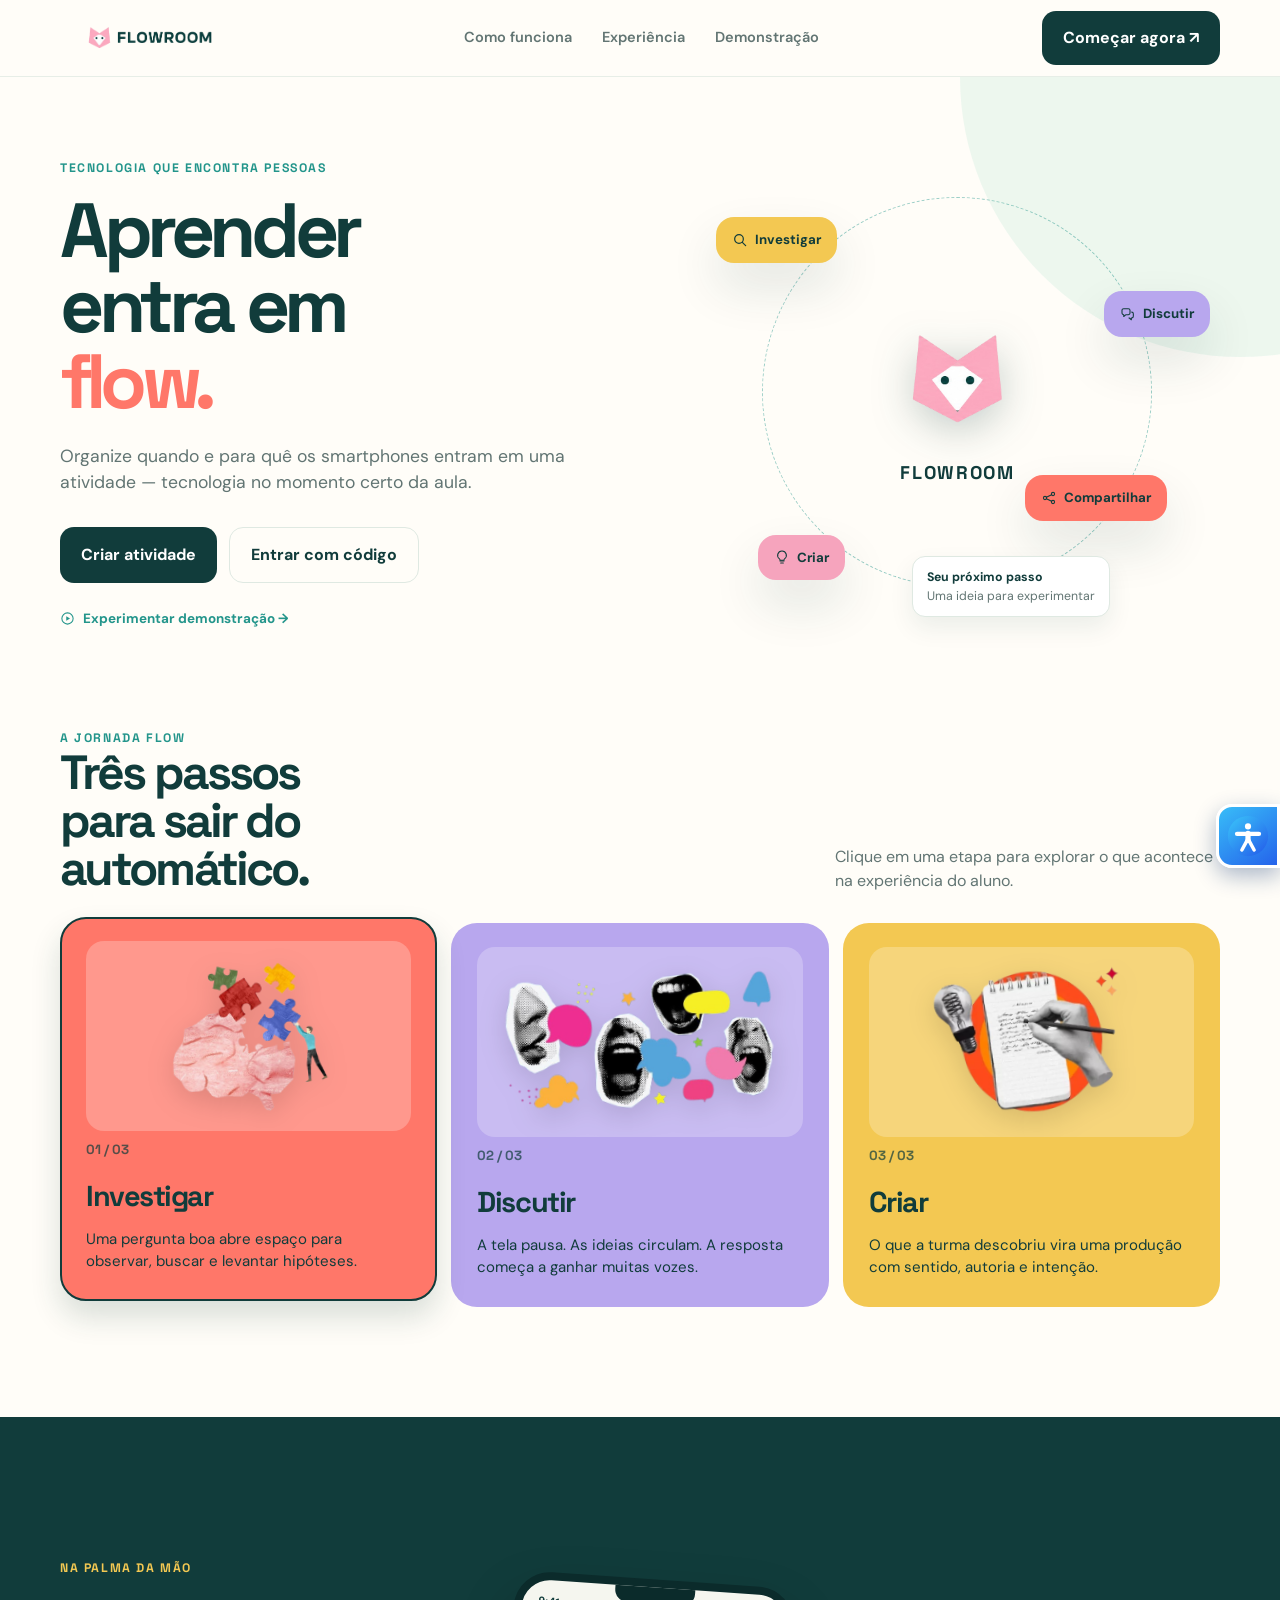
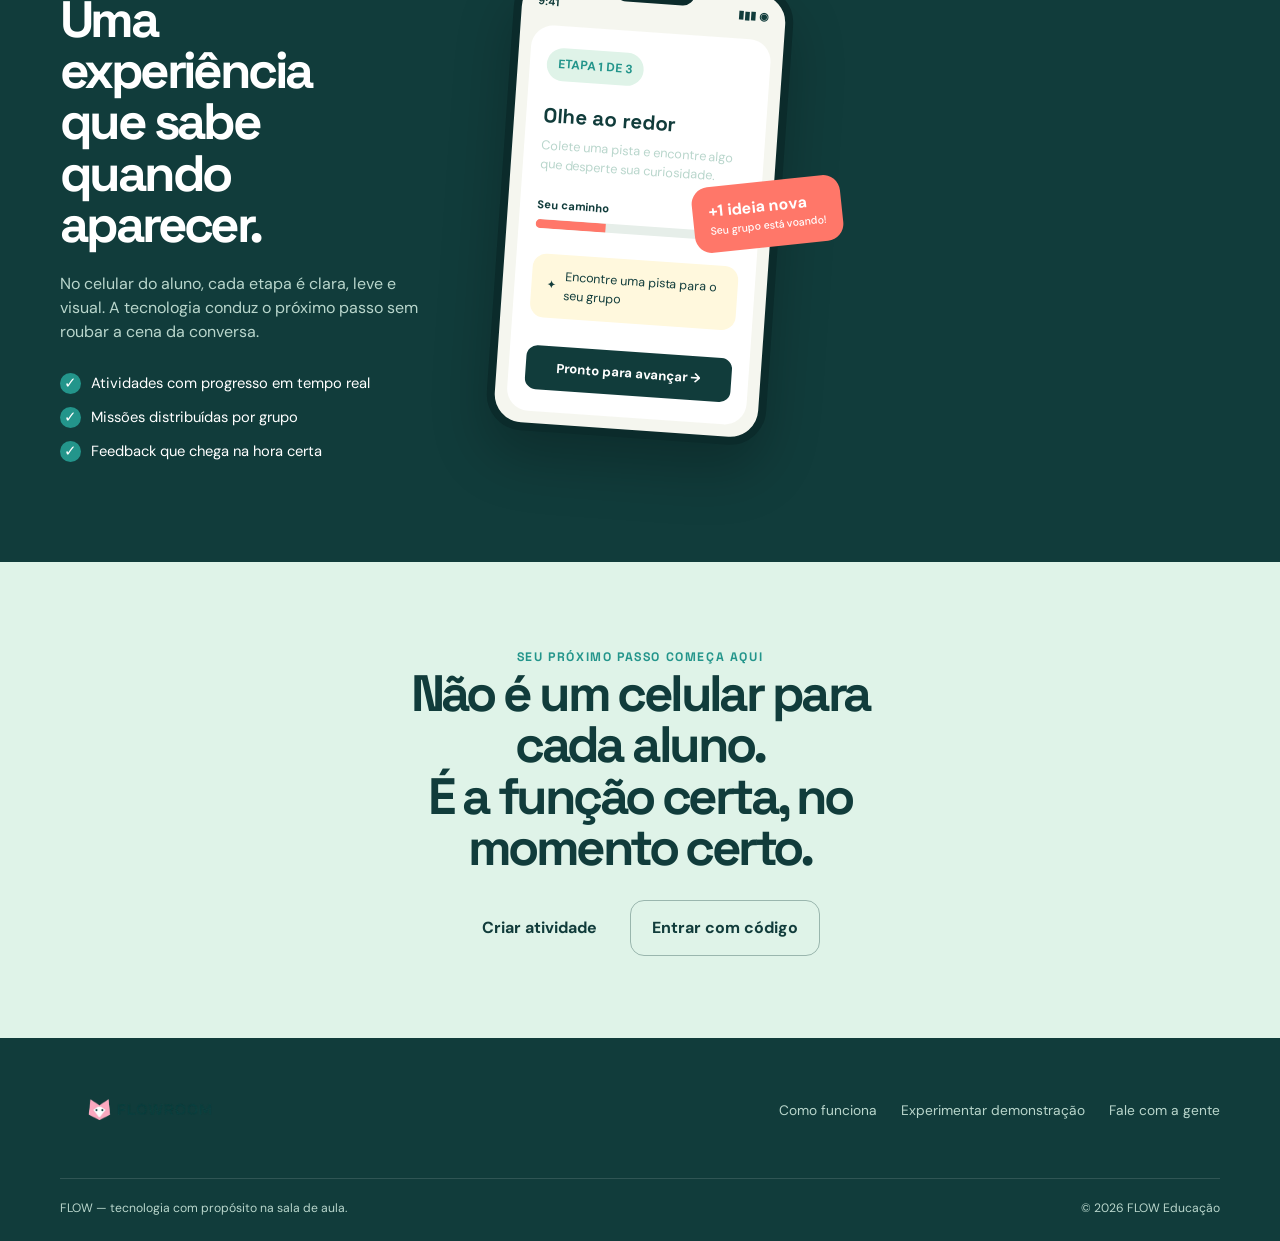
<file: frontend/index.html>
<!doctype html>
<html lang="pt-BR">
  <head>
    <meta charset="utf-8" />
    <meta name="viewport" content="width=device-width,initial-scale=1" />
    <title>FLOW — Aprender no ritmo certo</title>
    <link rel="preconnect" href="https://fonts.googleapis.com" />
    <link rel="preconnect" href="https://fonts.gstatic.com" crossorigin />
    <link
      href="https://fonts.googleapis.com/css2?family=DM+Sans:wght@400;500;600;700&family=Space+Grotesk:wght@500;600;700&display=swap"
      rel="stylesheet"
    />
    <style>
      :root {
        --deep: #113c3b;
        --teal: #23958b;
        --mint: #dff3e8;
        --paper: #fffdf8;
        --muted: #627573;
        --coral: #ff7769;
        --yellow: #f3c852;
        --lilac: #b8a7ee;
        --pink: #f6a4bd;
        --line: #dfe9e2;
        --shadow: 0 24px 50px #113c3b1f;
      }
      * {
        box-sizing: border-box;
        margin: 0;
        padding: 0;
      }
      [hidden] {
        display: none !important;
      }
      html {
        scroll-behavior: smooth;
      }
      body {
        background: var(--paper);
        color: var(--deep);
        font-family: "DM Sans", sans-serif;
        line-height: 1.5;
        overflow-x: hidden;
      }
      h1,
      h2,
      h3,
      .brand,
      .eyebrow {
        font-family: "Space Grotesk", sans-serif;
      }
      a {
        color: inherit;
        text-decoration: none;
      }
      button {
        font: inherit;
      }
      .wrap {
        margin: auto;
        width: min(1160px, calc(100% - 48px));
      }
      .eyebrow {
        color: var(--teal);
        font-size: 0.77rem;
        font-weight: 700;
        letter-spacing: 0.13em;
        text-transform: uppercase;
      }
      .btn {
        align-items: center;
        border: 0;
        border-radius: 14px;
        cursor: pointer;
        display: inline-flex;
        font-weight: 700;
        gap: 10px;
        justify-content: center;
        padding: 15px 21px;
        transition: 0.2s;
      }
      .btn:hover {
        box-shadow: 0 10px 22px #113c3b29;
        transform: translateY(-3px);
      }
      .primary {
        background: var(--deep);
        color: #fff;
      }
      .quiet {
        background: transparent;
        border: 1px solid var(--line);
      }
      :focus-visible {
        outline: 3px solid var(--yellow);
        outline-offset: 3px;
      }
      header {
        background: #fffdf8e8;
        border-bottom: 1px solid #dfe9e2bf;
        backdrop-filter: blur(14px);
        position: sticky;
        top: 0;
        z-index: 10;
      }
      nav {
        align-items: center;
        display: flex;
        justify-content: space-between;
        min-height: 76px;
      }
      .brand {
        align-items: center;
        display: flex;
        font-size: 1.25rem;
        font-weight: 700;
        gap: 9px;
        letter-spacing: 0.08em;
      }
      .navlinks {
        display: flex;
        font-size: 0.91rem;
        font-weight: 600;
        gap: 30px;
      }
      .navlinks a {
        color: var(--muted);
      }
      .navlinks a:hover {
        color: var(--teal);
      }
      .menu {
        background: none;
        border: 0;
        cursor: pointer;
        display: none;
      }
      .menu span {
        background: var(--deep);
        display: block;
        height: 2px;
        margin: 5px;
        width: 23px;
      }
      .hero {
        overflow: hidden;
        padding: 78px 0 40px;
        position: relative;
      }
      .hero:before {
        background: var(--mint);
        border-radius: 50%;
        content: "";
        height: 560px;
        opacity: 0.55;
        position: absolute;
        right: -240px;
        top: -280px;
        width: 560px;
      }
      .hero-grid {
        align-items: center;
        display: grid;
        gap: 64px;
        grid-template-columns: 1fr 0.92fr;
        position: relative;
      }
      .hero h1 {
        font-size: clamp(3rem, 6vw, 5.65rem);
        letter-spacing: -0.07em;
        line-height: 0.98;
        margin: 14px 0 24px;
        max-width: 8ch;
      }
      .hero h1 em {
        color: var(--coral);
        font-style: normal;
      }
      .lead {
        color: var(--muted);
        font-size: 1.1rem;
        max-width: 48ch;
      }
      .actions {
        display: flex;
        flex-wrap: wrap;
        gap: 12px;
        margin-top: 31px;
      }
      .hero-note {
        align-items: center;
        color: var(--teal);
        cursor: pointer;
        display: flex;
        font-size: 0.84rem;
        font-weight: 700;
        gap: 8px;
        margin-top: 26px;
      }
      .hero-note:hover {
        color: var(--deep);
      }
      .flow {
        min-height: 460px;
        position: relative;
      }
      .orbit {
        animation: spin 24s linear infinite;
        border: 1.5px dashed #23958b73;
        border-radius: 50%;
        height: 390px;
        left: 50%;
        position: absolute;
        top: 50%;
        transform: translate(-50%, -50%);
        width: 390px;
      }
      .orbit:after {
        background: var(--coral);
        border: 6px solid var(--paper);
        border-radius: 50%;
        content: "";
        height: 15px;
        left: 41px;
        position: absolute;
        top: 40px;
        width: 15px;
      }
      @keyframes spin {
        to {
          transform: translate(-50%, -50%) rotate(360deg);
        }
      }
      .core {
        align-items: center;
        display: flex;
        flex-direction: column;
        gap: 3px;
        justify-content: center;
        left: 50%;
        position: absolute;
        top: 50%;
        transform: translate(-50%, -50%);
        z-index: 2;
      }
      .core-logo {
        filter: drop-shadow(0 10px 20px #113c3b40);
        height: 158px;
        width: auto;
      }
      .core-name {
        color: var(--deep);
        font-family: "Space Grotesk";
        font-size: 1.15rem;
        font-weight: 700;
        letter-spacing: 0.09em;
      }
      .chip {
        align-items: center;
        animation: float 4.5s ease-in-out infinite;
        border-radius: 18px;
        box-shadow: var(--shadow);
        display: flex;
        font-size: 0.83rem;
        font-weight: 700;
        gap: 7px;
        padding: 13px 16px;
        position: absolute;
        z-index: 3;
      }
      .chip svg {
        flex: none;
        height: 16px;
        width: 16px;
      }
      .one {
        background: var(--yellow);
        left: 4%;
        top: 12%;
      }
      .two {
        animation-delay: -1.6s;
        background: var(--lilac);
        right: 2%;
        top: 28%;
      }
      .three {
        animation-delay: -2.4s;
        background: var(--pink);
        bottom: 9%;
        left: 12%;
      }
      .four {
        animation-delay: -3.2s;
        background: var(--coral);
        bottom: 22%;
        right: 10%;
      }
      @keyframes float {
        50% {
          transform: translateY(-9px) rotate(2deg);
        }
      }
      .caption {
        background: #fff;
        border: 1px solid var(--line);
        border-radius: 13px;
        bottom: 1%;
        box-shadow: 0 11px 25px #113c3b14;
        color: var(--muted);
        font-size: 0.77rem;
        padding: 11px 14px;
        position: absolute;
        right: 21%;
        z-index: 4;
      }
      .caption strong {
        color: var(--deep);
        display: block;
      }
      .intro {
        align-items: end;
        display: flex;
        justify-content: space-between;
        margin-bottom: 30px;
      }
      .intro h2 {
        font-size: clamp(2rem, 4vw, 3rem);
        letter-spacing: -0.06em;
        line-height: 1;
        max-width: 11ch;
      }
      .intro p {
        color: var(--muted);
        max-width: 35ch;
      }
      .step-grid {
        display: grid;
        gap: 14px;
      }
      .step:hover {
        box-shadow: 0 16px 30px #113c3b24;
        transform: translateY(-6px);
      }
      @keyframes iconWiggle {
        0%,
        100% {
          transform: rotate(0);
        }
        30% {
          transform: rotate(-8deg) scale(1.06);
        }
        70% {
          transform: rotate(8deg) scale(1.06);
        }
      }
      .steps {
        padding: 56px 0 110px;
      }
      .step-grid {
        grid-template-columns: repeat(3, 1fr);
      }
      .step {
        border: 2px solid transparent;
        border-radius: 26px;
        cursor: pointer;
        overflow: hidden;
        padding: 22px 24px 26px;
        transition: 0.2s;
      }
      .step.active {
        border-color: var(--deep);
        box-shadow: 0 16px 30px #113c3b29;
        transform: translateY(-6px);
      }
      .step:nth-child(1) {
        background: var(--coral);
      }
      .step:nth-child(2) {
        background: var(--lilac);
      }
      .step:nth-child(3) {
        background: var(--yellow);
      }
      .step small {
        font-family: "Space Grotesk";
        font-weight: 700;
        opacity: 0.7;
      }
      .step h3 {
        font-size: 1.8rem;
        letter-spacing: -0.05em;
        margin-top: 14px;
      }
      .step p {
        font-size: 0.94rem;
        margin-top: 10px;
      }
      .step-art-frame {
        align-items: center;
        background: #ffffff3d;
        border-radius: 18px;
        display: flex;
        height: 190px;
        justify-content: center;
        margin-bottom: 6px;
        overflow: hidden;
      }
      .step-art {
        cursor: pointer;
        filter: drop-shadow(0 8px 14px #00000022);
        max-height: 88%;
        max-width: 88%;
        object-fit: contain;
        transform: rotate(-3deg);
        transition: transform 0.35s cubic-bezier(0.34, 1.56, 0.64, 1);
      }
      .step:hover .step-art {
        transform: rotate(2deg) scale(1.08);
      }
      .app {
        background: var(--deep);
        color: #fff;
        overflow: hidden;
        padding: 100px 0;
      }
      .app-grid {
        align-items: center;
        display: grid;
        gap: 90px;
        grid-template-columns: 0.9fr 1.1fr;
      }
      .app h2 {
        font-size: clamp(2.2rem, 4vw, 3.6rem);
        letter-spacing: -0.07em;
        line-height: 1;
        margin: 15px 0 22px;
        max-width: 9ch;
      }
      .app p {
        color: #b9d6cc;
        max-width: 38ch;
      }
      .app .eyebrow {
        color: var(--yellow);
      }
      .checks {
        display: grid;
        gap: 12px;
        list-style: none;
        margin-top: 28px;
      }
      .checks li {
        align-items: center;
        display: flex;
        font-size: 0.92rem;
        gap: 10px;
      }
      .checks li:before {
        align-items: center;
        background: var(--teal);
        border-radius: 50%;
        content: "✓";
        display: flex;
        height: 21px;
        justify-content: center;
        width: 21px;
      }
      .phone-wrap {
        display: flex;
        justify-content: center;
        position: relative;
      }
      .phone {
        background: #f5f6ef;
        border: 8px solid #0b2b2b;
        border-radius: 36px;
        box-shadow: 0 27px 55px #0000003b;
        color: var(--deep);
        max-width: 280px;
        padding: 12px;
        transform: rotate(4deg);
        width: 100%;
      }
      .phone-top {
        display: flex;
        font-size: 0.68rem;
        font-weight: 700;
        justify-content: space-between;
        padding: 1px 4px 16px;
      }
      .notch {
        background: #0b2b2b;
        border-radius: 0 0 12px 12px;
        height: 16px;
        left: 50%;
        position: absolute;
        top: 0;
        transform: translateX(-50%);
        width: 80px;
      }
      .phone-body {
        background: #fff;
        border-radius: 22px;
        min-height: 370px;
        padding: 22px 17px;
      }
      .pill {
        background: var(--mint);
        border-radius: 100px;
        color: var(--teal);
        display: inline-flex;
        font-size: 0.76rem;
        font-weight: 700;
        padding: 7px 11px;
      }
      .phone h3 {
        font-size: 1.28rem;
        margin: 20px 0 5px;
      }
      .phone-body p {
        font-size: 0.8rem;
      }
      .bar-label {
        display: flex;
        font-size: 0.7rem;
        font-weight: 700;
        justify-content: space-between;
        margin-top: 22px;
      }
      .bar {
        background: #e6eee9;
        border-radius: 10px;
        height: 9px;
        margin-top: 7px;
        overflow: hidden;
      }
      .bar i {
        animation: grow 1.5s ease-out both;
        background: var(--coral);
        display: block;
        height: 100%;
        width: 72%;
      }
      @keyframes grow {
        from {
          width: 0;
        }
      }
      .task {
        align-items: center;
        background: #fff8dd;
        border-radius: 14px;
        display: flex;
        font-size: 0.78rem;
        gap: 6px;
        margin-top: 25px;
        padding: 13px;
      }
      .task svg {
        flex: none;
        height: 14px;
        width: 14px;
      }
      .phone-btn {
        background: var(--deep);
        border: 0;
        border-radius: 11px;
        color: #fff;
        cursor: pointer;
        font-size: 0.82rem;
        font-weight: 700;
        margin-top: 28px;
        padding: 12px;
        width: 100%;
      }
      .phone-btn.done {
        background: var(--teal);
      }
      .badge {
        background: var(--coral);
        border-radius: 17px;
        font-weight: 700;
        padding: 13px 16px;
        position: absolute;
        right: -4%;
        top: 44%;
        transform: rotate(-6deg);
      }
      .badge small {
        display: block;
        font-size: 0.66rem;
        font-weight: 500;
      }
      .final {
        background: var(--mint);
        padding: 82px 0;
        text-align: center;
      }
      .final h2 {
        font-size: clamp(2.2rem, 4vw, 3.7rem);
        letter-spacing: -0.07em;
        line-height: 1;
        margin: auto;
        max-width: 14ch;
      }
      .final p {
        color: #5c3f3e;
        margin: 18px auto 27px;
      }
      .final .btn.primary {
        background: var(--deep);
        color: #fff;
      }
      .final .btn.quiet {
        background: transparent;
        border: 1.5px solid #113c3b55;
        color: var(--deep);
      }
      .final .btn.quiet:hover {
        background: #113c3b14;
      }
      footer {
        background: var(--deep);
        color: #b9d6cc;
        padding: 42px 0 24px;
      }
      .foot-top,
      .foot-bottom {
        align-items: center;
        display: flex;
        justify-content: space-between;
      }
      .foot-links {
        display: flex;
        font-size: 0.86rem;
        gap: 24px;
      }
      .foot-bottom {
        border-top: 1px solid #ffffff21;
        font-size: 0.76rem;
        margin-top: 38px;
        padding-top: 20px;
      }
      @media (max-width: 860px) {
        .hero-grid,
        .app-grid {
          grid-template-columns: 1fr;
          gap: 35px;
        }
        .hero-copy {
          text-align: center;
        }
        .hero-copy h1,
        .hero-copy .lead {
          margin-left: auto;
          margin-right: auto;
        }
        .actions,
        .hero-note {
          justify-content: center;
        }
        .app {
          text-align: center;
        }
        .app h2,
        .app p {
          margin-left: auto;
          margin-right: auto;
        }
        .checks {
          justify-content: center;
        }
        .phone-wrap {
          margin-top: 12px;
        }
        .intro {
          align-items: start;
          flex-direction: column;
          gap: 16px;
        }
      }
      @media (max-width: 600px) {
        .wrap {
          width: min(100% - 36px, 520px);
        }
        .navlinks {
          background: var(--paper);
          border-bottom: 1px solid var(--line);
          display: none;
          flex-direction: column;
          gap: 18px;
          left: 0;
          padding: 22px;
          position: absolute;
          right: 0;
          top: 76px;
        }
        .navlinks.open {
          display: flex;
        }
        .menu {
          display: block;
        }
        .nav-cta {
          display: none;
        }
        .hero {
          padding: 56px 0;
        }
        .hero h1 {
          font-size: clamp(2.9rem, 14vw, 4.3rem);
        }
        .flow {
          min-height: 355px;
        }
        .orbit {
          height: 275px;
          width: 275px;
        }
        .core-logo {
          height: 122px;
        }
        .core-name {
          font-size: 1rem;
        }
        .chip {
          font-size: 0.72rem;
          padding: 10px 11px;
        }
        .caption {
          bottom: 0;
          right: 9%;
        }
        .step-grid {
          display: flex;
          overflow-x: auto;
          scroll-snap-type: x mandatory;
          scrollbar-width: none;
        }
        .step-grid::-webkit-scrollbar {
          display: none;
        }
        .step {
          flex: 0 0 82%;
          scroll-snap-align: start;
        }
        .steps {
          padding: 78px 0;
        }
        .step-art-frame {
          height: 150px;
        }
        .app {
          padding: 73px 0;
        }
        .phone {
          transform: rotate(2deg);
        }
        .badge {
          right: 2%;
        }
        .foot-top,
        .foot-bottom {
          align-items: flex-start;
          flex-direction: column;
          gap: 20px;
        }
        .foot-links {
          flex-wrap: wrap;
          gap: 14px 20px;
        }
      }
      html[data-theme="dark"] {
        background: #0f1513;
        filter: invert(1) hue-rotate(180deg);
      }
      html[data-theme="dark"] img,
      html[data-theme="dark"] video {
        filter: invert(1) hue-rotate(180deg);
      }
      html[data-theme="dark"] .access-launcher {
        filter: invert(1) hue-rotate(180deg);
      }
      html[data-theme="dark"] .ambient-orb,
      html[data-theme="dark"] .ambient-glass,
      html[data-theme="dark"] .ambient-ring,
      html[data-theme="dark"] .ambient-sparkle,
      html[data-theme="dark"] .ambient-ribbon,
      html[data-theme="dark"] .ambient-grid,
      html[data-theme="dark"] .ambient-dust i {
        filter: invert(1) hue-rotate(180deg) brightness(1.5) saturate(1.35);
      }
      @media (prefers-reduced-motion: reduce) {
        *,
        *:before,
        *:after {
          animation-duration: 0.01ms !important;
          scroll-behavior: auto !important;
          transition-duration: 0.01ms !important;
        }
      }
    </style>
    <style>
      .app-layer {
        background: #f4f7f2;
        display: none;
        inset: 0;
        min-height: 100vh;
        overflow: auto;
        position: fixed;
        z-index: 30;
      }
      .app-layer.open {
        display: block;
      }
      .app-bar {
        align-items: center;
        background: #fffdf8;
        border-bottom: 1px solid var(--line);
        display: flex;
        justify-content: space-between;
        padding: 18px max(22px, calc((100% - 1120px) / 2));
        position: sticky;
        top: 0;
        z-index: 2;
      }
      .app-brand {
        align-items: center;
        display: flex;
        font-family: "Space Grotesk";
        font-size: 1.1rem;
        font-weight: 700;
        gap: 8px;
        letter-spacing: 0.06em;
      }
      .app-close {
        background: transparent;
        border: 1px solid var(--line);
        border-radius: 10px;
        color: var(--deep);
        cursor: pointer;
        font-weight: 700;
        padding: 9px 13px;
      }
      .app-wrap {
        margin: auto;
        max-width: 1060px;
        padding: 52px 24px 80px;
      }
      .app-page {
        display: none;
        animation: pageIn 0.35s ease both;
      }
      .app-page.active {
        display: block;
      }
      @keyframes pageIn {
        from {
          opacity: 0;
        }
        to {
          opacity: 1;
        }
      }
      .app-kicker-one{
            margin: 10px 0 14px;

      }
      .app-kicker {
        color: var(--teal);
        font-family: "Space Grotesk";
        font-size: 0.75rem;
        font-weight: 700;
        letter-spacing: 0.14em;
        text-transform: uppercase;
      }
      .app-heading {
        font-family: "Space Grotesk";
        font-size: clamp(2.3rem, 5vw, 4.7rem);
        letter-spacing: -0.07em;
        line-height: 0.98;
        margin: 13px 0 18px;
        max-width: 11ch;
      }
      .app-copy {
        color: var(--muted);
        font-size: 1rem;
        max-width: 48ch;
      }
      .app-grid {
        display: grid;
        gap: 20px;
        grid-template-columns: repeat(3, 1fr);
        margin-top: 38px;
      }
      .app-grid.cols-4 {
        grid-template-columns: repeat(4, 1fr);
      }
      @media (max-width: 860px) {
        .app-grid.cols-4 {
          grid-template-columns: repeat(2, 1fr);
        }
      }
      @media (max-width: 560px) {
        .app-grid.cols-4 {
          grid-template-columns: 1fr;
        }
      }
      .role-tag.presencial {
        background: var(--teal);
        color: #fff;
      }
      .app-choice,
      .app-card {
        background: #fff;
        border: 1px solid var(--line);
        border-radius: 20px;
        padding: 24px;
        text-align: left;
      }
      .app-choice {
        border: 2px solid transparent;
        cursor: pointer;
        min-height: 190px;
        transition: transform 0.35s cubic-bezier(0.25, 1, 0.5, 1), box-shadow 0.35s cubic-bezier(0.25, 1, 0.5, 1),
          border-color 0.35s cubic-bezier(0.25, 1, 0.5, 1);
      }
      .app-choice:hover {
        border-color: var(--teal);
        box-shadow: var(--shadow);
        transform: translateY(-4px) scale(1.02);
      }
      .app-choice:active {
        transform: translateY(-1px) scale(0.97);
      }
      .app-choice.is-picked {
        border-color: var(--ink);
        transform: scale(1.04);
      }
      .app-choice:nth-child(1) {
        background: var(--mint);
      }
      .app-choice:nth-child(2) {
        background: #fff1dc;
      }
      .app-choice:nth-child(3) {
        background: #f5efff;
      }
      .app-choice strong {
        display: block;
        font-family: "Space Grotesk";
        font-size: 1.35rem;
        margin: 40px 0 6px;
      }
      .app-choice p,
      .app-card p {
        color: var(--muted);
        font-size: 0.88rem;
      }
      .app-icon {
        display: inline-flex;
      }
      .app-icon svg {
        height: 30px;
        width: 30px;
      }
      .app-choice:hover .app-icon svg {
        animation: iconWiggle 0.6s ease;
      }
      .app-form {
        background: #fff;
        border: 1px solid var(--line);
        border-radius: 24px;
        margin-top: 30px;
        max-width: 510px;
        padding: 28px;
      }
      .field {
        display: grid;
        gap: 7px;
        margin-bottom: 17px;
      }
      .field label {
        font-size: 0.8rem;
        font-weight: 700;
      }
      .field input,
      .field textarea,
      .select-like {
        background: #fbfcf8;
        border: 1px solid #cfded4;
        border-radius: 11px;
        color: var(--deep);
        font: inherit;
        padding: 13px 14px;
        width: 100%;
      }
      .field textarea {
        min-height: 130px;
        resize: vertical;
      }
      .form-actions {
        display: flex;
        flex-wrap: wrap;
        gap: 10px;
        margin-top: 25px;
      }
      .app-btn {
        background: var(--deep);
        border: 0;
        border-radius: 11px;
        color: #fff;
        cursor: pointer;
        font-weight: 700;
        padding: 13px 18px;
      }
      .app-btn.alt {
        background: transparent;
        border: 1px solid var(--line);
        color: var(--deep);
      }
      .flow-status {
        align-items: center;
        background: var(--mint);
        border-radius: 14px;
        color: var(--teal);
        display: inline-flex;
        font-size: 0.78rem;
        font-weight: 700;
        gap: 8px;
        padding: 9px 12px;
      }
      .flow-status:before {
        background: var(--teal);
        border-radius: 50%;
        content: "";
        height: 8px;
        width: 8px;
      }
      .step-strip {
        display: flex;
        gap: 8px;
        margin: 30px 0;
      }
      .step-dot {
        background: #dce8df;
        border-radius: 50px;
        color: var(--muted);
        font-size: 0.75rem;
        font-weight: 700;
        padding: 8px 12px;
      }
      .step-dot.current {
        background: var(--deep);
        color: #fff;
      }
      .room-code {
        background: var(--deep);
        border-radius: 26px;
        color: #fff;
        display: inline-block;
        font-family: "Space Grotesk";
        font-size: clamp(3rem, 9vw, 6.5rem);
        letter-spacing: 0.14em;
        line-height: 1;
        padding: 28px 34px;
      }
      .room-layout {
        align-items: start;
        display: grid;
        gap: 20px;
        grid-template-columns: 1.15fr 0.85fr;
        margin-top: 35px;
      }
      .member-list {
        display: grid;
        gap: 9px;
        margin-top: 18px;
      }
      .member {
        align-items: center;
        background: #f7faf5;
        border: 1px solid var(--line);
        border-radius: 11px;
        display: flex;
        justify-content: space-between;
        padding: 12px 14px;
      }
      .member b {
        font-size: 0.9rem;
      }
      .member small {
        color: var(--muted);
      }
      .progress-track {
        background: #e5eee6;
        border-radius: 20px;
        height: 12px;
        margin: 15px 0 25px;
        overflow: hidden;
      }
      .progress-track i {
        background: var(--teal);
        border-radius: 20px;
        display: block;
        height: 100%;
        width: 75%;
      }
      .group-grid {
        display: grid;
        gap: 10px;
        grid-template-columns: repeat(2, 1fr);
        margin-top: 18px;
      }
      .group-box {
        background: #f8faf7;
        border: 1px solid var(--line);
        border-radius: 12px;
        padding: 14px;
      }
      .group-box-heading {
        align-items: center;
        display: flex;
        flex-wrap: wrap;
        gap: 6px 12px;
        justify-content: space-between;
      }
      .group-box strong {
        white-space: nowrap;
      }
      .group-count {
        color: var(--muted);
        font-size: 0.82rem;
        font-weight: 700;
        white-space: nowrap;
      }
      .group-box small {
        color: var(--muted);
        display: block;
        margin-top: 5px;
      }
      .mode-card {
        border-radius: 26px;
        margin-top: 32px;
        padding: 42px 34px;
      }
      .mode-card.digital {
        background: var(--mint);
      }
      .mode-card.presential {
        background: var(--deep);
        color: #fff;
        max-width: 700px;
      }
      .mode-card.presential .app-copy {
        color: #b9d6cc;
      }
      .mode-card h2 {
        font-family: "Space Grotesk";
        font-size: clamp(2.2rem, 5vw, 4.8rem);
        letter-spacing: -0.07em;
        line-height: 0.96;
        margin: 18px 0;
        max-width: 10ch;
      }
      .mode-card.presential h2 {
        max-width: 11ch;
      }
      .role-tag {
        background: var(--yellow);
        border-radius: 100px;
        display: inline-block;
        font-size: 0.74rem;
        font-weight: 700;
        padding: 7px 11px;
      }
      .quote-mark {
        color: var(--coral);
        font-size: 4rem;
        line-height: 0.7;
      }
      .result-stat {
        display: grid;
        gap: 12px;
        grid-template-columns: repeat(3, 1fr);
        margin: 30px 0;
      }
      .result-stat div {
        background: #fff;
        border: 1px solid var(--line);
        border-radius: 16px;
        padding: 18px;
      }
      .result-stat b {
        display: block;
        font-family: "Space Grotesk";
        font-size: 2rem;
      }
      .result-stat span {
        color: var(--muted);
        font-size: 0.78rem;
      }
      .demo-progress {
        align-items: center;
        display: flex;
        gap: 10px;
        margin: 25px 0;
      }
      .demo-progress i {
        background: var(--teal);
        border-radius: 10px;
        display: block;
        height: 6px;
        width: 24%;
      }
      .demo-progress i:nth-child(2) {
        background: #c9d9ce;
        width: 24%;
      }
      .demo-progress i:nth-child(3) {
        background: #c9d9ce;
        width: 24%;
      }
      .demo-progress i:nth-child(4) {
        background: #c9d9ce;
        width: 24%;
      }
      .app-note {
        color: var(--muted);
        font-size: 0.82rem;
        margin-top: 15px;
      }
      .app-back {
        background: none;
        border: 0;
        color: var(--teal);
        cursor: pointer;
        display: block;
        font-size: 0.85rem;
        font-weight: 700;
        margin-bottom: 22px;
        padding: 0;
      }
      .screen-actions {
        align-items: center;
        display: flex;
        flex-wrap: wrap;
        gap: 10px 18px;
        margin-top: 28px;
      }
      .screen-actions .app-back {
        margin-bottom: 0;
      }
      @keyframes cardIn {
        from {
          opacity: 0;
          transform: translateY(10px);
        }
        to {
          opacity: 1;
          transform: none;
        }
      }
      .app-card,
      .member,
      .group-box,
      .result-stat > div,
      .app-choice,
      .step-dot {
        animation: cardIn 0.45s ease both;
      }
      .member:nth-child(2),
      .group-box:nth-child(2),
      .result-stat > div:nth-child(2),
      .app-choice:nth-child(2),
      .step-dot:nth-child(2) {
        animation-delay: 0.07s;
      }
      .member:nth-child(3),
      .group-box:nth-child(3),
      .result-stat > div:nth-child(3),
      .app-choice:nth-child(3),
      .step-dot:nth-child(3) {
        animation-delay: 0.14s;
      }
      .member:nth-child(4),
      .group-box:nth-child(4) {
        animation-delay: 0.21s;
      }
      .progress-track i,
      .demo-progress i {
        animation: grow 1.1s ease-out both;
      }
      .flow-status:before {
        animation: statusDotPulse 1.8s ease-in-out infinite;
      }
      @keyframes statusDotPulse {
        50% {
          box-shadow: 0 0 0 5px #23958b22;
        }
      }
      .mode-card.presential {
        animation: presentialBreathe 5s ease-in-out infinite;
        box-shadow: 0 20px 45px #0000001c;
      }
      @keyframes presentialBreathe {
        50% {
          box-shadow: 0 30px 60px #00000030;
        }
      }
      .step-dot.current {
        animation:
          cardIn 0.45s ease both,
          currentStepPulse 2.2s ease-in-out 0.45s infinite;
      }
      @keyframes currentStepPulse {
        50% {
          box-shadow: 0 0 0 6px #113c3b1c;
        }
      }
      .role-tag {
        animation: tagPop 0.4s cubic-bezier(0.34, 1.56, 0.64, 1) both;
      }
      @keyframes tagPop {
        from {
          opacity: 0;
          transform: scale(0.6);
        }
        to {
          opacity: 1;
          transform: scale(1);
        }
      }
      @keyframes checkPop {
        0% {
          transform: scale(0);
        }
        70% {
          transform: scale(1.2);
        }
        100% {
          transform: scale(1);
        }
      }
      .member span,
      .group-box strong span {
        display: inline-block;
        animation: checkPop 0.35s ease both;
      }
      .pending {
        animation: pendingBlink 1.6s ease-in-out infinite;
      }
      @keyframes pendingBlink {
        50% {
          opacity: 0.4;
        }
      }
      .room-code {
        animation: cardIn 0.5s ease both;
      }
      .deco-sparkle {
        animation: sparkleTwinkle 2.6s ease-in-out infinite;
        color: var(--coral);
        cursor: default;
        display: block;
        height: 26px;
        width: 26px;
      }
      @keyframes sparkleTwinkle {
        0%,
        100% {
          transform: scale(0.82) rotate(0);
          opacity: 0.65;
        }
        50% {
          transform: scale(1.15) rotate(18deg);
          opacity: 1;
        }
      }
      .deco-squiggle {
        color: var(--lilac);
        display: block;
        height: 20px;
        width: 70px;
      }
      .deco-squiggle path {
        animation: squiggleDraw 3s ease-in-out infinite;
      }
      @keyframes squiggleDraw {
        0%,
        100% {
          stroke-dashoffset: 0;
        }
        50% {
          stroke-dashoffset: 14;
        }
      }
      .deco-panel {
        align-items: center;
        display: flex;
        flex-direction: column;
        gap: 10px;
        justify-content: center;
        margin-top: 22px;
        padding: 14px 0;
      }
      .deco-dust {
        height: 0;
        overflow: visible;
        position: relative;
        width: 0;
      }
      .deco-dust i {
        animation: dustFloat 5s ease-in-out infinite;
        background: #fff;
        border-radius: 50%;
        opacity: 0.55;
        position: absolute;
      }
      @keyframes dustFloat {
        0%,
        100% {
          transform: translateY(0);
          opacity: 0.3;
        }
        50% {
          transform: translateY(-14px);
          opacity: 0.8;
        }
      }
      .demo-head {
        align-items: center;
        display: flex;
        gap: 24px;
        justify-content: space-between;
      }
      .demo-art {
        cursor: pointer;
        filter: drop-shadow(0 16px 26px #00000022);
        flex: none;
        transform: rotate(-6deg);
        transition: transform 0.35s cubic-bezier(0.34, 1.56, 0.64, 1);
        width: 170px;
      }
      .demo-art:hover {
        transform: rotate(2deg) scale(1.06);
      }
      .app-card.has-art {
        overflow: hidden;
        padding-right: 100px;
        position: relative;
      }
      .card-art {
        bottom: -8px;
        cursor: pointer;
        filter: drop-shadow(0 10px 16px #00000030);
        position: absolute;
        right: -10px;
        transform: rotate(6deg);
        transition: transform 0.3s cubic-bezier(0.34, 1.56, 0.64, 1);
        width: 112px;
        z-index: 2;
      }
      .app-choice:hover .card-art,
      .app-card:hover .card-art {
        transform: rotate(-2deg) scale(1.08);
      }
      @media (max-width: 700px) {
        .demo-head {
          flex-direction: column;
        }
        .app-card.has-art {
          padding-right: 24px;
        }
        .card-art {
          position: static;
          transform: none;
          margin-top: 17px;
          width: 140px;
        }
      }
      .mode-card.digital h2 {
        animation: roleReveal 0.5s ease 0.15s both;
      }
      @keyframes roleReveal {
        from {
          opacity: 0;
          transform: translateX(-14px);
        }
        to {
          opacity: 1;
          transform: none;
        }
      }
      .result-stat b {
        animation: statPop 0.5s cubic-bezier(0.34, 1.56, 0.64, 1) 0.2s both;
      }
      @keyframes statPop {
        from {
          opacity: 0;
          transform: scale(0.5);
        }
        to {
          opacity: 1;
          transform: scale(1);
        }
      }
      @media (max-width: 700px) {
        .app-wrap {
          padding: 38px 18px 60px;
        }
        .app-grid,
        .room-layout {
          grid-template-columns: 1fr;
        }
        .result-stat {
          grid-template-columns: 1fr 1fr;
        }
        .result-stat div:last-child {
          grid-column: span 2;
        }
        .room-code {
          font-size: 3.2rem;
          padding: 22px 20px;
        }
        .mode-card {
          padding: 30px 24px;
        }
        .app-bar {
          padding-left: 18px;
          padding-right: 18px;
        }
      }
      @media (max-width: 420px) {
        .wrap {
          width: calc(100% - 28px);
        }
        .hero {
          padding-top: 42px;
        }
        .hero h1 {
          font-size: clamp(2.65rem, 14vw, 3.6rem);
        }
        .hero-note {
          align-items: flex-start;
          font-size: 0.76rem;
          text-align: left;
        }
        .actions .btn {
          flex: 1 1 100%;
          width: 100%;
        }
        .flow {
          min-height: 320px;
        }
        .orbit {
          height: 245px;
          width: 245px;
        }
        .core-logo {
          height: 98px;
        }
        .core-name {
          font-size: 0.85rem;
        }
        .chip {
          font-size: 0.65rem;
          padding: 8px 9px;
        }
        .one {
          left: 0;
        }
        .two {
          right: 0;
          top: 22%;
        }
        .three {
          left: 3%;
        }
        .four {
          bottom: 26%;
          right: 4%;
        }
        .caption {
          font-size: 0.67rem;
          right: 0;
        }
        .app-bar {
          min-height: 64px;
        }
        .app-brand {
          font-size: 0.95rem;
        }
        .app-close {
          font-size: 0.72rem;
          padding: 8px 9px;
        }
        .app-wrap {
          padding: 30px 14px 48px;
        }
        .app-heading {
          font-size: clamp(2.15rem, 12vw, 3.25rem);
          max-width: 100%;
        }
        .app-copy {
          font-size: 0.92rem;
        }
        .app-grid {
          margin-top: 25px;
        }
        .app-choice,
        .app-card {
          border-radius: 16px;
          padding: 18px;
        }
        .app-choice {
          min-height: 150px;
        }
        .app-choice strong {
          font-size: 1.15rem;
          margin-top: 24px;
        }
        .app-form {
          border-radius: 17px;
          padding: 19px;
        }
        .step-strip {
          margin: 22px 0;
          max-width: 100%;
          overflow-x: auto;
          padding-bottom: 5px;
          scrollbar-width: none;
        }
        .step-strip::-webkit-scrollbar {
          display: none;
        }
        .step-dot {
          flex: 0 0 auto;
          font-size: 0.68rem;
          padding: 7px 9px;
        }
        .room-code {
          font-size: 2.65rem;
          letter-spacing: 0.1em;
          max-width: 100%;
          padding: 20px 14px;
        }
        .room-layout {
          margin-top: 25px;
        }
        .mode-card {
          border-radius: 20px;
          padding: 25px 18px;
        }
        .mode-card h2 {
          font-size: clamp(2.1rem, 12vw, 3.2rem);
          max-width: 100%;
        }
        .result-stat {
          gap: 8px;
          grid-template-columns: 1fr 1fr;
        }
        .result-stat div {
          padding: 13px;
        }
        .result-stat b {
          font-size: 1.55rem;
        }
        .result-stat div:last-child {
          grid-column: span 2;
        }
        .screen-actions .app-btn {
          width: 100%;
        }
        .app-btn {
          max-width: 100%;
          white-space: normal;
          width: 100%;
        }
        .field input,
        .field textarea,
        .select-like {
          font-size: 16px;
        }
        .form-actions {
          flex-direction: column;
        }
        .app-heading {
          font-size: clamp(1.85rem, 9vw, 2.6rem);
          margin: 10px 0 14px;
        }
        .group-grid {
          grid-template-columns: 1fr;
        }
        .flow {
          align-items: center;
          display: flex;
          flex-direction: column;
          gap: 12px;
          min-height: auto;
          padding: 8px 0 4px;
        }
        .orbit {
          display: none;
        }
        .core {
          position: static;
          transform: none;
        }
        .chip {
          animation: none;
          justify-content: center;
          position: static;
          width: 100%;
        }
        .caption {
          margin-top: 4px;
          position: static;
          width: 100%;
        }
        .app-wrap {
          padding-bottom: 28px;
        }
        .screen-actions,
        .form-actions {
          background: linear-gradient(to top, var(--paper) 62%, #fffdf800);
          bottom: 0;
          margin: 18px -14px -30px;
          padding: 16px 14px calc(env(safe-area-inset-bottom, 0px) + 22px);
          position: sticky;
          z-index: 4;
        }
        .app-btn {
          transition: transform 0.15s ease, box-shadow 0.15s ease;
        }
        .app-btn:active {
          box-shadow: none;
          transform: scale(0.96);
        }
        .app-card:active {
          transform: scale(0.99);
        }
        .member,
        .group-box {
          transition: transform 0.15s ease;
        }
        .member:active,
        .group-box:active {
          transform: scale(0.98);
        }
      }
      .app-tabs {
        display: flex;
        gap: 5px;
        margin: 0 auto;
        overflow-x: auto;
        padding: 3px;
        scrollbar-width: none;
      }
      .app-tabs::-webkit-scrollbar {
        display: none;
      }
      .app-tab {
        background: transparent;
        border: 0;
        border-radius: 9px;
        color: var(--muted);
        cursor: pointer;
        font-size: 0.78rem;
        font-weight: 700;
        padding: 9px 12px;
        white-space: nowrap;
      }
      .app-tab:hover,
      .app-tab:focus-visible {
        background: var(--mint);
        color: var(--deep);
      }
      @media (max-width: 700px) {
        .app-bar {
          gap: 10px;
        }
        .app-tabs {
          order: 3;
          width: 100%;
        }
        .app-bar {
          flex-wrap: wrap;
        }
        .app-bar .app-brand {
          margin-right: auto;
        }
        .app-close {
          order: 2;
        }
        .app-tabs {
          order: 3;
        }
        .app-tabs .app-tab {
          font-size: 0.72rem;
          padding: 8px 10px;
        }
      }
      .ambient-bg {
        inset: 0;
        overflow: hidden;
        pointer-events: none;
        position: fixed;
        z-index: -1;
      }
      .ambient-orb {
        animation: ambientFloat 9s ease-in-out infinite, ambientHue 12s ease-in-out infinite;
        border-radius: 50%;
        cursor: pointer;
        pointer-events: auto;
        position: absolute;
        transition: scale 0.35s cubic-bezier(0.25, 1, 0.5, 1), box-shadow 0.35s cubic-bezier(0.25, 1, 0.5, 1);
      }
      .ambient-orb:hover {
        scale: 1.1;
      }
      .ambient-orb.pink {
        animation: ambientPinkEnter 0.9s ease-out both, ambientFloat 9s ease-in-out 0.9s infinite,
          ambientHue 12s ease-in-out 0.9s infinite;
        background: radial-gradient(circle at 32% 26%, #fff, var(--pink) 45%, #e37fa0 100%);
        box-shadow: 0 0 60px #f5a6be66;
        height: 110px;
        left: -8%;
        top: -10%;
        width: 110px;
      }
      @keyframes ambientPinkEnter {
        from {
          opacity: 0;
          transform: translate(-26px, -20px);
        }
        to {
          opacity: 1;
          transform: translate(0, 0);
        }
      }
      .ambient-orb.yellow {
        animation-delay: -3s, -4s;
        background: radial-gradient(circle at 32% 26%, #fff, var(--yellow) 45%, #d9a92e 100%);
        box-shadow: 0 0 70px #f3c85266;
        height: 190px;
        right: 8%;
        top: 20%;
        width: 190px;
      }
      .ambient-orb.yellow:hover {
        box-shadow: 0 0 100px #f3c852cc;
      }
      .ambient-orb.teal {
        animation-delay: -6s, -8s;
        background: radial-gradient(circle at 32% 26%, #fff, var(--teal) 45%, #166a63 100%);
        box-shadow: 0 0 50px #23958b55;
        bottom: -6%;
        height: 120px;
        left: -5%;
        width: 120px;
      }
      .ambient-orb.coral {
        animation-delay: -2s, -6s;
        background: radial-gradient(circle at 32% 26%, #fff, var(--coral) 45%, #d95a4d 100%);
        box-shadow: 0 0 55px #ff776955;
        bottom: -8%;
        height: 100px;
        right: -6%;
        width: 100px;
      }
      @keyframes ambientFloat {
        50% {
          transform: translateY(-22px) translateX(10px);
        }
      }
      @keyframes ambientHue {
        50% {
          filter: hue-rotate(20deg);
        }
      }
      .ambient-glass {
        animation: ambientDrift 13s ease-in-out infinite;
        backdrop-filter: blur(8px);
        background: linear-gradient(135deg, #ffffff66, #ffffff14);
        border: 1px solid #ffffff77;
        border-radius: 32px;
        position: absolute;
      }
      .ambient-glass.one {
        height: 110px;
        right: 16%;
        top: 6%;
        transform: rotate(18deg);
        width: 170px;
      }
      .ambient-glass.two {
        animation-delay: -5s;
        bottom: 8%;
        height: 90px;
        right: 12%;
        transform: rotate(-14deg);
        width: 140px;
      }
      @keyframes ambientDrift {
        50% {
          transform: translateY(16px) rotate(6deg);
        }
      }
      .ambient-sparkle {
        animation: sparkleTwinkleAmb 2.4s ease-in-out infinite;
        cursor: pointer;
        filter: drop-shadow(0 0 6px currentColor);
        height: 22px;
        pointer-events: auto;
        position: absolute;
        transition: transform 0.25s ease;
        width: 22px;
      }
      .ambient-sparkle:hover {
        transform: scale(1.35) rotate(10deg);
      }
      .ambient-sparkle.a {
        color: var(--coral);
        left: 22%;
        top: 32%;
      }
      .ambient-sparkle.b {
        animation-delay: -1s;
        color: var(--lilac);
        right: 24%;
        top: 62%;
      }
      .ambient-sparkle.c {
        animation-delay: -1.8s;
        color: var(--teal);
        left: 42%;
        top: 8%;
      }
      @keyframes sparkleTwinkleAmb {
        0%,
        100% {
          opacity: 0.6;
          transform: scale(0.8) rotate(0);
        }
        50% {
          opacity: 1;
          transform: scale(1.15) rotate(18deg);
        }
      }
      .ambient-ring {
        animation: ambientSpin 34s linear infinite;
        border: 1.5px dashed #23958b73;
        border-radius: 50%;
        cursor: pointer;
        pointer-events: auto;
        position: absolute;
        transition: transform 0.3s ease;
      }
      .ambient-ring:hover {
        transform: scale(1.08);
      }
      @keyframes ambientSpin {
        to {
          transform: rotate(360deg);
        }
      }
      .ambient-dust {
        inset: 0;
        position: absolute;
      }
      .ambient-dust i {
        animation: ambientDust 6s ease-in-out infinite;
        background: #fff;
        border-radius: 50%;
        box-shadow: 0 0 6px #fff;
        opacity: 0.7;
        position: absolute;
      }
      @keyframes ambientDust {
        50% {
          opacity: 0.15;
          transform: translateY(-16px);
        }
      }
      .ambient-grid {
        animation: ambientGridIn 1.5s ease both;
        background-image: linear-gradient(#12151022 1px, transparent 1px),
          linear-gradient(90deg, #12151022 1px, transparent 1px);
        background-size: 34px 34px;
        inset: 0;
        mask-image: radial-gradient(ellipse 65% 55% at 68% 30%, #000 35%, transparent 78%);
        -webkit-mask-image: radial-gradient(ellipse 65% 55% at 68% 30%, #000 35%, transparent 78%);
        position: absolute;
        width: 100%;
        height: 100%;
      }
      @keyframes ambientGridIn {
        from {
          opacity: 0;
        }
        to {
          opacity: 1;
        }
      }
      .ambient-ribbon {
        animation: ambientRibbon 10s ease-in-out infinite;
        opacity: 0.55;
        position: absolute;
      }
      @keyframes ambientRibbon {
        50% {
          transform: translateY(10px) rotate(4deg);
        }
      }
      @media (max-width: 700px) {
        .ambient-glass,
        .ambient-ring,
        .ambient-grid,
        .ambient-ribbon {
          display: none;
        }
        .ambient-orb {
          filter: blur(1px);
          opacity: 0.5;
        }
        .ambient-orb.pink {
          height: 90px;
          left: -12%;
          top: -6%;
          width: 90px;
        }
        .ambient-orb.yellow {
          height: 110px;
          right: -14%;
          top: 4%;
          width: 110px;
        }
        .ambient-orb.teal {
          bottom: 2%;
          height: 90px;
          left: -14%;
          width: 90px;
        }
        .ambient-sparkle.c {
          display: none;
        }
      }
      @media (prefers-reduced-motion: reduce) {
        .ambient-orb,
        .ambient-glass,
        .ambient-sparkle,
        .ambient-ring,
        .ambient-dust i,
        .ambient-ribbon {
          animation: none !important;
        }
      }
    </style>
  </head>
  <body>
    <header>
      <nav class="wrap">
        <a class="brand" href="#top"></a>
        <div class="navlinks" id="navlinks">
          <a href="#como">Como funciona</a><a href="#experiencia">Experiência</a
          ><a href="#" data-open-app="demo-intro">Demonstração</a>
        </div>
        <a class="btn primary nav-cta" href="#comece">Começar agora ↗</a
        ><button class="menu" aria-label="Abrir menu" aria-expanded="false">
          <span></span><span></span><span></span>
        </button>
      </nav>
    </header>
    <main id="top">
      <section class="hero">
        <div class="wrap hero-grid">
          <div class="hero-copy">
            <span class="eyebrow">Tecnologia que encontra pessoas</span>
            <h1>Aprender entra em <em>flow.</em></h1>
            <p class="lead">
              Organize quando e para quê os smartphones entram em uma atividade — tecnologia no momento certo da aula.
            </p>
            <div class="actions">
              <a class="btn primary" href="#" data-open-app="teacher-login">Criar atividade</a
              ><a class="btn quiet" href="#" data-open-app="student-login">Entrar com código</a>
            </div>
            <a class="hero-note" href="#" data-open-app="demo-intro"
              ><svg viewBox="0 0 24 24" fill="none" aria-hidden="true" width="15" height="15">
                <circle cx="12" cy="12" r="9" stroke="currentColor" stroke-width="1.7" />
                <path d="M10 8.5v7l6-3.5-6-3.5Z" fill="currentColor" /></svg
              ><span>Experimentar demonstração →</span></a
            >
          </div>
          <div class="flow" aria-label="Diagrama animado do fluxo de aprendizagem">
            <div class="orbit"></div>
            <div class="core">
              <img class="core-logo" src="img/raposa.png" alt="" /><span class="core-name">FLOWROOM</span>
            </div>
            <div class="chip one">
              <svg viewBox="0 0 24 24" fill="none" aria-hidden="true">
                <circle cx="10.5" cy="10.5" r="6.5" stroke="currentColor" stroke-width="1.8" />
                <line
                  x1="15.5"
                  y1="15.5"
                  x2="20.5"
                  y2="20.5"
                  stroke="currentColor"
                  stroke-width="1.8"
                  stroke-linecap="round"
                /></svg
              >Investigar
            </div>
            <div class="chip two">
              <svg viewBox="0 0 24 24" fill="none" aria-hidden="true">
                <path
                  d="M3 6.5A2.5 2.5 0 0 1 5.5 4h7A2.5 2.5 0 0 1 15 6.5v4A2.5 2.5 0 0 1 12.5 13H9l-3.4 2.8V13H5.5A2.5 2.5 0 0 1 3 10.5v-4Z"
                  stroke="currentColor"
                  stroke-width="1.6"
                  stroke-linejoin="round"
                />
                <path
                  d="M17 9.2h.5A2.5 2.5 0 0 1 20 11.7v3.8A2.5 2.5 0 0 1 17.5 18H17l.02 2.6L14 18h-1.2"
                  stroke="currentColor"
                  stroke-width="1.6"
                  stroke-linejoin="round"
                /></svg
              >Discutir
            </div>
            <div class="chip three">
              <svg viewBox="0 0 24 24" fill="none" aria-hidden="true">
                <path d="M9 18h6M10 21h4" stroke="currentColor" stroke-width="1.6" stroke-linecap="round" />
                <path
                  d="M12 3a6.5 6.5 0 0 0-3.8 11.8c.6.44.8 1 .8 1.7v.5h6v-.5c0-.7.2-1.26.8-1.7A6.5 6.5 0 0 0 12 3Z"
                  stroke="currentColor"
                  stroke-width="1.6"
                  stroke-linejoin="round"
                /></svg
              >Criar
            </div>
            <div class="chip four">
              <svg viewBox="0 0 24 24" fill="none" aria-hidden="true">
                <circle cx="6" cy="12" r="2.4" stroke="currentColor" stroke-width="1.6" />
                <circle cx="18" cy="6" r="2.4" stroke="currentColor" stroke-width="1.6" />
                <circle cx="18" cy="18" r="2.4" stroke="currentColor" stroke-width="1.6" />
                <path
                  d="M8.1 10.8 15.9 7.2M8.1 13.2l7.8 3.6"
                  stroke="currentColor"
                  stroke-width="1.6"
                  stroke-linecap="round"
                /></svg
              >Compartilhar
            </div>
            <div class="caption"><strong>Seu próximo passo</strong>Uma ideia para experimentar</div>
          </div>
        </div>
      </section>
      <section class="steps" id="como">
        <div class="wrap">
          <div class="intro">
            <div>
              <span class="eyebrow">A jornada FLOW</span>
              <h2>Três passos para sair do automático.</h2>
            </div>
            <p>Clique em uma etapa para explorar o que acontece na experiência do aluno.</p>
          </div>
          <div class="step-grid">
            <article class="step active" tabindex="0" role="button" aria-label="Ver Investigar">
              <div class="step-art-frame">
                <img
                  class="step-art"
                  src="img/mao-quebra-cabeca.png"
                  alt="Pessoa encaixando peças de quebra-cabeça em um cérebro"
                />
              </div>
              <small>01 / 03</small>
              <h3>Investigar</h3>
              <p>Uma pergunta boa abre espaço para observar, buscar e levantar hipóteses.</p>
            </article>
            <article class="step" tabindex="0" role="button" aria-label="Ver Discutir">
              <div class="step-art-frame">
                <img
                  class="step-art"
                  src="img/911838255814570866-removebg-preview.png"
                  alt="Bocas falando com balões de fala coloridos"
                />
              </div>
              <small>02 / 03</small>
              <h3>Discutir</h3>
              <p>A tela pausa. As ideias circulam. A resposta começa a ganhar muitas vozes.</p>
            </article>
            <article class="step" tabindex="0" role="button" aria-label="Ver Criar">
              <div class="step-art-frame">
                <img
                  class="step-art"
                  src="img/24_Digital_Marketing_Tips_That_HubSpot_Swears_By__Research_-removebg-preview.png"
                  alt="Caderno com anotações, lápis e uma lâmpada acesa"
                />
              </div>
              <small>03 / 03</small>
              <h3>Criar</h3>
              <p>O que a turma descobriu vira uma produção com sentido, autoria e intenção.</p>
            </article>
          </div>
        </div>
      </section>
      <section class="app" id="experiencia">
        <div class="wrap app-grid">
          <div>
            <span class="eyebrow">Na palma da mão</span>
            <h2>Uma experiência que sabe quando aparecer.</h2>
            <p>
              No celular do aluno, cada etapa é clara, leve e visual. A tecnologia conduz o próximo passo sem roubar a
              cena da conversa.
            </p>
            <ul class="checks">
              <li>Atividades com progresso em tempo real</li>
              <li>Missões distribuídas por grupo</li>
              <li>Feedback que chega na hora certa</li>
            </ul>
          </div>
          <div class="phone-wrap">
            <div class="phone">
              <div class="notch"></div>
              <div class="phone-top"><span>9:41</span><span>▮▮▮ ◉</span></div>
              <div class="phone-body">
                <span class="pill">ETAPA 1 DE 3</span>
                <h3>Olhe ao redor</h3>
                <p>Colete uma pista e encontre algo que desperte sua curiosidade.</p>
                <div class="bar-label"><span>Seu caminho</span><span class="percent">34%</span></div>
                <div class="bar"><i style="width: 34%"></i></div>
                <div class="task">
                  <svg viewBox="0 0 24 24" fill="none" aria-hidden="true">
                    <path
                      d="M12 2c.6 4.2 2.8 6.4 7 7-4.2.6-6.4 2.8-7 7-.6-4.2-2.8-6.4-7-7 4.2-.6 6.4-2.8 7-7Z"
                      fill="currentColor"
                    /></svg
                  >Encontre uma pista para o seu grupo
                </div>
                <button class="phone-btn">Pronto para avançar →</button>
              </div>
            </div>
            <div class="badge">+1 ideia nova<small>Seu grupo está voando!</small></div>
          </div>
        </div>
      </section>
      <section class="final" id="comece">
        <div class="wrap">
          <span class="eyebrow">Seu próximo passo começa aqui</span>
          <h2>Não é um celular para cada aluno.<br />É a função certa, no momento certo.</h2>
          <div class="actions" style="justify-content: center; margin-top: 27px">
            <a class="btn" href="#" data-open-app="teacher-login">Criar atividade</a
            ><a class="btn quiet" href="#" data-open-app="student-login">Entrar com código</a>
          </div>
        </div>
      </section>
    </main>
    <footer>
      <div class="wrap">
        <div class="foot-top">
          <a class="brand" href="#top"><span>FLOW</span></a>
          <div class="foot-links">
            <a href="#como">Como funciona</a><a href="#" data-open-app="demo-intro">Experimentar demonstração</a
            ><a href="mailto:oi@flow.education">Fale com a gente</a>
          </div>
        </div>
        <div class="foot-bottom">
          <span>FLOW — tecnologia com propósito na sala de aula.</span><span>© 2026 FLOW Educação</span>
        </div>
      </div>
    </footer>
    <script>
      const menu = document.querySelector(".menu"),
        nav = document.querySelector(".navlinks");
      menu.addEventListener("click", () => {
        const open = nav.classList.toggle("open");
        menu.setAttribute("aria-expanded", open);
      });
      nav.querySelectorAll("a").forEach((a) =>
        a.addEventListener("click", () => {
          nav.classList.remove("open");
          menu.setAttribute("aria-expanded", "false");
        }),
      );
      const data = [
        [
          "ETAPA 1 DE 3",
          "Olhe ao redor",
          "Colete uma pista e encontre algo que desperte sua curiosidade.",
          "34%",
          "Encontre uma pista para o seu grupo",
          "var(--coral)",
        ],
        [
          "ETAPA 2 DE 3",
          "Hora de conectar",
          "Compare suas descobertas com o grupo e encontre um padrão.",
          "72%",
          "Compartilhe uma ideia com seu grupo",
          "var(--lilac)",
        ],
        [
          "ETAPA 3 DE 3",
          "Mostre sua ideia",
          "Transforme o que vocês descobriram em algo que todos possam ver.",
          "100%",
          "Registre a criação do seu grupo",
          "var(--yellow)",
        ],
      ];
      const steps = document.querySelectorAll(".step"),
        pill = document.querySelector(".pill"),
        title = document.querySelector(".phone h3"),
        desc = document.querySelector(".phone-body p"),
        bar = document.querySelector(".bar i"),
        percent = document.querySelector(".percent"),
        task = document.querySelector(".task"),
        badge = document.querySelector(".badge"),
        phoneBtn = document.querySelector(".phone-btn");
      const sparkIcon =
        '<svg viewBox="0 0 24 24" fill="none" aria-hidden="true"><path d="M12 2c.6 4.2 2.8 6.4 7 7-4.2.6-6.4 2.8-7 7-.6-4.2-2.8-6.4-7-7 4.2-.6 6.4-2.8 7-7Z" fill="currentColor"/></svg>';
      function choose(i) {
        const d = data[i];
        steps.forEach((s, n) => s.classList.toggle("active", n === i));
        pill.textContent = d[0];
        title.textContent = d[1];
        desc.textContent = d[2];
        bar.style.width = d[3];
        percent.textContent = d[3];
        task.innerHTML = sparkIcon + d[4];
        badge.style.background = d[5];
        phoneBtn.classList.remove("done");
        phoneBtn.innerHTML = "Pronto para avançar →";
        document.querySelector("#experiencia").scrollIntoView({ behavior: "smooth", block: "center" });
      }
      steps.forEach((s, i) => {
        s.addEventListener("click", () => choose(i));
        s.addEventListener("keydown", (e) => {
          if (e.key === "Enter" || e.key === " ") {
            e.preventDefault();
            choose(i);
          }
        });
      });
      phoneBtn.addEventListener("click", () => {
        phoneBtn.classList.add("done");
        phoneBtn.innerHTML = "Etapa concluída ✓";
        badge.innerHTML = "+1 conquista<small>Continue nesse ritmo!</small>";
      });
    </script>
    <section class="app-layer" id="flowApp" aria-label="Aplicação FlowRoom">
      <div class="app-bar">
        <a class="app-brand brand" href="#top" data-exit-app></a>
        <div class="app-tabs" role="tablist" aria-label="Áreas do FlowRoom">
          <button class="app-tab" data-go="choose" role="tab">Visão geral</button
          ><button class="app-tab" data-go="student-login" role="tab">Aluno</button
          ><button class="app-tab" data-go="teacher-login" role="tab">Professor</button
          ><button class="app-tab" data-go="demo-intro" role="tab">Demonstração</button>
        </div>
        <button class="app-close" data-exit-app>Voltar para home</button>
      </div>
      <div class="app-wrap">
        <section class="app-page active" data-page="choose">
          <span class="app-kicker">Uma aula com intenção</span>
          <h1 class="app-heading">A tecnologia entra quando tem algo a fazer.</h1>
          <p class="app-copy">Escolha uma experiência para explorar o FlowRoom como aluno, professor ou banca.</p>
          <div class="app-grid">
            <button class="app-choice" data-go="student-login">
              <span class="app-icon"
                ><svg viewBox="0 0 24 24" fill="none" aria-hidden="true">
                  <circle cx="12" cy="7.5" r="3.6" stroke="currentColor" stroke-width="1.7" />
                  <path
                    d="M4.5 20c0-4.1 3.4-7 7.5-7s7.5 2.9 7.5 7"
                    stroke="currentColor"
                    stroke-width="1.7"
                    stroke-linecap="round"
                  /></svg></span
              ><strong>Entrar como aluno</strong>
              <p>Use o código da sala e descubra a função que só você recebeu.</p></button
            ><button class="app-choice" data-go="teacher-login">
              <span class="app-icon"
                ><svg viewBox="0 0 24 24" fill="none" aria-hidden="true">
                  <rect x="7" y="3" width="10" height="13" rx="1.6" stroke="currentColor" stroke-width="1.6" />
                  <path
                    d="M9.5 7.5h5M9.5 10.5h5M9.5 13.5h3"
                    stroke="currentColor"
                    stroke-width="1.4"
                    stroke-linecap="round"
                  />
                  <path
                    d="M5 21c.3-2.6 2.2-4.4 4.8-4.7"
                    stroke="currentColor"
                    stroke-width="1.5"
                    stroke-linecap="round"
                  /></svg></span
              ><strong>Área do professor</strong>
              <p>Entre, crie uma atividade, abra uma sala e conduza sua turma.</p></button
            ><button class="app-choice" data-go="demo-intro">
              <span class="app-icon"
                ><svg viewBox="0 0 24 24" fill="none" aria-hidden="true">
                  <circle cx="12" cy="12" r="9" stroke="currentColor" stroke-width="1.7" />
                  <path d="M10 8.5v7l6-3.5-6-3.5Z" fill="currentColor" /></svg></span
              ><strong>Experimentar demo</strong>
              <p>Conheça o fluxo completo em uma simulação interativa de 90 segundos.</p>
            </button>
          </div>
        </section>
        <section class="app-page" data-page="student-login">
          <button class="app-back" data-go="choose">← Escolher outra experiência</button
          ><span class="app-kicker">Entrada do aluno</span>
          <h1 class="app-heading">Entre na atividade.</h1>
          <p class="app-copy">Sem cadastro, senha ou perfil. Só o código que o professor compartilhou.</p>
          <form class="app-form" data-form="student">
            <div class="field">
              <label for="roomInput">Código da sala</label><input id="roomInput" value="K7P2X" maxlength="5" required />
            </div>
            <div class="field">
              <label for="nameInput">Seu nome</label
              ><input id="nameInput" placeholder="Como podemos chamar você?" required />
            </div>
            <div class="form-actions"><button class="app-btn">Entrar na sala →</button></div>
            <p class="app-note">Ao entrar, você recebe uma função. A resposta completa nasce do grupo.</p>
          </form>
        </section>
        <section class="app-page" data-page="student-wait">
          <span class="flow-status">Você entrou</span>
          <h1 class="app-heading">Aguardando o professor iniciar a atividade...</h1>
          <p class="app-copy">O código e o nome bastaram — o grupo e a função já foram atribuídos a você.</p>
          <div class="room-layout">
            <div class="app-card">
              <span class="app-kicker">Seu grupo</span>
              <h2 id="studentGroupHeading" style="font-family: &quot;Space Grotesk&quot;; font-size: 3rem; margin-top: 12px">
                Grupo 2
              </h2>
              <p class="app-note" id="studentGroupCode" hidden>Código do grupo: <strong></strong></p>
              <p class="app-note" style="font-size: 1rem; color: var(--deep); font-weight: 700; margin-top: 4px">
                Sua função: Pesquisador
              </p>
              <div class="member-list">
                <div class="member"><b>Você</b><small>conectado</small></div>
                <div class="member"><b>Ana</b><small>conectada</small></div>
                <div class="member"><b>Bia</b><small>conectada</small></div>
                <div class="member"><b>João</b><small class="pending">conectando...</small></div>
              </div>
            </div>
            <div class="app-card" style="text-align: center">
              <span class="app-kicker">Enquanto isso</span>
              <p
                style="font-size: 1.35rem; color: var(--deep); font-family: &quot;Space Grotesk&quot;; margin-top: 16px"
              >
                Deixe a curiosidade encontrar você.
              </p>
              <p class="app-note">A próxima tela aparece assim que a atividade começar.</p>
              <div class="deco-panel">
                <svg class="deco-sparkle" viewBox="0 0 24 24" fill="none" aria-hidden="true">
                  <path
                    d="M12 2c.7 4.6 3 6.9 7.6 7.6-4.6.7-6.9 3-7.6 7.6-.7-4.6-3-6.9-7.6-7.6C9 8.9 11.3 6.6 12 2Z"
                    fill="currentColor"
                  />
                </svg>
                <svg class="deco-squiggle" viewBox="0 0 70 20" fill="none" aria-hidden="true">
                  <path
                    d="M2 10c5-8 9 8 14 0s9-8 14 0 9 8 14 0 9-8 14 0"
                    stroke="currentColor"
                    stroke-width="2.6"
                    stroke-linecap="round"
                    stroke-dasharray="2 8"
                  />
                </svg>
              </div>
            </div>
          </div>
          <div class="screen-actions">
            <button class="app-btn" data-go="student-role">Simular início da atividade →</button>
          </div>
        </section>
        <section class="app-page" data-page="student-role">
          <div class="step-strip">
            <span class="step-dot current">01 Investigar</span><span class="step-dot">02 Confrontar</span
            ><span class="step-dot">03 Concluir</span>
          </div>
          <span class="role-tag">DIGITAL</span>
          <div class="mode-card digital">
            <span class="app-kicker">Sua função</span>
            <h2>Perspectiva soviética</h2>
            <p class="app-copy">
              Analise o trecho e identifique qual preocupação da União Soviética aparece neste documento.
            </p>
            <div class="app-card" style="margin-top: 26px">
              <span class="app-kicker">Documento</span>
              <p
                style="font-family: &quot;Space Grotesk&quot;; font-size: 1.1rem; color: var(--deep); margin-top: 12px"
              >
                “A presença de mísseis tão próximos representa uma ameaça direta à nossa segurança.”
              </p>
            </div>
            <div class="screen-actions">
              <button class="app-btn" data-go="student-done">Concluir minha parte ✓</button>
            </div>
          </div>
        </section>
        <section class="app-page" data-page="student-done">
          <span class="flow-status">Parte concluída</span>
          <h1 class="app-heading">Tudo certo. Sua pista está com o grupo.</h1>
          <p class="app-copy">Você investigou uma perspectiva diferente. Agora aguarde as outras peças se juntarem.</p>
          <div class="app-card" style="margin-top: 30px; max-width: 540px">
            <span class="app-kicker">Progresso do grupo</span>
            <div class="progress-track"><i style="width: 75%"></i></div>
            <strong>3 de 4 concluíram</strong>
            <div class="member-list">
              <div class="member"><b>Ana</b><span>✓</span></div>
              <div class="member"><b>Você</b><span>✓</span></div>
              <div class="member"><b>Bia</b><span>✓</span></div>
              <div class="member"><b>João</b><small class="pending">aguardando</small></div>
            </div>
          </div>
          <div class="screen-actions">
            <button class="app-btn" data-go="student-presential">Avançar para o momento presencial →</button>
          </div>
        </section>
        <section class="app-page" data-page="student-presential">
          <div class="mode-card presential">
            <span class="app-kicker" style="color: var(--yellow)">Etapa 2 de 3 · Presencial</span>
            <h2>Agora, a resposta não está na tela.</h2>
            <p class="app-copy">
              Reúna-se com seu grupo. Cada pessoa recebeu uma perspectiva diferente. Compartilhem o que descobriram e
              construam uma explicação juntos.
            </p>
            <p style="color: #b9d6cc; font-family: &quot;Space Grotesk&quot;; font-size: 1.3rem; margin-top: 30px">
              05:00
            </p>
            <button class="app-back" data-go="student-conclusion" style="color: #b9d6cc; margin-top: 34px">
              Simular: o professor avançou a turma →
            </button>
          </div>
        </section>
        <section class="app-page" data-page="student-conclusion">
          <div class="step-strip">
            <span class="step-dot">01 Investigar</span><span class="step-dot">02 Confrontar</span
            ><span class="step-dot current">03 Concluir</span>
          </div>
          <span class="role-tag">DIGITAL</span>
          <div class="mode-card digital">
            <span class="app-kicker">Registro do grupo</span>
            <h2>O que vocês construíram?</h2>
            <p class="app-copy">Um integrante por grupo envia a conclusão.</p>
            <div class="field" style="margin-top: 25px">
              <label for="answerInput">Qual foi a conclusão do grupo?</label
              ><textarea id="answerInput" placeholder="Escreva a explicação que nasceu da conversa..."></textarea>
            </div>
            <button class="app-btn" data-go="student-final">Enviar conclusão →</button>
          </div>
        </section>
        <section class="app-page" data-page="student-final">
          <span class="flow-status">Conclusão enviada</span>
          <h1 class="app-heading">A atividade encontrou seu ritmo.</h1>
          <p class="app-copy">
            Você usou a tecnologia quando ela tinha uma função e deixou a tela de lado quando a conversa era mais
            importante.
          </p>
          <div class="quote-mark">“</div>
          <p style="font-family: &quot;Space Grotesk&quot;; font-size: 1.35rem; max-width: 520px">
            Não é um celular para cada aluno. É a função certa, para a pessoa certa, no momento certo.
          </p>
          <div class="screen-actions"><button class="app-btn" data-go="choose">Explorar outro fluxo</button></div>
        </section>
        <section class="app-page" data-page="teacher-login">
          <button class="app-back" data-go="choose">← Escolher outra experiência</button
          ><span class="app-kicker">Entrada do professor</span>
          <h1 class="app-heading">Organize a próxima conversa.</h1>
          <p class="app-copy">Entre para criar atividades, abrir salas e acompanhar o ritmo da turma.</p>
          <form class="app-form" data-form="teacher-login">
            <div class="field">
              <label for="teacherEmail">E-mail</label
              ><input id="teacherEmail" type="email" placeholder="professor@escola.com" required />
            </div>
            <div class="field">
              <label for="teacherPassword">Senha</label
              ><input id="teacherPassword" type="password" placeholder="Sua senha" required />
            </div>
            <div class="form-actions">
              <button class="app-btn">Entrar →</button
              ><button class="app-btn alt" type="button" data-go="teacher-register">Criar cadastro</button>
            </div>
            <p class="app-note">
              Nesta versão visual, o acesso é simulado. A autenticação real será conectada ao backend.
            </p>
          </form>
        </section>
        <section class="app-page" data-page="teacher-register">
          <button class="app-back" data-go="teacher-login">← Já tenho cadastro</button
          ><span class="app-kicker">Cadastro do professor</span>
          <h1 class="app-heading">Crie seu espaço de aula.</h1>
          <form class="app-form" data-form="teacher-register">
            <div class="field">
              <label for="teacherName">Seu nome</label
              ><input id="teacherName" placeholder="Como a turma chama você?" required />
            </div>
            <div class="field">
              <label for="registerEmail">E-mail</label
              ><input id="registerEmail" type="email" placeholder="professor@escola.com" required />
            </div>
            <div class="field">
              <label for="registerPassword">Crie uma senha</label
              ><input
                id="registerPassword"
                type="password"
                placeholder="Mínimo de 6 caracteres"
                minlength="6"
                required
              />
            </div>
            <div class="form-actions"><button class="app-btn">Criar cadastro e continuar →</button></div>
          </form>
        </section>
        <section class="app-page" data-page="teacher-create">
          <button class="app-back" data-go="teacher-login">← Voltar</button
          ><span class="app-kicker">Nova atividade</span>
          <h1 class="app-heading">Dê uma intenção para a aula.</h1>
          <form class="app-form" data-form="activity">
            <div class="field">
              <label for="activityTitle">Título da atividade</label
              ><input id="activityTitle" placeholder="Ex.: Quem evitou o conflito?" required />
            </div>
            <div class="field">
              <label for="activitySubject">Área e turma</label
              ><input id="activitySubject" placeholder="Ex.: História · 9º ano" required />
            </div>
            <div class="field">
              <label for="activityStages">Quantidade de etapas</label
              ><select id="activityStages" class="select-like">
                <option>3 etapas</option>
                <option>2 etapas</option>
                <option>4 etapas</option>
              </select>
            </div>
            <p class="app-note">
              Depois você poderá definir o que é digital, presencial e qual função cada participante recebe.
            </p>
            <div class="form-actions"><button class="app-btn">Continuar configuração →</button></div>
          </form>
        </section>
        <section class="app-page" data-page="teacher-activity">
          <button class="app-back" data-go="choose">← Escolher outra experiência</button
          ><span class="app-kicker">Área do professor</span>
          <h1 class="app-heading">Escolha uma atividade para começar.</h1>
          <div class="app-card" style="margin-top: 30px; max-width: 700px">
            <span class="role-tag">HISTÓRIA · ENSINO MÉDIO</span>
            <h2 style="font-family: &quot;Space Grotesk&quot;; font-size: 2rem; margin: 20px 0 8px">
              Crise dos Mísseis de Cuba
            </h2>
            <p class="app-copy">
              Quem evitou o conflito? Investigue perspectivas diferentes, confronte evidências e construa uma
              interpretação conjunta.
            </p>
            <div class="step-strip">
              <span class="step-dot current">01 Digital · 8 min</span><span class="step-dot">02 Presencial · 5 min</span
              ><span class="step-dot">03 Digital · 7 min</span>
            </div>
            <button class="app-btn" data-go="teacher-config">Criar sessão →</button
            ><button class="app-btn alt" data-go="teacher-create" style="margin-left: 8px">Criar atividade</button>
          </div>
        </section>
        <section class="app-page" data-page="teacher-config">
          <div class="ambient-bg" aria-hidden="true">
            <div class="ambient-grid"></div>
            <span class="ambient-orb pink"></span>
            <span class="ambient-orb yellow"></span>
            <span class="ambient-orb teal"></span>
            <span class="ambient-orb coral"></span>
            <span class="ambient-glass one"></span>
            <span class="ambient-glass two"></span>
            <span class="ambient-ring" style="height: 220px; width: 220px; left: 38%; bottom: -60px"></span>
            <svg class="ambient-ribbon" viewBox="0 0 260 50" width="220" style="left: -30px; bottom: 16%" fill="none" aria-hidden="true">
              <path
                d="M0 30 Q50 0 100 22 T260 14"
                stroke="var(--lilac)"
                stroke-width="5"
                stroke-linecap="round"
                stroke-dasharray="3 10"
                opacity="0.8"
              />
            </svg>
            <svg class="ambient-sparkle a" viewBox="0 0 24 24" fill="none" aria-hidden="true">
              <path
                d="M12 2c.7 4.6 3 6.9 7.6 7.6-4.6.7-6.9 3-7.6 7.6-.7-4.6-3-6.9-7.6-7.6C9 8.9 11.3 6.6 12 2Z"
                fill="currentColor"
              />
            </svg>
            <svg class="ambient-sparkle b" viewBox="0 0 24 24" fill="none" aria-hidden="true">
              <path
                d="M12 2c.7 4.6 3 6.9 7.6 7.6-4.6.7-6.9 3-7.6 7.6-.7-4.6-3-6.9-7.6-7.6C9 8.9 11.3 6.6 12 2Z"
                fill="currentColor"
              />
            </svg>
            <svg class="ambient-sparkle c" viewBox="0 0 24 24" fill="none" aria-hidden="true">
              <path
                d="M12 2c.7 4.6 3 6.9 7.6 7.6-4.6.7-6.9 3-7.6 7.6-.7-4.6-3-6.9-7.6-7.6C9 8.9 11.3 6.6 12 2Z"
                fill="currentColor"
              />
            </svg>
            <div class="ambient-dust">
              <i style="left: 10%; top: 20%; width: 4px; height: 4px; animation-delay: -0.5s"></i>
              <i style="left: 30%; top: 70%; width: 3px; height: 3px; animation-delay: -1.5s"></i>
              <i style="left: 60%; top: 15%; width: 5px; height: 5px; animation-delay: -2.5s"></i>
              <i style="left: 80%; top: 55%; width: 3px; height: 3px; animation-delay: -3.5s"></i>
              <i style="left: 45%; top: 85%; width: 4px; height: 4px; animation-delay: -4s"></i>
              <i style="left: 20%; top: 45%; width: 3px; height: 3px; animation-delay: -1s"></i>
            </div>
          </div>
          <button class="app-back" data-go="teacher-activity">← Voltar</button
          ><span class="app-kicker">Configuração rápida</span>
          <h1 class="app-heading">Prepare o ritmo da sala.</h1>
          <form class="app-form" data-form="teacher">
            <div class="field">
              <label for="maxStudents">Máximo de alunos na sala</label
              ><input id="maxStudents" type="number" min="4" max="45" value="36" />
            </div>
            <div class="field">
              <label for="maxDevices">Dispositivos disponíveis na sala</label
              ><input id="maxDevices" type="number" min="0" max="50" value="20" />
            </div>
            <p class="app-note" style="margin-top: -8px; margin-bottom: 17px">
              Limite da plataforma: até 45 alunos e 50 dispositivos por sala.
            </p>
            <div data-mode="group">
              <div class="field">
                <label for="groupSize">Tamanho dos grupos</label
                ><select class="select-like" id="groupSize">
                  <option>4 alunos</option>
                  <option>3 alunos</option>
                  <option>5 alunos</option>
                </select>
              </div>
              <div class="field">
                <label for="deviceCount">Dispositivos por grupo</label
                ><select class="select-like" id="deviceCount">
                  <option>2 dispositivos</option>
                  <option>1 dispositivo</option>
                  <option>3 dispositivos</option>
                </select>
              </div>
            </div>
            <p class="app-note" data-mode="individual" hidden>
              Cada aluno recebe sua própria função — sem divisão em grupos.
            </p>
            <p class="app-note">
              O FlowRoom distribui funções entre os alunos e usa os smartphones apenas onde eles são necessários.
            </p>
            <div class="form-actions"><button class="app-btn">Criar sala →</button></div>
          </form>
        </section>
        <section class="app-page" data-page="teacher-lobby">
          <div class="ambient-bg" aria-hidden="true">
            <div class="ambient-grid"></div>
            <span class="ambient-orb pink"></span>
            <span class="ambient-orb yellow"></span>
            <span class="ambient-orb teal"></span>
            <span class="ambient-orb coral"></span>
            <span class="ambient-glass one"></span>
            <span class="ambient-glass two"></span>
            <span class="ambient-ring" style="height: 220px; width: 220px; left: 38%; bottom: -60px"></span>
            <svg class="ambient-ribbon" viewBox="0 0 260 50" width="220" style="left: -30px; bottom: 16%" fill="none" aria-hidden="true">
              <path
                d="M0 30 Q50 0 100 22 T260 14"
                stroke="var(--lilac)"
                stroke-width="5"
                stroke-linecap="round"
                stroke-dasharray="3 10"
                opacity="0.8"
              />
            </svg>
            <svg class="ambient-sparkle a" viewBox="0 0 24 24" fill="none" aria-hidden="true">
              <path
                d="M12 2c.7 4.6 3 6.9 7.6 7.6-4.6.7-6.9 3-7.6 7.6-.7-4.6-3-6.9-7.6-7.6C9 8.9 11.3 6.6 12 2Z"
                fill="currentColor"
              />
            </svg>
            <svg class="ambient-sparkle b" viewBox="0 0 24 24" fill="none" aria-hidden="true">
              <path
                d="M12 2c.7 4.6 3 6.9 7.6 7.6-4.6.7-6.9 3-7.6 7.6-.7-4.6-3-6.9-7.6-7.6C9 8.9 11.3 6.6 12 2Z"
                fill="currentColor"
              />
            </svg>
            <svg class="ambient-sparkle c" viewBox="0 0 24 24" fill="none" aria-hidden="true">
              <path
                d="M12 2c.7 4.6 3 6.9 7.6 7.6-4.6.7-6.9 3-7.6 7.6-.7-4.6-3-6.9-7.6-7.6C9 8.9 11.3 6.6 12 2Z"
                fill="currentColor"
              />
            </svg>
            <div class="ambient-dust">
              <i style="left: 10%; top: 20%; width: 4px; height: 4px; animation-delay: -0.5s"></i>
              <i style="left: 30%; top: 70%; width: 3px; height: 3px; animation-delay: -1.5s"></i>
              <i style="left: 60%; top: 15%; width: 5px; height: 5px; animation-delay: -2.5s"></i>
              <i style="left: 80%; top: 55%; width: 3px; height: 3px; animation-delay: -3.5s"></i>
              <i style="left: 45%; top: 85%; width: 4px; height: 4px; animation-delay: -4s"></i>
              <i style="left: 20%; top: 45%; width: 3px; height: 3px; animation-delay: -1s"></i>
            </div>
          </div>
          <span class="app-kicker">Sala criada</span>
          <h1 class="app-heading">Convide a turma para entrar.</h1>
          <div class="room-code">K7P2X</div>
          <button type="button" class="app-back" data-copy-room-code style="margin: 12px 0 0">Copiar código da sala</button>
          <p class="app-note">Acesse flowroom.app e digite o código acima.</p>
          <div class="room-layout">
            <div class="app-card">
              <span class="flow-status">12 alunos conectados</span>
              <div class="group-grid" data-mode="group">
                <div class="group-box">
                  <strong>Grupo 1 <span>4/4</span></strong
                  ><small>Ana · João · Lucas · Bia</small>
                </div>
                <div class="group-box">
                  <strong>Grupo 2 <span>4/4</span></strong
                  ><small>Ravi · Lia · Caio · Nina</small>
                </div>
                <div class="group-box">
                  <strong>Grupo 3 <span>3/4</span></strong
                  ><small>Tom · Eva · Davi</small>
                </div>
                <div class="group-box">
                  <strong>Grupo 4 <span>1/4</span></strong
                  ><small class="pending">aguardando participantes</small>
                </div>
              </div>
              <div class="member-list" data-mode="individual" hidden>
                <div class="member"><b>Ana</b><small>Perspectiva EUA</small></div>
                <div class="member"><b>João</b><small>Linha do tempo</small></div>
                <div class="member"><b>Lucas</b><small>Documento diplomático</small></div>
                <div class="member"><b>Bia</b><small>Mapa estratégico</small></div>
                <div class="member"><b>Ravi</b><small>Perspectiva URSS</small></div>
                <div class="member"><b>Nina</b><small class="pending">conectando...</small></div>
              </div>
            </div>
            <div class="app-card">
              <span class="app-kicker">Próximo passo</span>
              <p
                style="color: var(--deep); font-family: &quot;Space Grotesk&quot;; font-size: 1.35rem; margin-top: 16px"
              >
                Quando todos estiverem prontos, inicie a investigação.
              </p>
            </div>
          </div>
          <button class="app-btn" data-go="teacher-dashboard" style="margin-top: 25px">Iniciar atividade →</button>
        </section>
        <section class="app-page" data-page="teacher-dashboard">
          <div class="ambient-bg" aria-hidden="true">
            <div class="ambient-grid"></div>
            <span class="ambient-orb pink"></span>
            <span class="ambient-orb yellow"></span>
            <span class="ambient-orb teal"></span>
            <span class="ambient-orb coral"></span>
            <span class="ambient-glass one"></span>
            <span class="ambient-glass two"></span>
            <span class="ambient-ring" style="height: 220px; width: 220px; left: 38%; bottom: -60px"></span>
            <svg class="ambient-ribbon" viewBox="0 0 260 50" width="220" style="left: -30px; bottom: 16%" fill="none" aria-hidden="true">
              <path
                d="M0 30 Q50 0 100 22 T260 14"
                stroke="var(--lilac)"
                stroke-width="5"
                stroke-linecap="round"
                stroke-dasharray="3 10"
                opacity="0.8"
              />
            </svg>
            <svg class="ambient-sparkle a" viewBox="0 0 24 24" fill="none" aria-hidden="true">
              <path
                d="M12 2c.7 4.6 3 6.9 7.6 7.6-4.6.7-6.9 3-7.6 7.6-.7-4.6-3-6.9-7.6-7.6C9 8.9 11.3 6.6 12 2Z"
                fill="currentColor"
              />
            </svg>
            <svg class="ambient-sparkle b" viewBox="0 0 24 24" fill="none" aria-hidden="true">
              <path
                d="M12 2c.7 4.6 3 6.9 7.6 7.6-4.6.7-6.9 3-7.6 7.6-.7-4.6-3-6.9-7.6-7.6C9 8.9 11.3 6.6 12 2Z"
                fill="currentColor"
              />
            </svg>
            <svg class="ambient-sparkle c" viewBox="0 0 24 24" fill="none" aria-hidden="true">
              <path
                d="M12 2c.7 4.6 3 6.9 7.6 7.6-4.6.7-6.9 3-7.6 7.6-.7-4.6-3-6.9-7.6-7.6C9 8.9 11.3 6.6 12 2Z"
                fill="currentColor"
              />
            </svg>
            <div class="ambient-dust">
              <i style="left: 10%; top: 20%; width: 4px; height: 4px; animation-delay: -0.5s"></i>
              <i style="left: 30%; top: 70%; width: 3px; height: 3px; animation-delay: -1.5s"></i>
              <i style="left: 60%; top: 15%; width: 5px; height: 5px; animation-delay: -2.5s"></i>
              <i style="left: 80%; top: 55%; width: 3px; height: 3px; animation-delay: -3.5s"></i>
              <i style="left: 45%; top: 85%; width: 4px; height: 4px; animation-delay: -4s"></i>
              <i style="left: 20%; top: 45%; width: 3px; height: 3px; animation-delay: -1s"></i>
            </div>
          </div>
          <span class="app-kicker">Crise dos Mísseis de Cuba · Sala K7P2X</span>
          <div class="step-strip">
            <span class="step-dot current">01 Investigação</span><span class="step-dot">02 Confronto</span
            ><span class="step-dot">03 Conclusão</span>
          </div>
          <div class="room-layout">
            <div class="app-card">
              <span class="role-tag">HISTÓRIA</span> <span class="role-tag" style="background: var(--lilac)">DIGITAL · 8 MIN</span>
              <h1 class="app-heading" style="font-size: clamp(2rem, 4vw, 3.8rem)">
                Cada participante, uma perspectiva.
              </h1>
              <p class="app-copy">
                Os grupos estão analisando documentos diferentes para construir uma resposta conjunta.
              </p>
              <div class="progress-track"><i></i></div>
              <strong data-mode="group">18 / 24 concluíram</strong>
              <strong data-mode="individual" hidden>18 de 24 alunos concluíram sua parte</strong>
            </div>
            <div class="app-card">
              <span class="app-kicker" data-mode="group">Grupos e funções</span>
              <span class="app-kicker" data-mode="individual" hidden>Progresso individual</span>
              <div class="group-grid" data-mode="group">
                <div class="group-box">
                  <strong>Grupo 1 <span>4/4 ✓</span></strong>
                  <small>Ana · João · Lucas · Bia</small>
                </div>
                <div class="group-box">
                  <strong>Grupo 2 <span>3/4</span></strong>
                  <small>Ravi · Lia · Caio · Nina</small>
                </div>
                <div class="group-box">
                  <strong>Grupo 3 <span>4/4 ✓</span></strong>
                  <small>Tom · Eva · Davi · Léo</small>
                </div>
                <div class="group-box">
                  <strong>Grupo 4 <span>2/4</span></strong>
                  <small>Duda · Rafa · Ian · Sofia</small>
                </div>
              </div>
              <div class="member-list" data-mode="individual" hidden>
                <div class="member"><b>Ana</b><span>Concluído ✓</span></div>
                <div class="member"><b>Ravi</b><span>Concluído ✓</span></div>
                <div class="member"><b>João</b><span>82% concluído</span></div>
                <div class="member"><b>Duda</b><span>55% concluído</span></div>
                <div class="member"><b>Nina</b><small class="pending">iniciando...</small></div>
              </div>
              <p class="flow-status" data-mode="group" style="margin-top: 16px">
                Destaque: Grupo 1 foi o primeiro a concluir todas as partes.
              </p>
              <p class="flow-status" data-mode="individual" style="margin-top: 16px" hidden>
                Destaque: Ana e Ravi já concluíram e podem ajudar os colegas.
              </p>
            </div>
          </div>
          <div class="screen-actions">
            <button class="app-btn" data-go="teacher-presential">Avançar para discussão →</button
            ><button class="app-btn alt">+2 min</button>
          </div>
        </section>
        <section class="app-page" data-page="teacher-presential">
          <span class="app-kicker">Etapa 2 de 3</span>
          <div class="mode-card presential">
            <span class="role-tag">PRESENCIAL · 5 MIN</span>
            <h2>Confronto de perspectivas.</h2>
            <p class="app-copy">
              Os grupos agora possuem informações complementares e devem construir uma interpretação conjunta.
            </p>
            <div class="step-strip">
              <span class="step-dot" style="background: #39736f; color: #fff">Digital · 8 min</span
              ><span class="step-dot" style="background: var(--yellow); color: var(--deep)">Presencial · 5 min</span
              ><span class="step-dot" style="background: #39736f; color: #fff">Digital · 7 min</span>
            </div>
          </div>
          <button class="app-btn" data-go="teacher-conclusion" style="margin-top: 25px">
            Avançar para conclusão →
          </button>
        </section>
        <section class="app-page" data-page="teacher-conclusion">
          <span class="app-kicker">Etapa 3 de 3</span>
          <h1 class="app-heading">Conclusão da turma.</h1>
          <div class="app-card" style="margin-top: 30px; max-width: 700px">
            <div class="member-list">
              <div class="member"><b>Grupo 1</b><span>Enviado ✓</span></div>
              <div class="member"><b>Grupo 2</b><span>Enviado ✓</span></div>
              <div class="member"><b>Grupo 3</b><small class="pending">Escrevendo...</small></div>
              <div class="member"><b>Grupo 4</b><span>Enviado ✓</span></div>
            </div>
            <button class="app-btn" data-go="teacher-results" style="margin-top: 25px">Ver resultados →</button>
          </div>
        </section>
        <section class="app-page" data-page="teacher-results">
          <span class="flow-status">Atividade concluída</span>
          <h1 class="app-heading">A conversa virou síntese.</h1>
          <div class="result-stat">
            <div><b>6</b><span>grupos</span></div>
            <div><b>24</b><span>participantes</span></div>
            <div><b>6</b><span>conclusões</span></div>
          </div>
          <div class="app-card" style="max-width: 700px">
            <span class="app-kicker">Grupo 1</span>
            <p style="color: var(--deep); font-family: &quot;Space Grotesk&quot;; font-size: 1.2rem; margin-top: 14px">
              “O principal fator que impediu o conflito foi a combinação entre pressão diplomática e reconhecimento do
              risco.”
            </p>
          </div>
          <div class="screen-actions"><button class="app-btn" data-go="choose">Voltar ao início</button></div>
        </section>
        <section class="app-page" data-page="demo-intro">
          <span class="app-kicker">Demonstração · 90 segundos</span>
          <h1 class="app-heading">Veja a tecnologia entrar e sair no momento certo.</h1>
          <p class="app-copy">
            Uma simulação curta do que acontece quando uma turma investiga, conversa e constrói uma resposta em
            conjunto.
          </p>
          <div class="demo-progress"><i></i><i></i><i></i><i></i></div>
          <button class="app-btn" data-go="demo-one">Começar demo →</button>
        </section>
        <section class="app-page" data-page="demo-one">
          <div class="demo-head">
            <div>
              <span class="app-kicker">Demo · 01</span>
              <h1 class="app-heading">Cada pessoa recebe uma função.</h1>
              <p class="app-copy">
                Quatro alunos, um grupo com dois celulares. A tecnologia vai só onde ela é necessária — o resto acontece
                sem tela.
              </p>
            </div>
            <img
              class="demo-art"
              src="img/mao-quebra-cabeca.png"
              alt="Quatro mãos encaixando juntas as peças de um quebra-cabeça"
            />
          </div>
          <div class="app-grid cols-4">
            <div class="app-card">
              <span class="role-tag">PERSPECTIVA EUA</span>
              <p style="margin-top: 15px">Analise a decisão diplomática.</p>
            </div>
            <div class="app-card">
              <span class="role-tag">PERSPECTIVA URSS</span>
              <p style="margin-top: 15px">Identifique a preocupação de segurança.</p>
            </div>
            <div class="app-card">
              <span class="role-tag presencial">SINTETIZADOR</span>
              <p style="margin-top: 15px">Reúna as pistas do grupo e prepare a explicação conjunta.</p>
            </div>
            <div class="app-card has-art">
              <span class="role-tag presencial">QUESTIONADOR</span>
              <p style="margin-top: 15px">Compare as evidências e procure contradições entre elas.</p>
              <img
                class="card-art"
                src="img/Can_you_recognise_these_famous_Nobel_Prize_winners__-_Delcampe_Blog-removebg-preview.png"
                alt="Pessoa com um ponto de interrogação amarelo no lugar da cabeça, segurando um bloco de anotações"
              />
            </div>
          </div>
          <div class="screen-actions">
            <button class="app-back" data-go="demo-intro">← Anterior</button
            ><button class="app-btn" data-go="demo-two">Próximo →</button>
          </div>
        </section>
        <section class="app-page" data-page="demo-two">
          <span class="app-kicker">Demo · 02</span>
          <div class="mode-card presential">
            <span class="app-kicker" style="color: var(--yellow)">Presencial</span>
            <h2>Agora, a resposta não está na tela.</h2>
            <p class="app-copy">O celular deixa de competir pela atenção. As perspectivas se encontram na conversa.</p>
          </div>
          <div class="screen-actions" style="margin-top: 25px">
            <button class="app-back" data-go="demo-one">← Anterior</button
            ><button class="app-btn" data-go="demo-three">Próximo →</button>
          </div>
        </section>
        <section class="app-page" data-page="demo-three">
          <span class="app-kicker">Demo · 03</span><span class="flow-status">Conclusão do grupo</span>
          <h1 class="app-heading">A tecnologia volta com uma função clara.</h1>
          <p class="app-copy">Um integrante registra a síntese que nasceu da colaboração.</p>
          <div class="app-card" style="margin-top: 30px; max-width: 600px">
            <p style="color: var(--deep); font-family: &quot;Space Grotesk&quot;; font-size: 1.25rem">
              “A crise foi evitada porque diferentes perspectivas foram consideradas antes da decisão.”
            </p>
          </div>
          <div class="screen-actions">
            <button class="app-back" data-go="demo-two">← Anterior</button
            ><button class="app-btn" data-go="choose">Recomeçar demo</button
            ><button class="app-btn alt" data-exit-app>Voltar para home</button>
          </div>
        </section>
      </div>
    </section>
    <script>
      const flowApp = document.querySelector("#flowApp");
      const appPages = document.querySelectorAll(".app-page");
      let flowroomMode = "group";
      const applyMode = () => {
        document
          .querySelectorAll("[data-mode]")
          .forEach((el) => (el.hidden = el.dataset.mode !== flowroomMode));
      };
      const showPage = (name) => {
        appPages.forEach((page) => page.classList.toggle("active", page.dataset.page === name));
        flowApp.scrollTop = 0;
        applyMode();
      };
      const openApp = (page = "choose") => {
        flowApp.classList.add("open");
        showPage(page);
        document.body.style.overflow = "hidden";
      };
      const closeApp = () => {
        flowApp.classList.remove("open");
        document.body.style.overflow = "";
        showPage("choose");
      };
      document
        .querySelectorAll("[data-go]")
        .forEach((button) => button.addEventListener("click", () => showPage(button.dataset.go)));
      document.querySelectorAll("[data-exit-app]").forEach((button) =>
        button.addEventListener("click", (event) => {
          event.preventDefault();
          closeApp();
        }),
      );
      document.querySelectorAll('a[href="#comece"]').forEach((link) =>
        link.addEventListener("click", (event) => {
          event.preventDefault();
          openApp("choose");
        }),
      );
      document.querySelectorAll("[data-open-app]").forEach((el) =>
        el.addEventListener("click", (event) => {
          event.preventDefault();
          openApp(el.dataset.openApp);
        }),
      );
      document.querySelectorAll("form[data-form]").forEach((form) =>
        form.addEventListener("submit", (event) => {
          event.preventDefault();
          const destinations = {
            student: "student-wait",
            "teacher-login": "teacher-activity",
            "teacher-register": "teacher-create",
            activity: "teacher-config",
            teacher: "teacher-lobby",
          };
          showPage(destinations[form.dataset.form] || "choose");
        }),
      );
    </script>
    <script src="assets/js/api.js"></script>
    <script src="assets/js/mvp.js"></script>
    <script src="assets/js/flowroom.js"></script>
  </body>
</html>
</file>
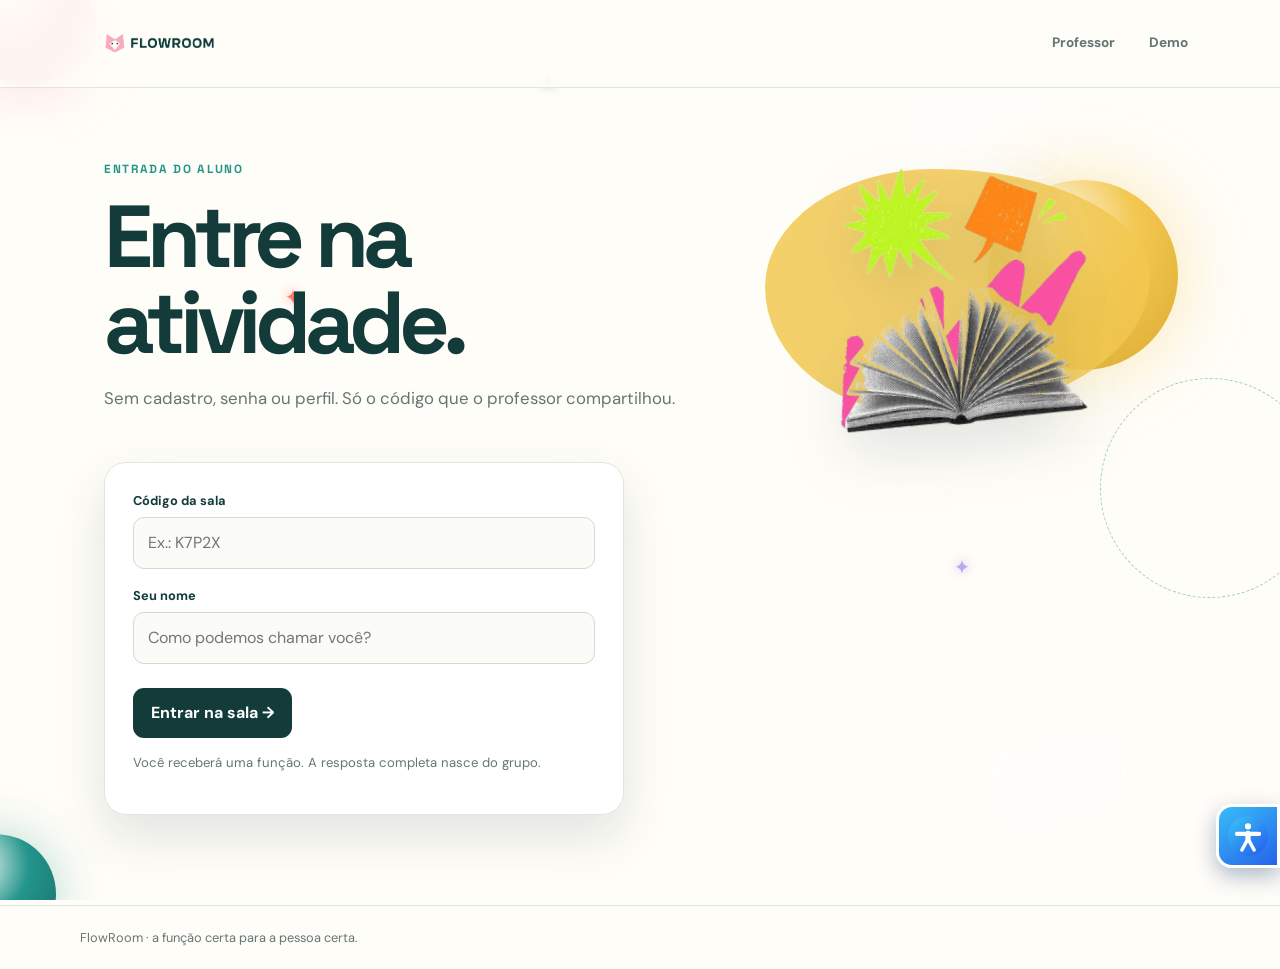
<file: frontend/pages/aluno.html>
<!doctype html>
<html lang="pt-BR">
  <head>
    <meta charset="utf-8" />
    <meta name="viewport" content="width=device-width,initial-scale=1" />
    <title>Entrar na sala | FlowRoom</title>
    <link rel="preconnect" href="https://fonts.googleapis.com" />
    <link rel="preconnect" href="https://fonts.gstatic.com" crossorigin />
    <link
      href="https://fonts.googleapis.com/css2?family=DM+Sans:wght@400;500;700&family=Space+Grotesk:wght@500;600;700&display=swap"
      rel="stylesheet"
    />
    <link rel="stylesheet" href="../assets/css/flowroom.css" />
  </head>
  <body>
    <div class="ambient-bg" aria-hidden="true">
      <span class="ambient-orb pink"></span>
      <span class="ambient-orb yellow"></span>
      <span class="ambient-orb teal"></span>
      <span class="ambient-glass one"></span>
      <span class="ambient-glass two"></span>
      <span class="ambient-ring" style="height: 220px; width: 220px; right: -40px; top: 42%"></span>
      <svg class="ambient-sparkle a" viewBox="0 0 24 24" fill="none">
        <path
          d="M12 2c.7 4.6 3 6.9 7.6 7.6-4.6.7-6.9 3-7.6 7.6-.7-4.6-3-6.9-7.6-7.6C9 8.9 11.3 6.6 12 2Z"
          fill="currentColor"
        />
      </svg>
      <svg class="ambient-sparkle b" viewBox="0 0 24 24" fill="none">
        <path
          d="M12 2c.7 4.6 3 6.9 7.6 7.6-4.6.7-6.9 3-7.6 7.6-.7-4.6-3-6.9-7.6-7.6C9 8.9 11.3 6.6 12 2Z"
          fill="currentColor"
        />
      </svg>
      <svg class="ambient-sparkle c" viewBox="0 0 24 24" fill="none">
        <path
          d="M12 2c.7 4.6 3 6.9 7.6 7.6-4.6.7-6.9 3-7.6 7.6-.7-4.6-3-6.9-7.6-7.6C9 8.9 11.3 6.6 12 2Z"
          fill="currentColor"
        />
      </svg>
      <div class="ambient-dust">
        <i style="left: 10%; top: 20%; width: 4px; height: 4px; animation-delay: -0.5s"></i>
        <i style="left: 30%; top: 70%; width: 3px; height: 3px; animation-delay: -1.5s"></i>
        <i style="left: 60%; top: 15%; width: 5px; height: 5px; animation-delay: -2.5s"></i>
        <i style="left: 80%; top: 55%; width: 3px; height: 3px; animation-delay: -3.5s"></i>
        <i style="left: 45%; top: 85%; width: 4px; height: 4px; animation-delay: -4s"></i>
        <i style="left: 20%; top: 45%; width: 3px; height: 3px; animation-delay: -1s"></i>
      </div>
    </div>
    <header class="site-header">
      <a class="brand" href="../index.html"></a>
      <nav class="top-links"><a href="login.html">Professor</a><a href="demo.html">Demo</a></nav>
    </header>
    <main class="page">
      <div class="hero-split">
        <section class="hero">
          <span class="eyebrow">Entrada do aluno</span>
          <h1>Entre na atividade.</h1>
          <p>Sem cadastro, senha ou perfil. Só o código que o professor compartilhou.</p>
        </section>
        <div class="hero-art" style="--blob: var(--yellow)">
          <img
            src="../img/DUB-DUB_ai_AI_Transcription-removebg-preview.png"
            alt="Livro aberto com balões de fala, representando a atividade que o aluno vai receber"
          />
        </div>
      </div>
      <form class="form-card" id="joinForm">
        <div class="field">
          <label for="code">Código da sala</label><input id="code" maxlength="5" placeholder="Ex.: K7P2X" required />
        </div>
        <div class="field">
          <label for="name">Seu nome</label><input id="name" placeholder="Como podemos chamar você?" required />
        </div>
        <p class="hint" id="joinError" role="alert" style="display: none; color: var(--coral); font-weight: 700"></p>
        <div class="actions"><button class="btn" id="joinButton">Entrar na sala →</button></div>
        <p class="hint">Você receberá uma função. A resposta completa nasce do grupo.</p>
      </form>
    </main>
    <footer class="footer">FlowRoom · a função certa para a pessoa certa.</footer>
    <script src="../assets/js/api.js"></script>
    <script src="../assets/js/flowroom.js"></script>
    <script>
      const joinForm = document.querySelector("#joinForm");
      const joinError = document.querySelector("#joinError");
      const joinButton = document.querySelector("#joinButton");

      joinForm.addEventListener("submit", async (event) => {
        event.preventDefault();
        joinError.style.display = "none";
        const code = document.querySelector("#code").value.trim().toUpperCase();
        const name = document.querySelector("#name").value.trim();
        if (!code || !name) return;

        joinButton.disabled = true;
        joinButton.textContent = "Entrando...";

        const result = await FlowAPI.joinSession(code, name);

        if (!result.ok) {
          joinError.textContent = FlowAPI.describeError(result);
          joinError.style.display = "block";
          joinButton.disabled = false;
          joinButton.textContent = "Entrar na sala →";
          return;
        }

        const { participant, participant_token } = result.data;
        FlowAPI.tokens.setParticipant(code, participant_token);
        sessionStorage.setItem("flowroom_active_participant_name", participant.name);
        window.location.href = "sala.html?code=" + code + "&role=student";
      });
    </script>
  </body>
</html>
</file>
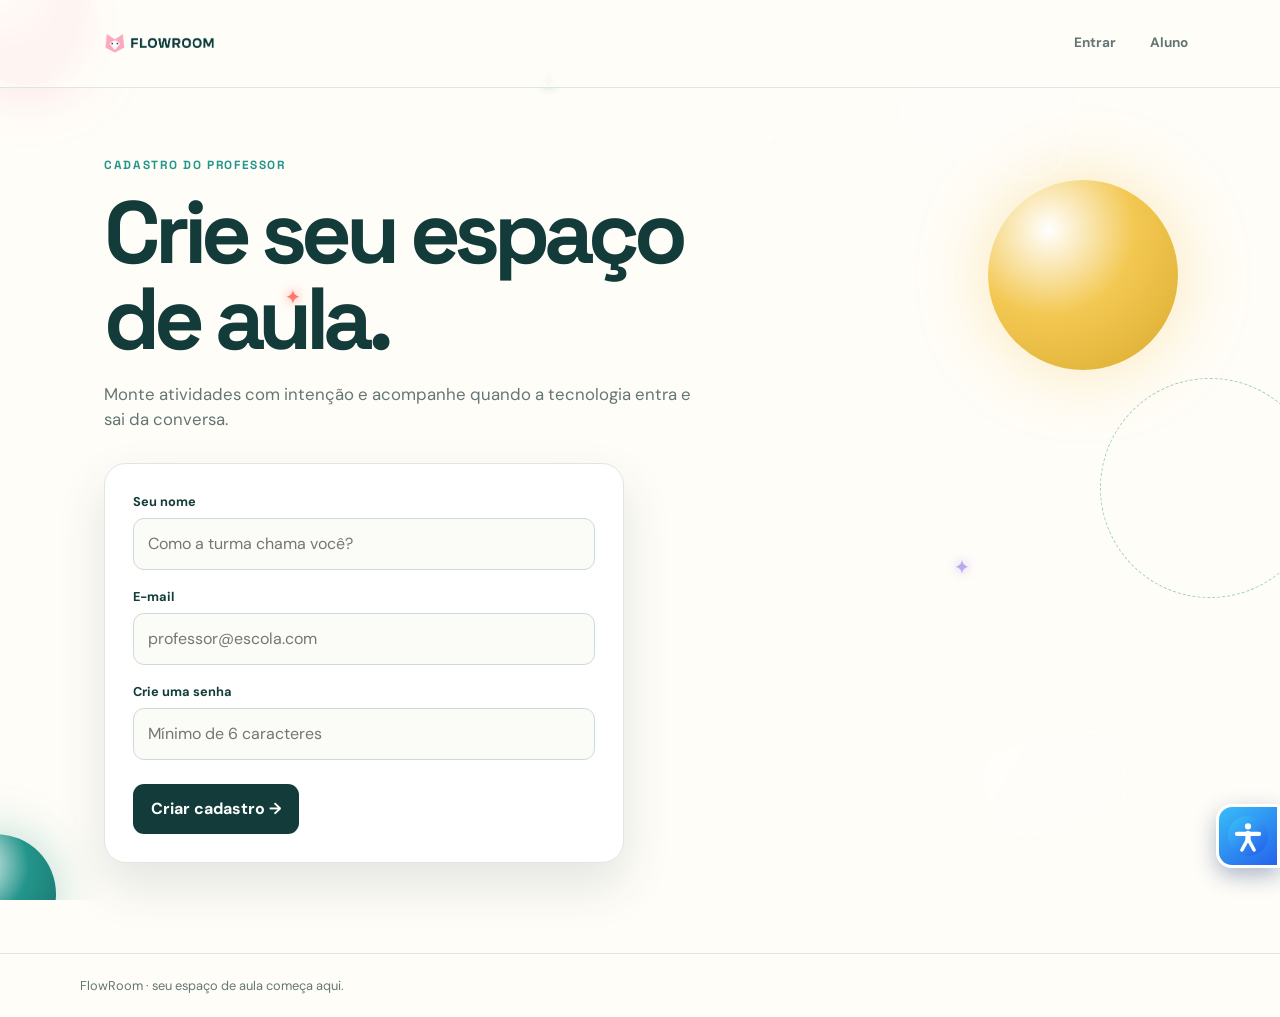
<file: frontend/pages/cadastro.html>
<!doctype html>
<html lang="pt-BR">
  <head>
    <meta charset="utf-8" />
    <meta name="viewport" content="width=device-width,initial-scale=1" />
    <title>Cadastro | FlowRoom</title>
    <link rel="preconnect" href="https://fonts.googleapis.com" />
    <link rel="preconnect" href="https://fonts.gstatic.com" crossorigin />
    <link
      href="https://fonts.googleapis.com/css2?family=DM+Sans:wght@400;500;700&family=Space+Grotesk:wght@500;600;700&display=swap"
      rel="stylesheet"
    />
    <link rel="stylesheet" href="../assets/css/flowroom.css" />
  </head>
  <body>
    <div class="ambient-bg" aria-hidden="true">
      <span class="ambient-orb pink"></span>
      <span class="ambient-orb yellow"></span>
      <span class="ambient-orb teal"></span>
      <span class="ambient-glass one"></span>
      <span class="ambient-glass two"></span>
      <span class="ambient-ring" style="height: 220px; width: 220px; right: -40px; top: 42%"></span>
      <svg class="ambient-sparkle a" viewBox="0 0 24 24" fill="none">
        <path
          d="M12 2c.7 4.6 3 6.9 7.6 7.6-4.6.7-6.9 3-7.6 7.6-.7-4.6-3-6.9-7.6-7.6C9 8.9 11.3 6.6 12 2Z"
          fill="currentColor"
        />
      </svg>
      <svg class="ambient-sparkle b" viewBox="0 0 24 24" fill="none">
        <path
          d="M12 2c.7 4.6 3 6.9 7.6 7.6-4.6.7-6.9 3-7.6 7.6-.7-4.6-3-6.9-7.6-7.6C9 8.9 11.3 6.6 12 2Z"
          fill="currentColor"
        />
      </svg>
      <svg class="ambient-sparkle c" viewBox="0 0 24 24" fill="none">
        <path
          d="M12 2c.7 4.6 3 6.9 7.6 7.6-4.6.7-6.9 3-7.6 7.6-.7-4.6-3-6.9-7.6-7.6C9 8.9 11.3 6.6 12 2Z"
          fill="currentColor"
        />
      </svg>
      <div class="ambient-dust">
        <i style="left: 10%; top: 20%; width: 4px; height: 4px; animation-delay: -0.5s"></i>
        <i style="left: 30%; top: 70%; width: 3px; height: 3px; animation-delay: -1.5s"></i>
        <i style="left: 60%; top: 15%; width: 5px; height: 5px; animation-delay: -2.5s"></i>
        <i style="left: 80%; top: 55%; width: 3px; height: 3px; animation-delay: -3.5s"></i>
        <i style="left: 45%; top: 85%; width: 4px; height: 4px; animation-delay: -4s"></i>
        <i style="left: 20%; top: 45%; width: 3px; height: 3px; animation-delay: -1s"></i>
      </div>
    </div>
    <header class="site-header">
      <a class="brand" href="../index.html"></a>
      <nav class="top-links"><a href="login.html">Entrar</a><a href="aluno.html">Aluno</a></nav>
    </header>
    <main class="page">
      <section class="hero">
        <span class="eyebrow">Cadastro do professor</span>
        <h1>Crie seu espaço de aula.</h1>
        <p>Monte atividades com intenção e acompanhe quando a tecnologia entra e sai da conversa.</p>
      </section>
      <form class="form-card" data-next="professor.html">
        <div class="field">
          <label for="name">Seu nome</label><input id="name" placeholder="Como a turma chama você?" required />
        </div>
        <div class="field">
          <label for="email">E-mail</label><input id="email" type="email" placeholder="professor@escola.com" required />
        </div>
        <div class="field">
          <label for="password">Crie uma senha</label
          ><input id="password" type="password" minlength="6" placeholder="Mínimo de 6 caracteres" required />
        </div>
        <div class="actions"><button class="btn">Criar cadastro →</button></div>
      </form>
    </main>
    <footer class="footer">FlowRoom · seu espaço de aula começa aqui.</footer>
    <script src="../assets/js/flowroom.js"></script>
  </body>
</html>
</file>
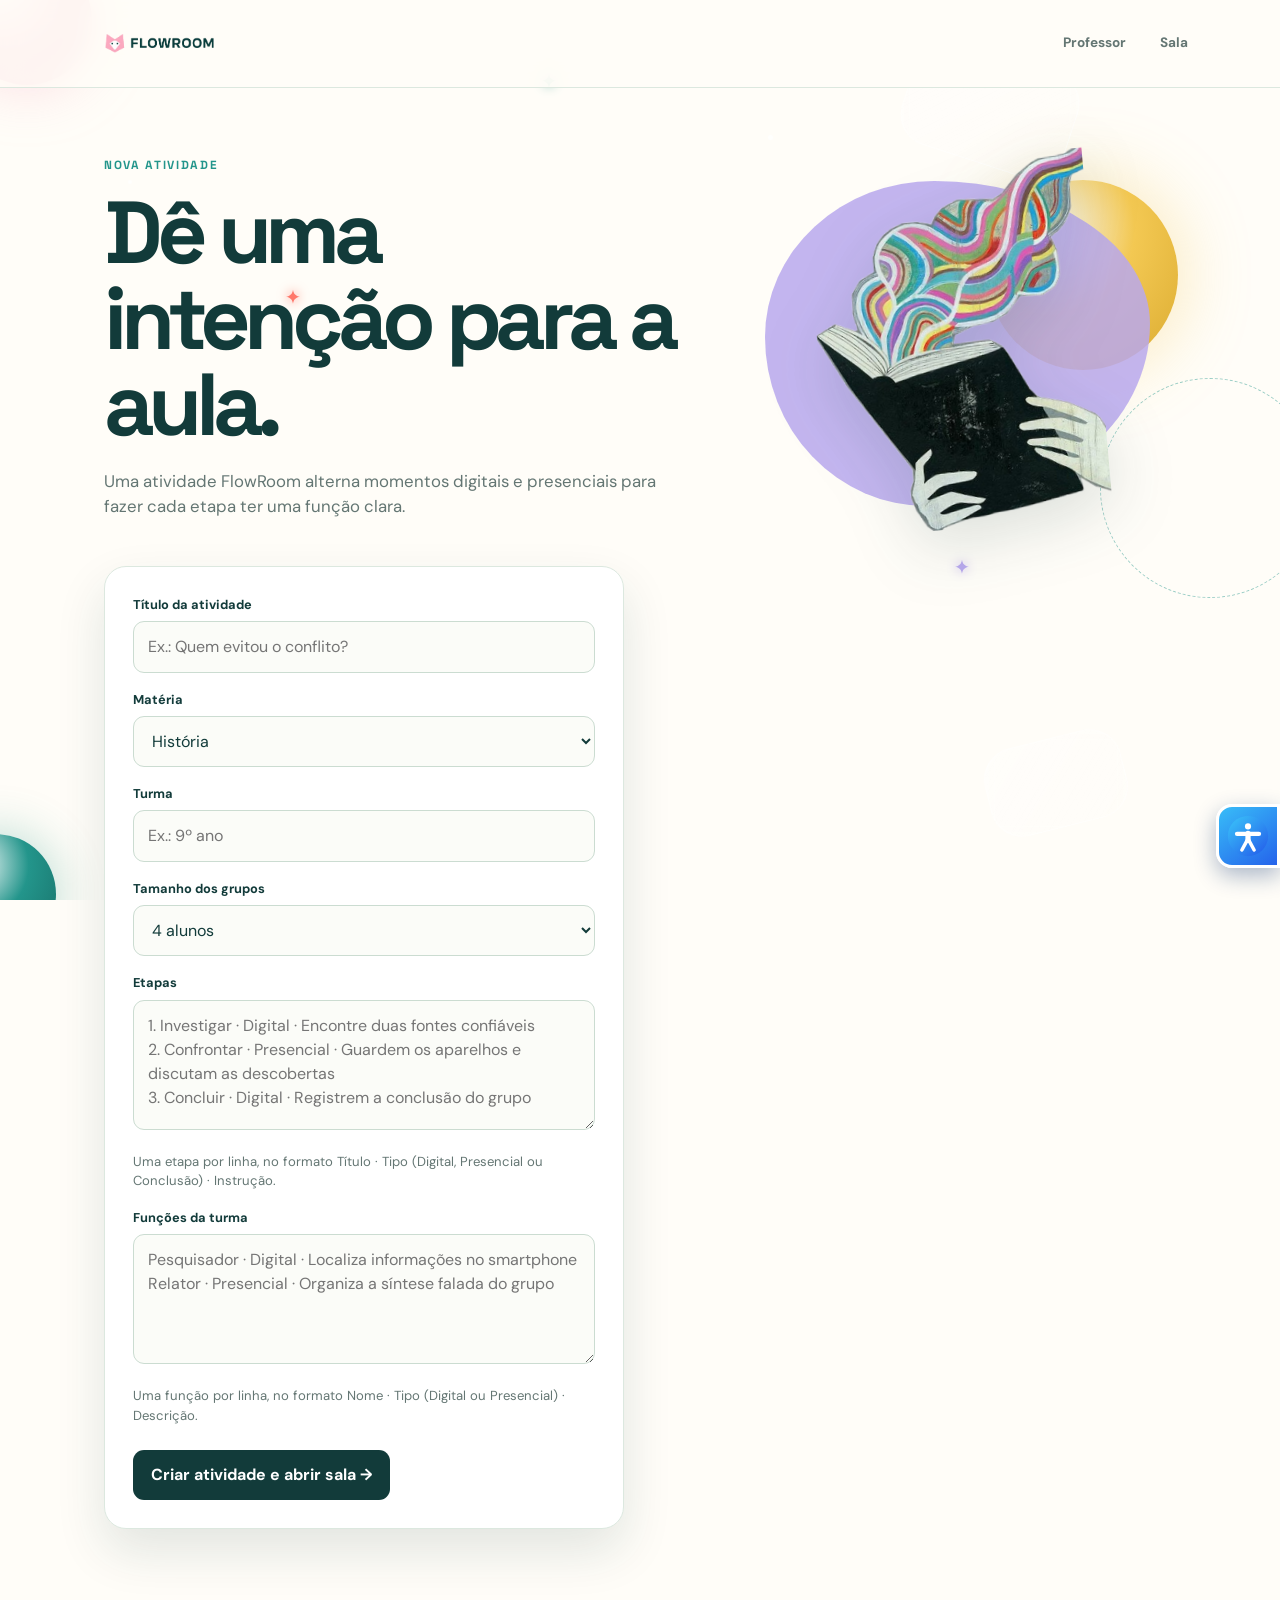
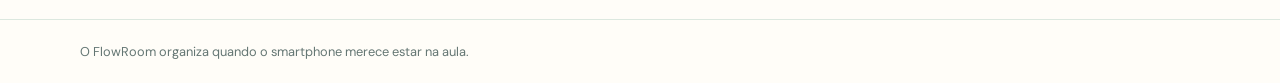
<file: frontend/pages/criar-atividade.html>
<!doctype html>
<html lang="pt-BR">
  <head>
    <meta charset="utf-8" />
    <meta name="viewport" content="width=device-width,initial-scale=1" />
    <title>Criar atividade | FlowRoom</title>
    <link rel="preconnect" href="https://fonts.googleapis.com" />
    <link rel="preconnect" href="https://fonts.gstatic.com" crossorigin />
    <link
      href="https://fonts.googleapis.com/css2?family=DM+Sans:wght@400;500;700&family=Space+Grotesk:wght@500;600;700&display=swap"
      rel="stylesheet"
    />
    <link rel="stylesheet" href="../assets/css/flowroom.css" />
    <style>
      .launch-overlay {
        align-items: center;
        background: linear-gradient(150deg, var(--stage-color, var(--yellow)), var(--ink));
        display: flex;
        flex-direction: column;
        gap: 8px;
        inset: 0;
        justify-content: center;
        opacity: 0;
        overflow: hidden;
        pointer-events: none;
        position: fixed;
        text-align: center;
        transition: opacity 0.35s ease;
        z-index: 30;
      }
      .launch-overlay.show {
        opacity: 1;
        pointer-events: auto;
      }
      .launch-icon {
        align-items: center;
        animation: launchBounce 1s ease-in-out infinite;
        background: #fff;
        border-radius: 50%;
        color: var(--ink);
        display: flex;
        font-family: "Space Grotesk";
        font-size: 2.6rem;
        font-weight: 700;
        height: 110px;
        justify-content: center;
        width: 110px;
      }
      @keyframes launchBounce {
        50% {
          transform: translateY(-16px) rotate(6deg);
        }
      }
      .launch-overlay h2 {
        color: #fff;
        font-size: clamp(1.6rem, 5vw, 2.6rem);
        letter-spacing: -0.05em;
        margin: 18px 0 4px;
      }
      .launch-overlay p {
        color: #fffdf8cc;
        margin: 0;
        max-width: 40ch;
      }
      .launch-confetti {
        height: 0;
        position: relative;
        width: 100%;
      }
      .launch-confetti i {
        animation: confettiRise 1.7s ease-out infinite;
        background: #fff;
        border-radius: 2px;
        bottom: -40px;
        height: 14px;
        position: absolute;
        width: 8px;
      }
      .launch-confetti i:nth-child(1) {
        background: var(--coral);
        left: 18%;
      }
      .launch-confetti i:nth-child(2) {
        animation-delay: 0.15s;
        background: var(--pink);
        left: 34%;
      }
      .launch-confetti i:nth-child(3) {
        animation-delay: 0.3s;
        background: var(--mint);
        left: 50%;
      }
      .launch-confetti i:nth-child(4) {
        animation-delay: 0.45s;
        background: var(--lilac);
        left: 66%;
      }
      .launch-confetti i:nth-child(5) {
        animation-delay: 0.6s;
        background: var(--yellow);
        left: 82%;
      }
      @keyframes confettiRise {
        0% {
          opacity: 0;
          transform: translateY(0) rotate(0);
        }
        30% {
          opacity: 1;
        }
        100% {
          opacity: 0;
          transform: translateY(-70vh) rotate(280deg);
        }
      }
      @media (prefers-reduced-motion: reduce) {
        .launch-icon,
        .launch-confetti i {
          animation: none;
        }
      }
    </style>
  </head>
  <body>
    <div class="ambient-bg" aria-hidden="true">
      <span class="ambient-orb pink"></span>
      <span class="ambient-orb yellow"></span>
      <span class="ambient-orb teal"></span>
      <span class="ambient-glass one"></span>
      <span class="ambient-glass two"></span>
      <span class="ambient-ring" style="height: 220px; width: 220px; right: -40px; top: 42%"></span>
      <svg class="ambient-sparkle a" viewBox="0 0 24 24" fill="none">
        <path
          d="M12 2c.7 4.6 3 6.9 7.6 7.6-4.6.7-6.9 3-7.6 7.6-.7-4.6-3-6.9-7.6-7.6C9 8.9 11.3 6.6 12 2Z"
          fill="currentColor"
        />
      </svg>
      <svg class="ambient-sparkle b" viewBox="0 0 24 24" fill="none">
        <path
          d="M12 2c.7 4.6 3 6.9 7.6 7.6-4.6.7-6.9 3-7.6 7.6-.7-4.6-3-6.9-7.6-7.6C9 8.9 11.3 6.6 12 2Z"
          fill="currentColor"
        />
      </svg>
      <svg class="ambient-sparkle c" viewBox="0 0 24 24" fill="none">
        <path
          d="M12 2c.7 4.6 3 6.9 7.6 7.6-4.6.7-6.9 3-7.6 7.6-.7-4.6-3-6.9-7.6-7.6C9 8.9 11.3 6.6 12 2Z"
          fill="currentColor"
        />
      </svg>
      <div class="ambient-dust">
        <i style="left: 10%; top: 20%; width: 4px; height: 4px; animation-delay: -0.5s"></i>
        <i style="left: 30%; top: 70%; width: 3px; height: 3px; animation-delay: -1.5s"></i>
        <i style="left: 60%; top: 15%; width: 5px; height: 5px; animation-delay: -2.5s"></i>
        <i style="left: 80%; top: 55%; width: 3px; height: 3px; animation-delay: -3.5s"></i>
        <i style="left: 45%; top: 85%; width: 4px; height: 4px; animation-delay: -4s"></i>
        <i style="left: 20%; top: 45%; width: 3px; height: 3px; animation-delay: -1s"></i>
      </div>
    </div>
    <header class="site-header">
      <a class="brand" href="../index.html"></a>
      <nav class="top-links"><a href="professor.html">Professor</a><a href="sala.html">Sala</a></nav>
    </header>
    <main class="page">
      <div class="hero-split">
        <section class="hero">
          <span class="eyebrow">Nova atividade</span>
          <h1>Dê uma intenção para a aula.</h1>
          <p>
            Uma atividade FlowRoom alterna momentos digitais e presenciais para fazer cada etapa ter uma função clara.
          </p>
        </section>
        <div class="hero-art" style="--blob: var(--lilac)">
          <img
            src="../img/1085297210208820912-removebg-preview.png"
            alt="Livro aberto de onde saem ondas coloridas, representando a criação de uma nova atividade"
          />
        </div>
      </div>
      <form class="form-card" id="activityForm">
        <div class="field">
          <label for="title">Título da atividade</label
          ><input id="title" placeholder="Ex.: Quem evitou o conflito?" required />
        </div>
        <div class="field">
          <label for="subjectKey">Matéria</label
          ><select id="subjectKey" required>
            <option value="history">História</option>
            <option value="science">Ciências</option>
            <option value="math">Matemática</option>
            <option value="language">Língua Portuguesa</option>
          </select>
        </div>
        <div class="field"><label for="turma">Turma</label><input id="turma" placeholder="Ex.: 9º ano" required /></div>
        <div class="field">
          <label for="groups">Tamanho dos grupos</label
          ><select id="groups">
            <option>4 alunos</option>
            <option>3 alunos</option>
            <option>5 alunos</option>
          </select>
        </div>
        <div class="field">
          <label for="stages">Etapas</label
          ><textarea
            id="stages"
            placeholder="1. Investigar · Digital · Encontre duas fontes confiáveis
2. Confrontar · Presencial · Guardem os aparelhos e discutam as descobertas
3. Concluir · Digital · Registrem a conclusão do grupo"
            required
          ></textarea>
          <span class="hint">Uma etapa por linha, no formato Título · Tipo (Digital, Presencial ou Conclusão) · Instrução.</span>
        </div>
        <div class="field">
          <label for="roles">Funções da turma</label
          ><textarea
            id="roles"
            placeholder="Pesquisador · Digital · Localiza informações no smartphone
Relator · Presencial · Organiza a síntese falada do grupo"
            required
          ></textarea>
          <span class="hint">Uma função por linha, no formato Nome · Tipo (Digital ou Presencial) · Descrição.</span>
        </div>
        <p class="hint" id="formError" role="alert" style="display: none; color: var(--coral); font-weight: 700"></p>
        <div class="actions"><button class="btn" id="submitActivity">Criar atividade e abrir sala →</button></div>
      </form>
    </main>
    <footer class="footer">O FlowRoom organiza quando o smartphone merece estar na aula.</footer>
    <div class="launch-overlay" id="launchOverlay" aria-hidden="true">
      <div class="launch-icon" id="launchIcon">✦</div>
      <h2 id="launchTitle">Preparando sua sala...</h2>
      <p id="launchSubtitle">Ligando a animação da matéria.</p>
      <div class="launch-confetti"><i></i><i></i><i></i><i></i><i></i></div>
    </div>
    <script src="../assets/js/api.js"></script>
    <script src="../assets/js/flowroom.js"></script>
    <script>
      function parseStages(text) {
        return text
          .split("\n")
          .map((line) => line.trim())
          .filter(Boolean)
          .map((line, index) => {
            const parts = line.split("·").map((part) => part.trim());
            const title = (parts[0] || "").replace(/^\d+\.\s*/, "");
            const typeRaw = (parts[1] || "digital").toLowerCase();
            const type = typeRaw.startsWith("presen")
              ? "presential"
              : typeRaw.startsWith("conclu")
                ? "conclusion"
                : "digital";
            return { position: index + 1, title, type, instructions: parts[2] || title };
          });
      }
      function parseRoles(text) {
        return text
          .split("\n")
          .map((line) => line.trim())
          .filter(Boolean)
          .map((line) => {
            const parts = line.split("·").map((part) => part.trim());
            const typeRaw = (parts[1] || "digital").toLowerCase();
            return {
              name: parts[0] || "",
              type: typeRaw.startsWith("presen") ? "presential" : "digital",
              description: parts[2] || "",
            };
          });
      }

      const form = document.querySelector("#activityForm");
      const errorBox = document.querySelector("#formError");
      const submitButton = document.querySelector("#submitActivity");

      form.addEventListener("submit", async (event) => {
        event.preventDefault();
        errorBox.style.display = "none";

        const subjectKey = document.querySelector("#subjectKey").value;
        const item = window.FLOWROOM_SUBJECTS[subjectKey];
        const title = document.querySelector("#title").value.trim();
        const turma = document.querySelector("#turma").value.trim();
        const groupSize = parseInt(document.querySelector("#groups").value, 10) || 4;
        const stages = parseStages(document.querySelector("#stages").value);
        const roles = parseRoles(document.querySelector("#roles").value);

        if (!stages.length || !roles.length) {
          errorBox.textContent = "Preencha ao menos uma etapa e uma função, uma por linha.";
          errorBox.style.display = "block";
          return;
        }

        submitButton.disabled = true;
        submitButton.textContent = "Criando sala...";

        const result = await FlowAPI.createSession({ activityTitle: title, groupSize, stages, roles });

        if (!result.ok) {
          errorBox.textContent = FlowAPI.describeError(result);
          errorBox.style.display = "block";
          submitButton.disabled = false;
          submitButton.textContent = "Criar atividade e abrir sala →";
          return;
        }

        const { session, teacher_token } = result.data;
        FlowAPI.tokens.setTeacher(session.code, teacher_token);
        sessionStorage.setItem("flowroom_last_teacher_code", session.code);
        sessionStorage.setItem(
          "flowroom_activity_" + session.code,
          JSON.stringify({ title: session.activity_title, subjectKey, turma, stages, groupSize, justCreated: true }),
        );

        const overlay = document.querySelector("#launchOverlay");
        overlay.style.setProperty("--stage-color", item.color);
        const launchIcon = document.querySelector("#launchIcon");
        launchIcon.innerHTML = item.icon;
        launchIcon.className = "launch-icon icon-anim-" + item.visual;
        document.querySelector("#launchSubtitle").textContent =
          "Ligando a animação de " + item.label.toLowerCase() + ".";
        overlay.classList.add("show");
        overlay.setAttribute("aria-hidden", "false");
        setTimeout(() => {
          window.location.href = "sala.html?code=" + session.code + "&role=teacher";
        }, 1600);
      });
    </script>
  </body>
</html>
</file>
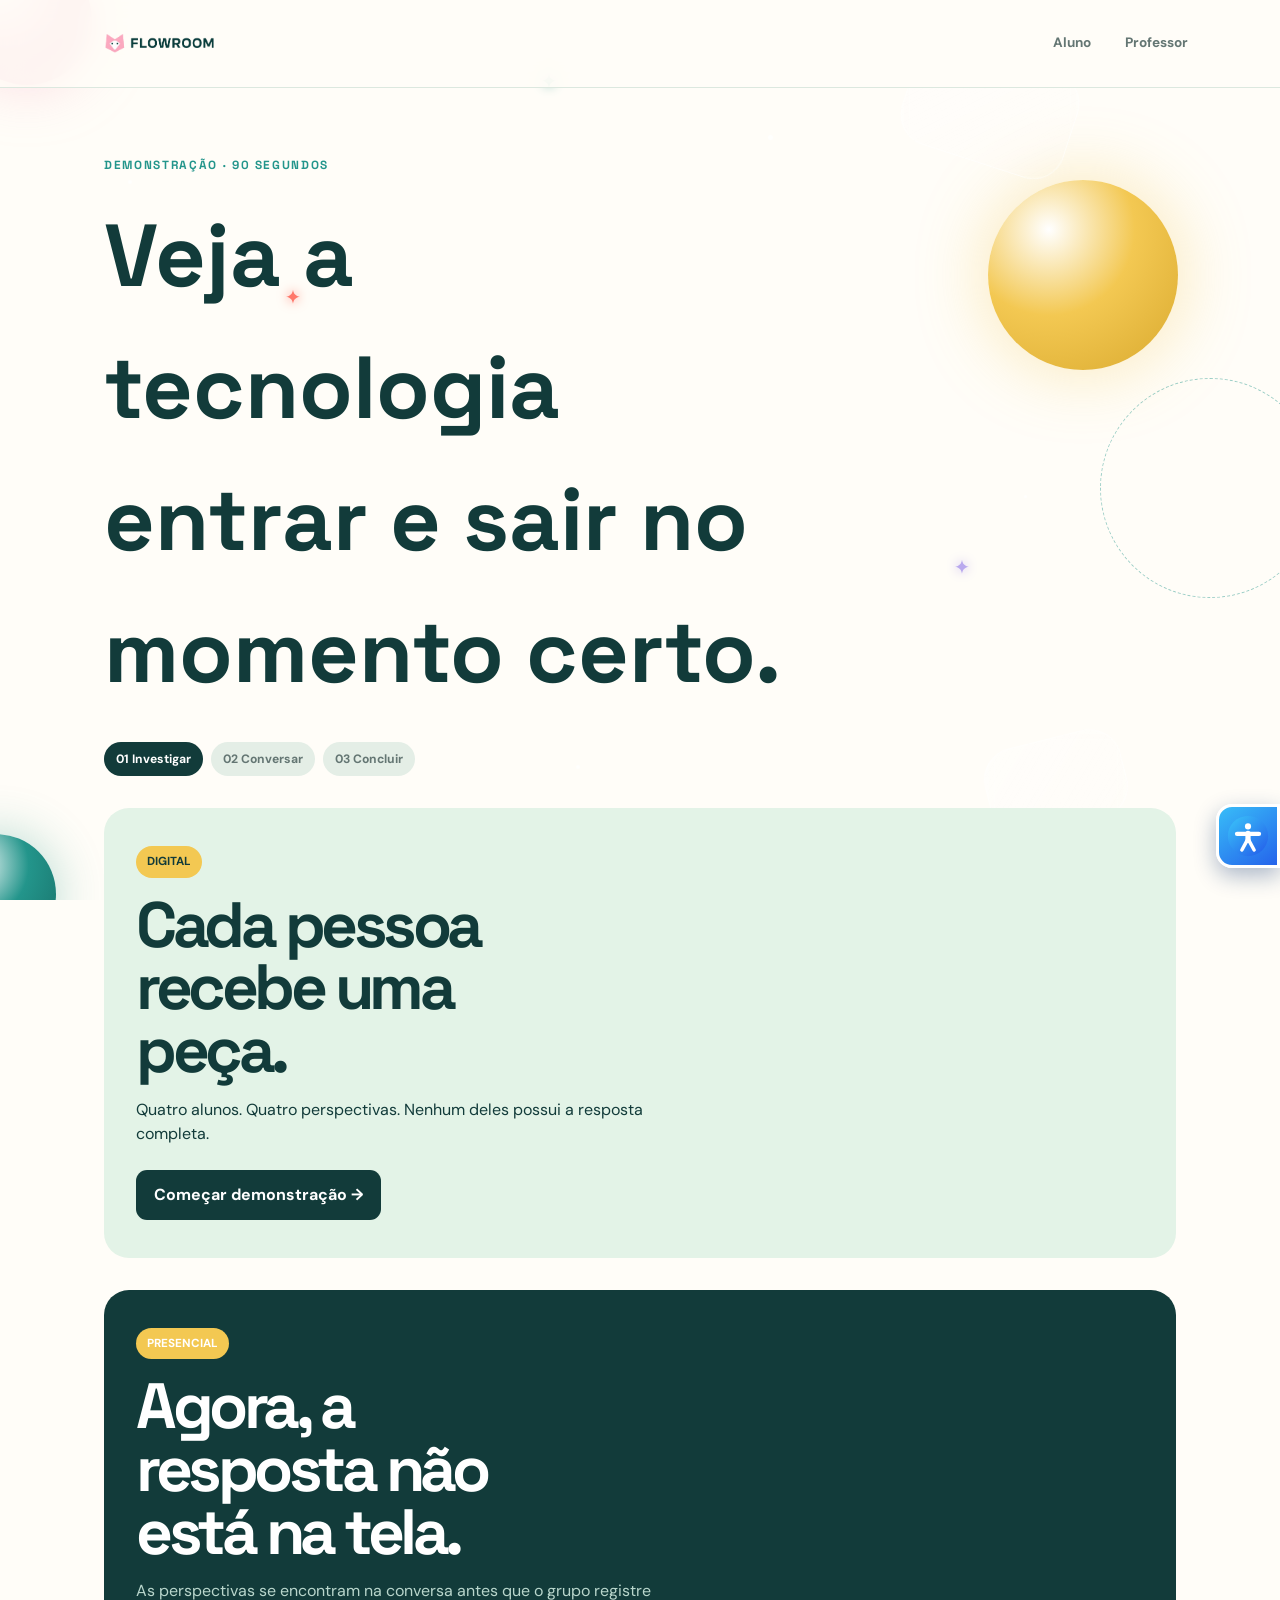
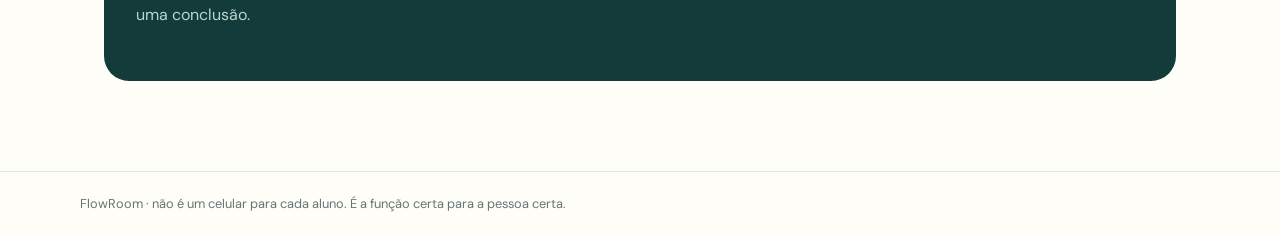
<file: frontend/pages/demo.html>
<!doctype html>
<html lang="pt-BR">
  <head>
    <meta charset="utf-8" />
    <meta name="viewport" content="width=device-width,initial-scale=1" />
    <title>Demonstração | FlowRoom</title>
    <link rel="preconnect" href="https://fonts.googleapis.com" />
    <link rel="preconnect" href="https://fonts.gstatic.com" crossorigin />
    <link
      href="https://fonts.googleapis.com/css2?family=DM+Sans:wght@400;500;700&family=Space+Grotesk:wght@500;600;700&display=swap"
      rel="stylesheet"
    />
    <link rel="stylesheet" href="../assets/css/flowroom.css" />
  </head>
  <body>
    <div class="ambient-bg" aria-hidden="true">
      <span class="ambient-orb pink"></span>
      <span class="ambient-orb yellow"></span>
      <span class="ambient-orb teal"></span>
      <span class="ambient-glass one"></span>
      <span class="ambient-glass two"></span>
      <span class="ambient-ring" style="height: 220px; width: 220px; right: -40px; top: 42%"></span>
      <svg class="ambient-sparkle a" viewBox="0 0 24 24" fill="none">
        <path
          d="M12 2c.7 4.6 3 6.9 7.6 7.6-4.6.7-6.9 3-7.6 7.6-.7-4.6-3-6.9-7.6-7.6C9 8.9 11.3 6.6 12 2Z"
          fill="currentColor"
        />
      </svg>
      <svg class="ambient-sparkle b" viewBox="0 0 24 24" fill="none">
        <path
          d="M12 2c.7 4.6 3 6.9 7.6 7.6-4.6.7-6.9 3-7.6 7.6-.7-4.6-3-6.9-7.6-7.6C9 8.9 11.3 6.6 12 2Z"
          fill="currentColor"
        />
      </svg>
      <svg class="ambient-sparkle c" viewBox="0 0 24 24" fill="none">
        <path
          d="M12 2c.7 4.6 3 6.9 7.6 7.6-4.6.7-6.9 3-7.6 7.6-.7-4.6-3-6.9-7.6-7.6C9 8.9 11.3 6.6 12 2Z"
          fill="currentColor"
        />
      </svg>
      <div class="ambient-dust">
        <i style="left: 10%; top: 20%; width: 4px; height: 4px; animation-delay: -0.5s"></i>
        <i style="left: 30%; top: 70%; width: 3px; height: 3px; animation-delay: -1.5s"></i>
        <i style="left: 60%; top: 15%; width: 5px; height: 5px; animation-delay: -2.5s"></i>
        <i style="left: 80%; top: 55%; width: 3px; height: 3px; animation-delay: -3.5s"></i>
        <i style="left: 45%; top: 85%; width: 4px; height: 4px; animation-delay: -4s"></i>
        <i style="left: 20%; top: 45%; width: 3px; height: 3px; animation-delay: -1s"></i>
      </div>
    </div>
    <header class="site-header">
      <a class="brand" href="../index.html"></a>
      <nav class="top-links"><a href="aluno.html">Aluno</a><a href="login.html">Professor</a></nav>
    </header>
    <main class="page">
      <span class="eyebrow">Demonstração · 90 segundos</span>
      <h1 class="hero" style="font-size: clamp(2.6rem, 7vw, 5.5rem); margin: 14px 0">
        Veja a tecnologia entrar e sair no momento certo.
      </h1>
      <div class="steps">
        <span class="step active">01 Investigar</span><span class="step">02 Conversar</span
        ><span class="step">03 Concluir</span>
      </div>
      <section class="mode digital">
        <span class="tag">DIGITAL</span>
        <h2>Cada pessoa recebe uma peça.</h2>
        <p>Quatro alunos. Quatro perspectivas. Nenhum deles possui a resposta completa.</p>
        <div class="actions"><a class="btn" href="sala.html">Começar demonstração →</a></div>
      </section>
      <section class="mode presential">
        <span class="tag">PRESENCIAL</span>
        <h2>Agora, a resposta não está na tela.</h2>
        <p>As perspectivas se encontram na conversa antes que o grupo registre uma conclusão.</p>
      </section>
    </main>
    <footer class="footer">FlowRoom · não é um celular para cada aluno. É a função certa para a pessoa certa.</footer>
    <script src="../assets/js/flowroom.js"></script>
  </body>
</html>
</file>
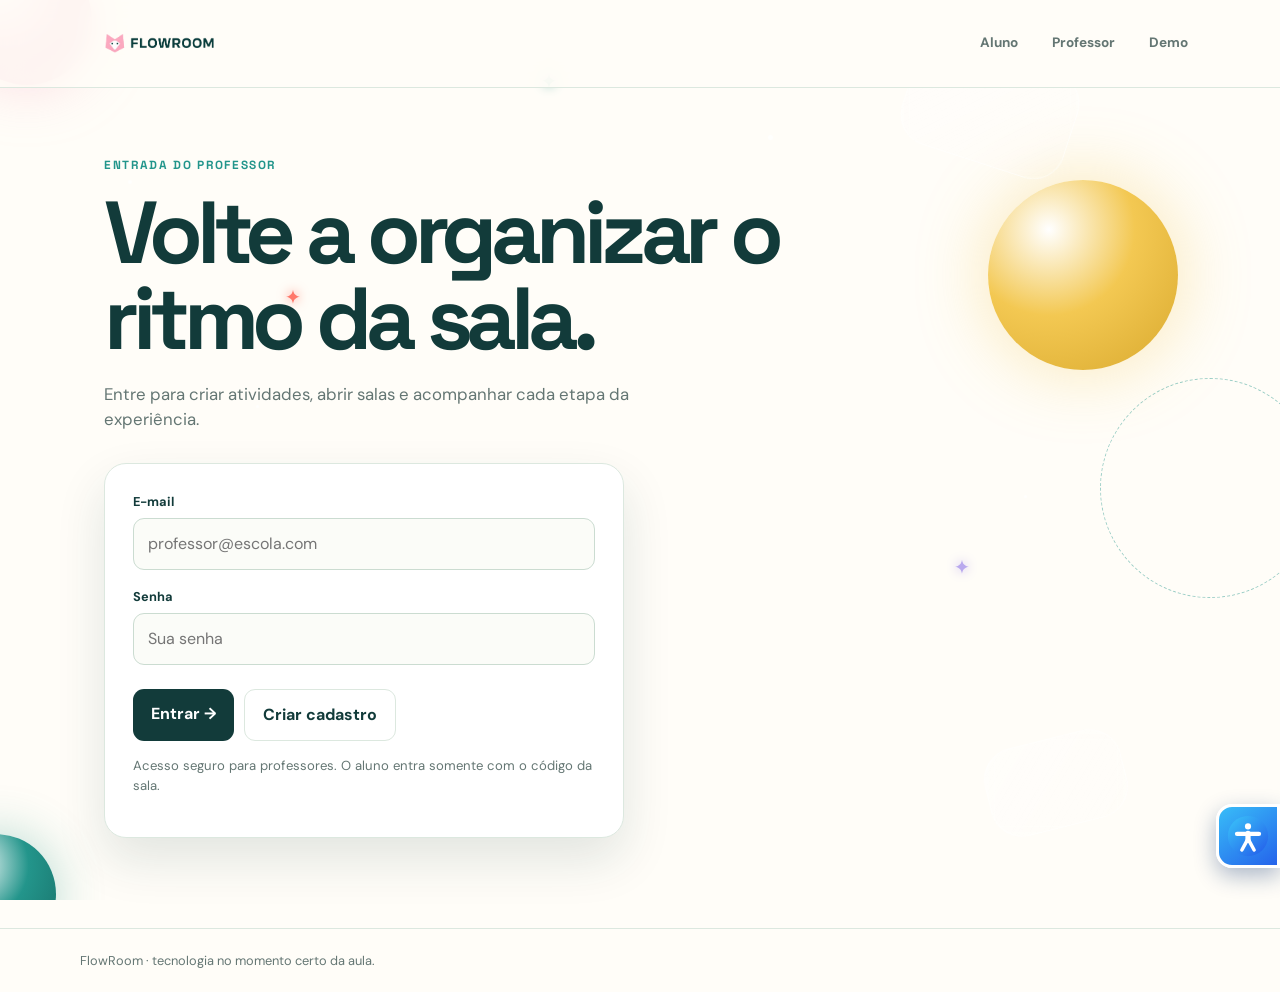
<file: frontend/pages/login.html>
<!doctype html>
<html lang="pt-BR">
  <head>
    <meta charset="utf-8" />
    <meta name="viewport" content="width=device-width,initial-scale=1" />
    <title>Entrar | FlowRoom</title>
    <link rel="preconnect" href="https://fonts.googleapis.com" />
    <link rel="preconnect" href="https://fonts.gstatic.com" crossorigin />
    <link
      href="https://fonts.googleapis.com/css2?family=DM+Sans:wght@400;500;700&family=Space+Grotesk:wght@500;600;700&display=swap"
      rel="stylesheet"
    />
    <link rel="stylesheet" href="../assets/css/flowroom.css" />
  </head>
  <body>
    <div class="ambient-bg" aria-hidden="true">
      <span class="ambient-orb pink"></span>
      <span class="ambient-orb yellow"></span>
      <span class="ambient-orb teal"></span>
      <span class="ambient-glass one"></span>
      <span class="ambient-glass two"></span>
      <span class="ambient-ring" style="height: 220px; width: 220px; right: -40px; top: 42%"></span>
      <svg class="ambient-sparkle a" viewBox="0 0 24 24" fill="none">
        <path
          d="M12 2c.7 4.6 3 6.9 7.6 7.6-4.6.7-6.9 3-7.6 7.6-.7-4.6-3-6.9-7.6-7.6C9 8.9 11.3 6.6 12 2Z"
          fill="currentColor"
        />
      </svg>
      <svg class="ambient-sparkle b" viewBox="0 0 24 24" fill="none">
        <path
          d="M12 2c.7 4.6 3 6.9 7.6 7.6-4.6.7-6.9 3-7.6 7.6-.7-4.6-3-6.9-7.6-7.6C9 8.9 11.3 6.6 12 2Z"
          fill="currentColor"
        />
      </svg>
      <svg class="ambient-sparkle c" viewBox="0 0 24 24" fill="none">
        <path
          d="M12 2c.7 4.6 3 6.9 7.6 7.6-4.6.7-6.9 3-7.6 7.6-.7-4.6-3-6.9-7.6-7.6C9 8.9 11.3 6.6 12 2Z"
          fill="currentColor"
        />
      </svg>
      <div class="ambient-dust">
        <i style="left: 10%; top: 20%; width: 4px; height: 4px; animation-delay: -0.5s"></i>
        <i style="left: 30%; top: 70%; width: 3px; height: 3px; animation-delay: -1.5s"></i>
        <i style="left: 60%; top: 15%; width: 5px; height: 5px; animation-delay: -2.5s"></i>
        <i style="left: 80%; top: 55%; width: 3px; height: 3px; animation-delay: -3.5s"></i>
        <i style="left: 45%; top: 85%; width: 4px; height: 4px; animation-delay: -4s"></i>
        <i style="left: 20%; top: 45%; width: 3px; height: 3px; animation-delay: -1s"></i>
      </div>
    </div>
    <header class="site-header">
      <a class="brand" href="../index.html"></a>
      <nav class="top-links">
        <a href="aluno.html">Aluno</a><a href="professor.html">Professor</a><a href="demo.html">Demo</a>
      </nav>
    </header>
    <main class="page">
      <section class="hero">
        <span class="eyebrow">Entrada do professor</span>
        <h1>Volte a organizar o ritmo da sala.</h1>
        <p>Entre para criar atividades, abrir salas e acompanhar cada etapa da experiência.</p>
      </section>
      <form class="form-card" data-next="professor.html">
        <div class="field">
          <label for="email">E-mail</label><input id="email" type="email" placeholder="professor@escola.com" required />
        </div>
        <div class="field">
          <label for="password">Senha</label><input id="password" type="password" placeholder="Sua senha" required />
        </div>
        <div class="actions">
          <button class="btn">Entrar →</button><a class="btn alt" href="cadastro.html">Criar cadastro</a>
        </div>
        <p class="hint">Acesso seguro para professores. O aluno entra somente com o código da sala.</p>
      </form>
    </main>
    <footer class="footer">FlowRoom · tecnologia no momento certo da aula.</footer>
    <script src="../assets/js/flowroom.js"></script>
  </body>
</html>
</file>
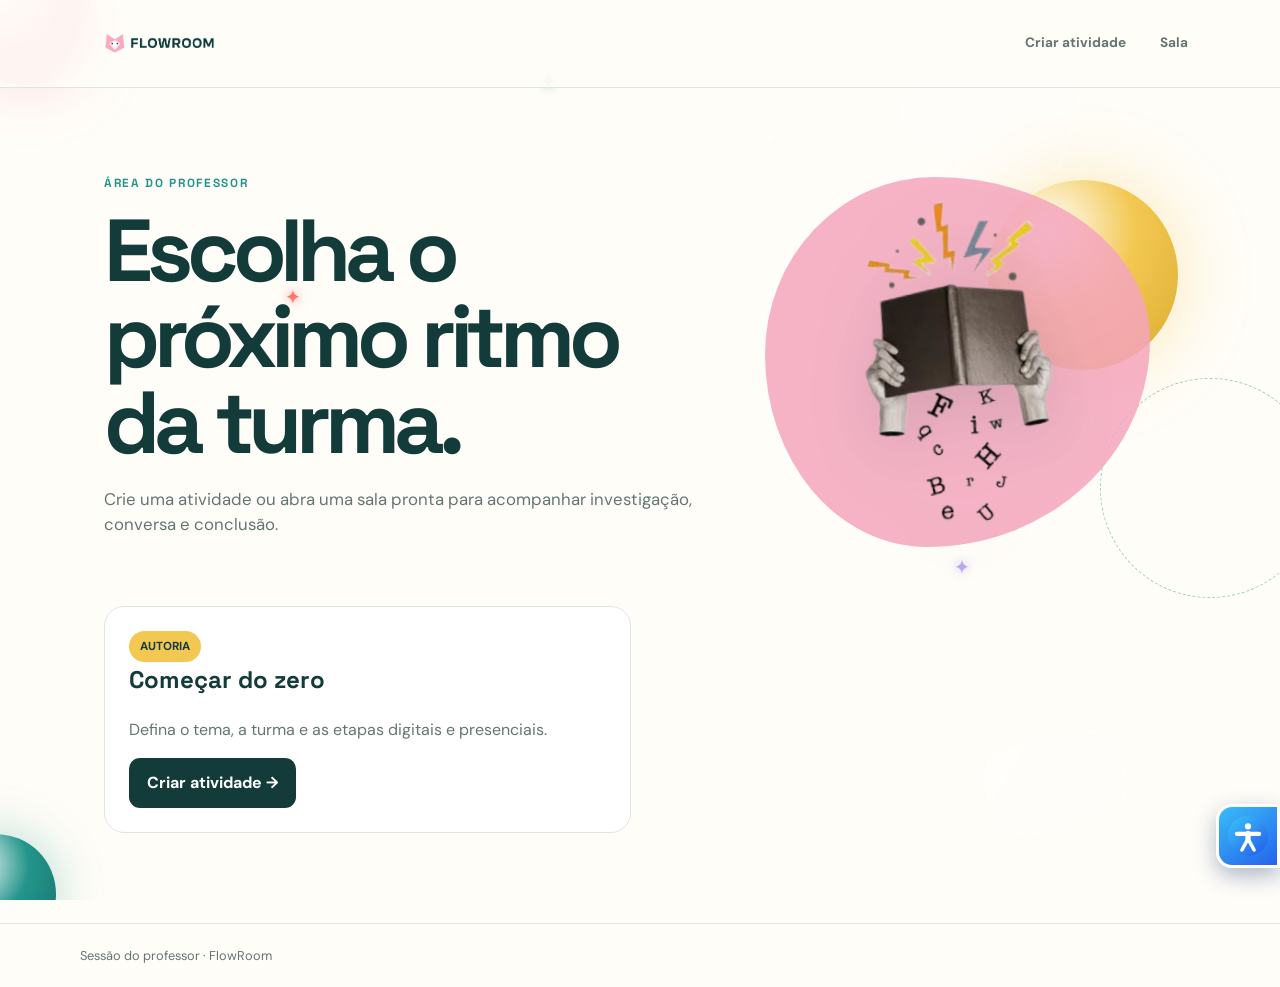
<file: frontend/pages/professor.html>
<!doctype html>
<html lang="pt-BR">
  <head>
    <meta charset="utf-8" />
    <meta name="viewport" content="width=device-width,initial-scale=1" />
    <title>Professor | FlowRoom</title>
    <link rel="preconnect" href="https://fonts.googleapis.com" />
    <link rel="preconnect" href="https://fonts.gstatic.com" crossorigin />
    <link
      href="https://fonts.googleapis.com/css2?family=DM+Sans:wght@400;500;700&family=Space+Grotesk:wght@500;600;700&display=swap"
      rel="stylesheet"
    />
    <link rel="stylesheet" href="../assets/css/flowroom.css" />
  </head>
  <body>
    <div class="ambient-bg" aria-hidden="true">
      <span class="ambient-orb pink"></span>
      <span class="ambient-orb yellow"></span>
      <span class="ambient-orb teal"></span>
      <span class="ambient-glass one"></span>
      <span class="ambient-glass two"></span>
      <span class="ambient-ring" style="height: 220px; width: 220px; right: -40px; top: 42%"></span>
      <svg class="ambient-sparkle a" viewBox="0 0 24 24" fill="none">
        <path
          d="M12 2c.7 4.6 3 6.9 7.6 7.6-4.6.7-6.9 3-7.6 7.6-.7-4.6-3-6.9-7.6-7.6C9 8.9 11.3 6.6 12 2Z"
          fill="currentColor"
        />
      </svg>
      <svg class="ambient-sparkle b" viewBox="0 0 24 24" fill="none">
        <path
          d="M12 2c.7 4.6 3 6.9 7.6 7.6-4.6.7-6.9 3-7.6 7.6-.7-4.6-3-6.9-7.6-7.6C9 8.9 11.3 6.6 12 2Z"
          fill="currentColor"
        />
      </svg>
      <svg class="ambient-sparkle c" viewBox="0 0 24 24" fill="none">
        <path
          d="M12 2c.7 4.6 3 6.9 7.6 7.6-4.6.7-6.9 3-7.6 7.6-.7-4.6-3-6.9-7.6-7.6C9 8.9 11.3 6.6 12 2Z"
          fill="currentColor"
        />
      </svg>
      <div class="ambient-dust">
        <i style="left: 10%; top: 20%; width: 4px; height: 4px; animation-delay: -0.5s"></i>
        <i style="left: 30%; top: 70%; width: 3px; height: 3px; animation-delay: -1.5s"></i>
        <i style="left: 60%; top: 15%; width: 5px; height: 5px; animation-delay: -2.5s"></i>
        <i style="left: 80%; top: 55%; width: 3px; height: 3px; animation-delay: -3.5s"></i>
        <i style="left: 45%; top: 85%; width: 4px; height: 4px; animation-delay: -4s"></i>
        <i style="left: 20%; top: 45%; width: 3px; height: 3px; animation-delay: -1s"></i>
      </div>
    </div>
    <header class="site-header">
      <a class="brand" href="../index.html"></a>
      <nav class="top-links"><a href="criar-atividade.html">Criar atividade</a><a href="sala.html">Sala</a></nav>
    </header>
    <main class="page">
      <div class="hero-split">
        <section class="hero">
          <span class="eyebrow">Área do professor</span>
          <h1>Escolha o próximo ritmo da turma.</h1>
          <p>Crie uma atividade ou abra uma sala pronta para acompanhar investigação, conversa e conclusão.</p>
        </section>
        <div class="hero-art" style="--blob: var(--pink)">
          <img
            src="../img/maos-livro-conhecimento.png"
            alt="Mãos segurando um livro do qual saem raios e letras, representando o conhecimento em movimento"
          />
        </div>
      </div>
      <div class="grid" id="professorGrid">
        <article class="card">
          <span class="tag">AUTORIA</span>
          <h2>Começar do zero</h2>
          <p>Defina o tema, a turma e as etapas digitais e presenciais.</p>
          <a class="btn" href="criar-atividade.html">Criar atividade →</a>
        </article>
      </div>
    </main>
    <footer class="footer">Sessão do professor · FlowRoom</footer>
    <script src="../assets/js/api.js"></script>
    <script src="../assets/js/flowroom.js"></script>
    <script>
      const lastCode = sessionStorage.getItem("flowroom_last_teacher_code");
      const lastActivity = lastCode ? JSON.parse(sessionStorage.getItem("flowroom_activity_" + lastCode) || "null") : null;
      if (lastCode && FlowAPI.tokens.getTeacher(lastCode)) {
        document.querySelector("#professorGrid").insertAdjacentHTML(
          "beforeend",
          `<article class="card">
            <span class="tag">SALA ABERTA NESTE NAVEGADOR</span>
            <h2>${lastActivity ? lastActivity.title : "Sua última sala"}</h2>
            <p>Código ${lastCode}. Continue acompanhando o andamento da turma.</p>
            <a class="btn" href="sala.html?code=${lastCode}&role=teacher">Abrir sala →</a>
          </article>`,
        );
      }
    </script>
  </body>
</html>
</file>
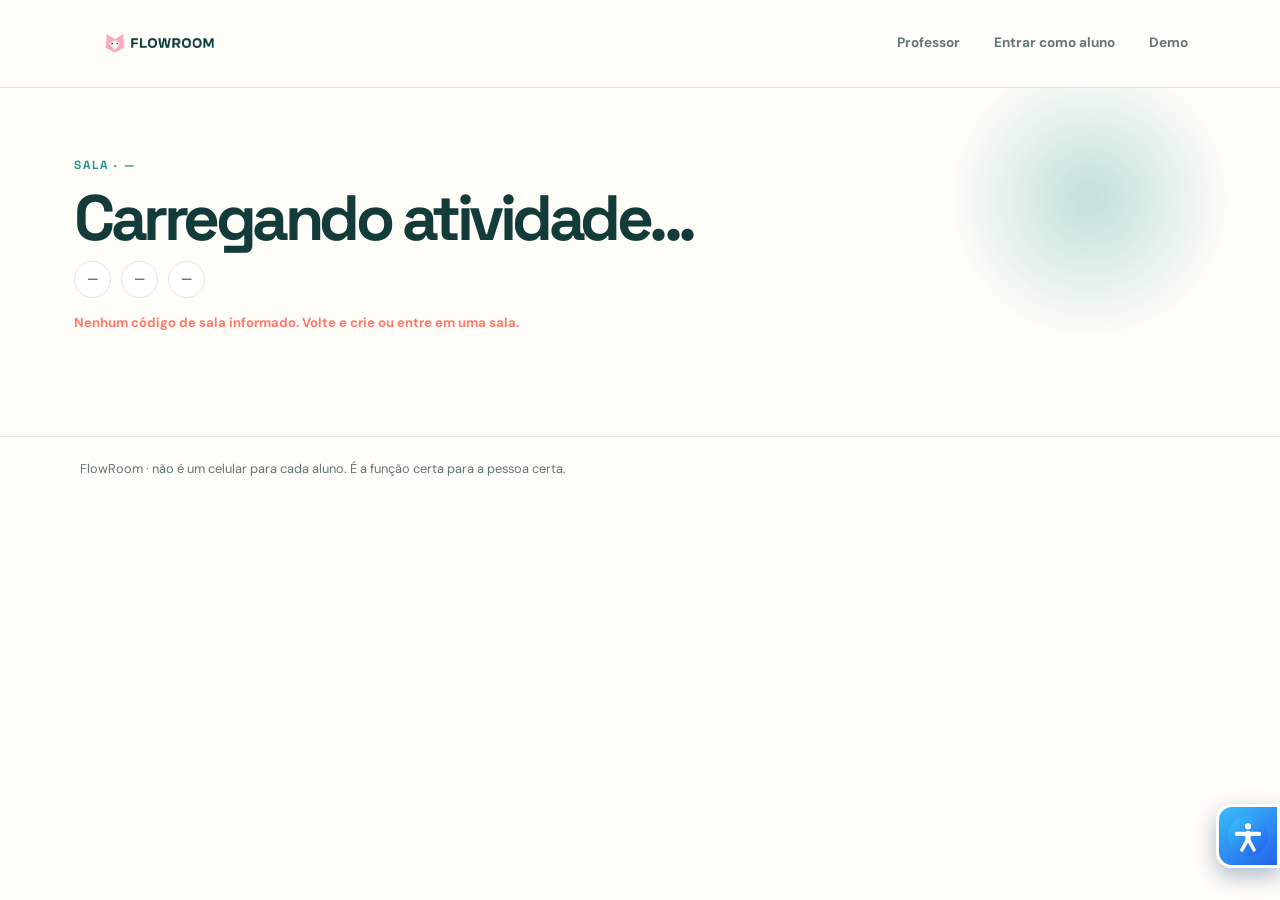
<file: frontend/pages/sala.html>
<!doctype html>
<html lang="pt-BR">
  <head>
    <meta charset="utf-8" />
    <meta name="viewport" content="width=device-width,initial-scale=1" />
    <title>Sala K7P2X | FlowRoom</title>
    <link rel="preconnect" href="https://fonts.googleapis.com" />
    <link rel="preconnect" href="https://fonts.gstatic.com" crossorigin />
    <link
      href="https://fonts.googleapis.com/css2?family=DM+Sans:wght@400;500;600;700&family=Space+Grotesk:wght@500;600;700&display=swap"
      rel="stylesheet"
    />
    <link rel="stylesheet" href="../assets/css/flowroom.css" />
    <style>
      .room-page {
        max-width: 1180px;
        position: relative;
      }
      .room-page:before {
        background: radial-gradient(circle, var(--subject-color, var(--teal)) 0%, transparent 72%);
        border-radius: 50%;
        content: "";
        filter: blur(6px);
        height: 280px;
        opacity: 0.28;
        pointer-events: none;
        position: absolute;
        right: 0;
        top: -30px;
        transition: background 0.6s ease;
        width: 280px;
        z-index: -1;
        animation: themeGlow 7s ease-in-out infinite;
      }
      @keyframes themeGlow {
        0%,
        100% {
          transform: translate(0, 0) scale(1);
        }
        50% {
          transform: translate(-16px, 16px) scale(1.1);
        }
      }
      .room-top {
        align-items: flex-end;
        display: flex;
        gap: 22px;
        justify-content: space-between;
      }
      .room-top h1 {
        font-size: clamp(2.4rem, 5vw, 4.6rem);
        letter-spacing: -0.07em;
        line-height: 0.96;
        margin: 12px 0;
      }
      .room-meta {
        color: var(--muted);
        display: flex;
        flex-wrap: wrap;
        gap: 10px;
      }
      .meta-pill {
        background: #fff;
        border: 1px solid var(--line);
        border-radius: 100px;
        font-size: 0.78rem;
        font-weight: 700;
        padding: 8px 12px;
      }
      .view-switch {
        background: #e9f1ea;
        border-radius: 14px;
        display: flex;
        gap: 4px;
        padding: 4px;
      }
      .view-switch button {
        background: transparent;
        border: 0;
        border-radius: 10px;
        color: var(--muted);
        font-weight: 700;
        padding: 11px 14px;
      }
      .view-switch button.active {
        background: var(--subject-color, var(--ink));
        color: #fff;
        transition: background 0.5s ease;
      }
      .room-view {
        display: none;
      }
      .room-view.active {
        display: block;
      }
      .teacher-summary {
        display: grid;
        gap: 14px;
        grid-template-columns: repeat(4, 1fr);
        margin: 34px 0 20px;
      }
      .stat {
        background: #fff;
        border: 1px solid var(--line);
        border-radius: 16px;
        padding: 18px;
      }
      .stat b {
        display: block;
        font-family: "Space Grotesk";
        font-size: 2rem;
      }
      .stat span {
        color: var(--muted);
        font-size: 0.78rem;
      }
      .room-layout {
        align-items: start;
        display: grid;
        gap: 18px;
        grid-template-columns: 1.35fr 0.65fr;
      }
      .panel {
        background: #fff;
        border: 1px solid var(--line);
        border-radius: 20px;
        padding: 22px;
      }
      .panel-head {
        align-items: center;
        display: flex;
        gap: 12px;
        justify-content: space-between;
      }
      .panel h2 {
        font-family: "Space Grotesk";
        font-size: 1.45rem;
        margin: 0;
      }
      .filter {
        background: #f7faf5;
        border: 1px solid var(--line);
        border-radius: 9px;
        color: var(--ink);
        font: inherit;
        padding: 8px;
      }
      .teacher-groups {
        display: grid;
        gap: 12px;
        grid-template-columns: repeat(2, 1fr);
        margin-top: 20px;
      }
      .teacher-group {
        background: #f8fbf7;
        border: 1px solid var(--line);
        border-radius: 15px;
        padding: 16px;
        transition: border-color 0.5s ease;
      }
      .teacher-group.ready {
        border-color: var(--subject-color, #8bc7a8);
      }
      .teacher-group-head {
        align-items: center;
        display: flex;
        justify-content: space-between;
      }
      .teacher-group h3 {
        font-family: "Space Grotesk";
        font-size: 1.1rem;
        margin: 0;
      }
      .presence {
        color: var(--teal);
        font-size: 0.76rem;
        font-weight: 700;
      }
      .presence.waiting {
        color: #a47520;
      }
      .student-row {
        align-items: center;
        border-top: 1px solid var(--line);
        display: flex;
        gap: 9px;
        margin-top: 13px;
        padding-top: 12px;
      }
      .student-avatar {
        align-items: center;
        background: var(--yellow);
        border-radius: 50%;
        display: flex;
        font-size: 0.72rem;
        font-weight: 700;
        height: 30px;
        justify-content: center;
        width: 30px;
      }
      .student-row:nth-child(3) .student-avatar {
        background: var(--pink);
      }
      .student-row:nth-child(4) .student-avatar {
        background: var(--lilac);
      }
      .student-info {
        display: grid;
        line-height: 1.2;
      }
      .student-info small {
        color: var(--muted);
        font-size: 0.7rem;
      }
      .check {
        color: var(--teal);
        font-weight: 700;
        margin-left: auto;
      }
      .class-list {
        display: grid;
        gap: 10px;
        margin-top: 18px;
      }
      .class-item {
        align-items: center;
        background: #f8fbf7;
        border: 1px solid var(--line);
        border-radius: 12px;
        display: flex;
        justify-content: space-between;
        padding: 13px;
      }
      .class-item small {
        color: var(--muted);
        display: block;
      }
      .timeline {
        display: grid;
        gap: 10px;
        margin-top: 18px;
      }
      .timeline-item {
        border-left: 3px solid var(--line);
        padding: 5px 0 5px 14px;
      }
      .timeline-item.current {
        border-color: var(--coral);
      }
      .timeline-item strong {
        display: block;
        font-family: "Space Grotesk";
      }
      .timeline-item span {
        color: var(--muted);
        font-size: 0.78rem;
      }
      .room-actions {
        display: flex;
        flex-wrap: wrap;
        gap: 10px;
        margin-top: 22px;
      }
      .btn.secondary {
        background: transparent;
        border: 1px solid var(--line);
        color: var(--ink);
      }
      .student-hero {
        background: color-mix(in srgb, var(--subject-color, var(--teal)) 22%, #fff);
        border-radius: 25px;
        padding: 30px;
        transition: background 0.6s ease;
      }
      .student-hero h2 {
        font-family: "Space Grotesk";
        font-size: clamp(2rem, 5vw, 4rem);
        letter-spacing: -0.07em;
        line-height: 0.98;
        margin: 15px 0;
        max-width: 10ch;
      }
      .student-hero p {
        color: var(--muted);
        max-width: 48ch;
      }
      .student-grid {
        display: grid;
        gap: 18px;
        grid-template-columns: 1.1fr 0.9fr;
        margin-top: 18px;
      }
      .friend-list {
        display: grid;
        gap: 10px;
        margin-top: 18px;
      }
      .friend {
        align-items: center;
        background: #f8fbf7;
        border: 1px solid var(--line);
        border-radius: 13px;
        display: flex;
        gap: 10px;
        padding: 12px;
      }
      .friend .student-avatar {
        background: var(--yellow);
      }
      .friend:nth-child(2) .student-avatar {
        background: var(--pink);
      }
      .friend:nth-child(3) .student-avatar {
        background: var(--lilac);
      }
      .friend small {
        color: var(--muted);
        display: block;
      }
      .friend .check {
        margin-left: auto;
      }
      .mission {
        background: #fff4d2;
        border-radius: 16px;
        margin-top: 18px;
        padding: 18px;
      }
      .mission strong {
        display: block;
        font-family: "Space Grotesk";
        font-size: 1.1rem;
      }
      .ready-button {
        background: var(--subject-color, var(--coral));
        border: 0;
        border-radius: 11px;
        color: var(--ink);
        font-weight: 700;
        margin-top: 18px;
        padding: 13px 17px;
        transition: background 0.5s ease;
      }
      .ready-button.is-ready {
        background: var(--teal);
        color: #fff;
      }
      .student-progress {
        display: flex;
        gap: 7px;
        margin-top: 20px;
      }
      .progress-dot {
        background: #cbdcd1;
        border-radius: 20px;
        flex: 1;
        height: 8px;
      }
      .progress-dot.done {
        background: var(--teal);
      }
      .progress-dot.current {
        background: var(--coral);
      }
      .online-note {
        align-items: center;
        color: var(--teal);
        display: flex;
        font-size: 0.8rem;
        gap: 7px;
      }
      .online-note:before {
        background: var(--teal);
        border-radius: 50%;
        content: "";
        height: 8px;
        width: 8px;
      }
      .room-page .progress i {
        background: var(--subject-color, var(--teal));
        transition: background 0.5s ease;
      }
      @media (max-width: 820px) {
        .room-top {
          align-items: flex-start;
          flex-direction: column;
        }
        .teacher-summary {
          grid-template-columns: repeat(2, 1fr);
        }
        .room-layout,
        .student-grid {
          grid-template-columns: 1fr;
        }
      }
      @media (max-width: 560px) {
        .room-page {
          padding-left: 16px;
          padding-right: 16px;
        }
        .site-header {
          align-items: flex-start;
          flex-wrap: wrap;
        }
        .top-links {
          overflow-x: auto;
          width: 100%;
        }
        .view-switch {
          width: 100%;
        }
        .view-switch button {
          flex: 1;
          font-size: 0.78rem;
          padding: 10px 7px;
        }
        .teacher-groups {
          grid-template-columns: 1fr;
        }
        .teacher-summary {
          gap: 9px;
        }
        .stat {
          padding: 14px;
        }
        .stat b {
          font-size: 1.55rem;
        }
        .panel {
          padding: 17px;
        }
        .panel-head {
          align-items: flex-start;
          flex-direction: column;
        }
        .filter {
          width: 100%;
        }
        .student-hero {
          padding: 23px;
        }
        .room-actions .btn {
          flex: 1 1 100%;
        }
      }
    </style>
  </head>
  <style>
    .subject-stage {
      align-items: center;
      background: linear-gradient(
        135deg,
        color-mix(in srgb, var(--subject-color, var(--yellow)) 42%, #fff),
        color-mix(in srgb, var(--subject-color, var(--yellow)) 14%, #fff)
      );
      border: 1px solid var(--line);
      border-radius: 20px;
      display: flex;
      gap: 16px;
      margin: 24px 0;
      padding: 16px 20px;
      transition: background 0.6s ease;
    }
    .subject-icon {
      align-items: center;
      animation: subjectFloat 3.5s ease-in-out infinite;
      background: var(--subject-color, var(--yellow));
      border-radius: 16px;
      display: flex;
      height: 58px;
      justify-content: center;
      transition: background 0.5s ease;
      width: 58px;
    }
    .subject-copy {
      flex: 1;
    }
    .subject-copy strong {
      display: block;
      font-family: "Space Grotesk";
      font-size: 1.1rem;
    }
    .subject-copy span {
      color: var(--muted);
      font-size: 0.8rem;
    }
    .subject-select {
      background: #fff;
      border: 1px solid var(--line);
      border-radius: 9px;
      color: var(--ink);
      font: inherit;
      padding: 9px;
    }
    @keyframes subjectFloat {
      50% {
        transform: translateY(-5px) rotate(4deg);
        box-shadow: 0 10px 18px #123b3a1c;
      }
    }
    .icon-burst {
      color: var(--subject-color, var(--coral));
      display: inline-block;
      animation: iconPulse 2s ease-in-out infinite;
      transition: color 0.5s ease;
    }
    @keyframes iconPulse {
      50% {
        transform: scale(1.2) rotate(8deg);
      }
    }
    .limit-card {
      background: #f8fbf7;
      border: 1px solid var(--line);
      border-radius: 15px;
      margin-top: 20px;
      padding: 16px;
    }
    .limit-card h3 {
      font-family: "Space Grotesk";
      font-size: 1rem;
      margin: 0;
    }
    .limit-grid {
      display: grid;
      gap: 10px;
      grid-template-columns: 1fr 1fr;
      margin-top: 14px;
    }
    .limit-field {
      display: grid;
      gap: 5px;
    }
    .limit-field label {
      color: var(--muted);
      font-size: 0.72rem;
      font-weight: 700;
    }
    .limit-field input {
      background: #fff;
      border: 1px solid var(--line);
      border-radius: 8px;
      color: var(--ink);
      padding: 9px;
      width: 100%;
    }
    .capacity-note {
      color: var(--teal);
      font-size: 0.75rem;
      font-weight: 700;
      margin-top: 12px;
    }
    .device-bar {
      background: #e5eee6;
      border-radius: 20px;
      height: 9px;
      margin-top: 12px;
      overflow: hidden;
    }
    .device-bar i {
      background: var(--subject-color, var(--teal));
      border-radius: inherit;
      display: block;
      height: 100%;
      transition:
        width 0.4s ease,
        background 0.5s ease;
      width: 0;
    }
    #deviceRatioNote {
      display: block;
      margin-top: 8px;
    }
    @media (max-width: 560px) {
      .subject-stage {
        align-items: flex-start;
        flex-wrap: wrap;
        padding: 14px;
      }
      .subject-copy {
        min-width: calc(100% - 78px);
      }
      .subject-select {
        width: 100%;
      }
      .limit-grid {
        grid-template-columns: 1fr;
      }
    }
    .deco-panel {
      align-items: center;
      display: flex;
      flex-direction: column;
      gap: 10px;
      justify-content: center;
      margin-top: 20px;
      padding: 10px 0;
    }
    .deco-sparkle {
      animation: sparkleTwinkle 2.6s ease-in-out infinite;
      color: var(--subject-color, var(--coral));
      display: block;
      height: 26px;
      transition: color 0.5s ease;
      width: 26px;
    }
    @keyframes sparkleTwinkle {
      0%,
      100% {
        transform: scale(0.82) rotate(0);
        opacity: 0.65;
      }
      50% {
        transform: scale(1.15) rotate(18deg);
        opacity: 1;
      }
    }
    .deco-squiggle {
      color: var(--line);
      display: block;
      height: 18px;
      width: 64px;
    }
    .deco-squiggle path {
      animation: squiggleDraw 3s ease-in-out infinite;
    }
    @keyframes squiggleDraw {
      0%,
      100% {
        stroke-dashoffset: 0;
      }
      50% {
        stroke-dashoffset: 14;
      }
    }
    .room-created-flash {
      align-items: center;
      background: linear-gradient(135deg, var(--yellow), var(--coral));
      border-radius: 18px;
      color: var(--ink);
      display: flex;
      font-weight: 700;
      gap: 10px;
      justify-content: center;
      margin-bottom: 18px;
      padding: 14px 18px;
      text-align: center;
      animation:
        flashIn 0.5s ease-out,
        flashOut 0.6s ease-in 3.2s forwards;
    }
    .room-created-flash b {
      font-family: "Space Grotesk";
    }
    @keyframes flashIn {
      0% {
        opacity: 0;
        transform: translateY(-14px) scale(0.96);
      }
      100% {
        opacity: 1;
        transform: translateY(0) scale(1);
      }
    }
    @keyframes flashOut {
      to {
        opacity: 0;
        transform: translateY(-10px);
        margin-bottom: 0;
        padding-top: 0;
        padding-bottom: 0;
        height: 0;
        overflow: hidden;
      }
    }
    .confetti-burst {
      height: 0;
      overflow: visible;
      position: relative;
      width: 0;
    }
    .confetti-burst i {
      animation: confettiFall 1.8s ease-in forwards;
      background: var(--yellow);
      border-radius: 2px;
      display: block;
      height: 10px;
      position: absolute;
      top: 0;
      width: 6px;
    }
    .confetti-burst i:nth-child(2) {
      background: var(--coral);
      left: 14px;
      animation-delay: 0.05s;
    }
    .confetti-burst i:nth-child(3) {
      background: var(--teal);
      left: -16px;
      animation-delay: 0.1s;
    }
    .confetti-burst i:nth-child(4) {
      background: var(--lilac);
      left: 26px;
      animation-delay: 0.15s;
    }
    .confetti-burst i:nth-child(5) {
      background: var(--pink);
      left: -28px;
      animation-delay: 0.2s;
    }
    .confetti-burst i:nth-child(6) {
      background: var(--mint);
      left: 6px;
      animation-delay: 0.25s;
    }
    @keyframes confettiFall {
      0% {
        opacity: 1;
        transform: translate(0, 0) rotate(0);
      }
      100% {
        opacity: 0;
        transform: translate(var(--x, 10px), 90px) rotate(340deg);
      }
    }
    .subject-scene {
      background: #123b3a;
      border: 1px solid color-mix(in srgb, var(--subject-color, #23958b) 45%, #123b3a);
      border-radius: 22px;
      color: #fff;
      min-height: 150px;
      overflow: hidden;
      padding: 22px;
      position: relative;
      transition: border-color 0.5s ease;
    }
    .subject-scene h3 {
      font-family: "Space Grotesk";
      font-size: 1.45rem;
      margin: 0 0 4px;
      position: relative;
      z-index: 2;
    }
    .subject-scene p {
      color: #c8e4d8;
      font-size: 0.82rem;
      margin: 0;
      max-width: 42ch;
      position: relative;
      z-index: 2;
    }
    .scene-orbit,
    .scene-orbit:before,
    .scene-orbit:after {
      border: 1px solid #86d7c277;
      border-radius: 50%;
      height: 150px;
      position: absolute;
      right: 8%;
      top: 0;
      width: 150px;
    }
    .scene-orbit {
      animation: sceneSpin 12s linear infinite;
      border-style: dashed;
    }
    .scene-orbit:before,
    .scene-orbit:after {
      content: "";
      height: 95px;
      right: 27px;
      top: 27px;
      width: 95px;
    }
    .scene-orbit:after {
      background: var(--coral);
      border: 0;
      box-shadow: 0 0 0 7px #ff776955;
      height: 11px;
      right: -4px;
      top: 66px;
      width: 11px;
    }
    @keyframes sceneSpin {
      to {
        transform: rotate(360deg);
      }
    }
    .scene-particle {
      animation: particleFloat 3s ease-in-out infinite;
      background: var(--yellow);
      border-radius: 50%;
      height: 12px;
      position: absolute;
      right: 42%;
      top: 20px;
      width: 12px;
    }
    .scene-particle:nth-child(2) {
      animation-delay: -1s;
      background: var(--mint);
      height: 8px;
      right: 27%;
      top: 90px;
      width: 8px;
    }
    .scene-particle:nth-child(3) {
      animation-delay: -2s;
      background: var(--pink);
      right: 13%;
      top: 42px;
    }
    @keyframes particleFloat {
      50% {
        transform: translateY(-12px) scale(1.2);
      }
    }
    .scene-grid {
      display: grid;
      gap: 10px;
      grid-template-columns: repeat(4, 34px);
      position: absolute;
      right: 8%;
      top: 27px;
      transform: rotate(-8deg);
    }
    .scene-grid i {
      animation: gridPulse 2s ease-in-out infinite;
      background: var(--yellow);
      border-radius: 7px;
      height: 34px;
    }
    .scene-grid i:nth-child(2) {
      animation-delay: -0.4s;
      background: var(--coral);
    }
    .scene-grid i:nth-child(3) {
      animation-delay: -0.8s;
      background: var(--lilac);
    }
    .scene-grid i:nth-child(4) {
      animation-delay: -1.2s;
      background: var(--pink);
    }
    @keyframes gridPulse {
      50% {
        transform: translateY(-6px);
      }
    }
    .scene-words {
      display: flex;
      gap: 10px;
      position: absolute;
      right: 8%;
      top: 48px;
      transform: rotate(-7deg);
    }
    .scene-words span {
      animation: wordFloat 3.4s ease-in-out infinite;
      background: var(--yellow);
      border-radius: 9px;
      color: var(--ink);
      font-family: "Space Grotesk";
      font-size: 0.8rem;
      padding: 9px;
    }
    .scene-words span:nth-child(2) {
      animation-delay: -1s;
      background: var(--pink);
      margin-top: 28px;
    }
    .scene-words span:nth-child(3) {
      animation-delay: -2s;
      background: var(--lilac);
      margin-top: -17px;
    }
    @keyframes wordFloat {
      50% {
        transform: translateY(-9px) rotate(4deg);
      }
    }
    .scene-action {
      background: #ffffff22;
      border: 1px solid #ffffff44;
      border-radius: 9px;
      color: #fff;
      cursor: pointer;
      font-size: 0.76rem;
      font-weight: 700;
      margin-top: 18px;
      padding: 8px 11px;
      position: relative;
      z-index: 2;
    }
    @media (max-width: 560px) {
      .subject-scene {
        min-height: 178px;
      }
      .scene-orbit,
      .scene-grid,
      .scene-words {
        opacity: 0.75;
        right: 2%;
      }
      .scene-words {
        transform: scale(0.8) rotate(-7deg);
        transform-origin: right top;
      }
      .scene-grid {
        transform: scale(0.75) rotate(-8deg);
        transform-origin: right top;
      }
    }
  </style>
  <body>
    <header class="site-header">
      <a class="brand" href="../index.html"></a>
      <nav class="top-links">
        <a href="professor.html">Professor</a><a href="aluno.html">Entrar como aluno</a><a href="demo.html">Demo</a>
      </nav>
    </header>
    <main class="page room-page">
      <div class="room-top">
        <div>
          <span class="eyebrow" id="roomEyebrow">Sala · —</span>
          <h1 id="roomTitle">Carregando atividade...</h1>
          <div class="room-meta">
            <span class="meta-pill" id="subjectLabel">—</span
            ><span class="meta-pill" id="studentCountLabel">—</span
            ><span class="meta-pill" id="stageCountLabel">—</span>
          </div>
        </div>
        <div class="view-switch" aria-label="Escolher visualização" id="viewSwitch" hidden>
          <button class="active" data-view="teacher">Visão do professor</button
          ><button data-view="student">Visão do aluno</button>
        </div>
      </div>
      <div class="subject-stage">
        <div class="subject-icon" id="subjectIcon">✦</div>
        <div class="subject-copy">
          <strong id="subjectTitle">História em movimento <span class="icon-burst">✦</span></strong
          ><span id="subjectDescription">Perspectivas diferentes se encontram para explicar uma decisão.</span>
        </div>
        <select class="subject-select" id="subjectSelect" aria-label="Escolher matéria">
          <option value="history">História</option>
          <option value="science">Ciências</option>
          <option value="math">Matemática</option>
          <option value="language">Língua Portuguesa</option>
        </select>
      </div>
      <section class="subject-scene" id="subjectScene" aria-live="polite">
        <h3>O mapa da crise está se formando</h3>
        <p>Escolha uma matéria para mudar o ambiente da atividade.</p>
        <div class="scene-orbit"></div>
        <div class="scene-particle"></div>
        <div class="scene-particle"></div>
        <div class="scene-particle"></div>
        <button class="scene-action" id="sceneAction">Explorar a cena</button>
      </section>
      <p class="hint" id="roomError" role="alert" style="display: none; color: var(--coral); font-weight: 700"></p>
      <section class="room-view active" data-panel="teacher">
        <div class="teacher-summary">
          <div class="stat"><b id="statParticipants">0</b><span>alunos entraram</span></div>
          <div class="stat"><b id="statGroups">0</b><span>grupos formados</span></div>
          <div class="stat"><b id="statSubmissions">0</b><span>conclusões enviadas</span></div>
          <div class="stat"><b id="statStatus">waiting</b><span>status da sessão</span></div>
        </div>
        <div class="room-layout">
          <section class="panel">
            <div class="panel-head">
              <div>
                <span class="eyebrow" id="stageEyebrow">Sessão aguardando início</span>
                <h2 id="stageHeading">Convide a turma com o código da sala</h2>
              </div>
            </div>
            <p class="hint" id="stageHint">
              Compartilhe o código no topo da página. Os grupos aparecem aqui assim que os alunos entrarem.
            </p>
            <div class="teacher-groups" id="teacherGroups"></div>
            <div class="room-actions">
              <button class="btn" id="primaryAction">Iniciar sessão →</button>
            </div>
          </section>
          <aside class="panel">
            <span class="eyebrow">Ritmo da atividade</span>
            <div class="timeline" id="stageTimeline"></div>
            <div class="deco-panel">
              <svg class="deco-sparkle" viewBox="0 0 24 24" fill="none" aria-hidden="true">
                <path
                  d="M12 2c.7 4.6 3 6.9 7.6 7.6-4.6.7-6.9 3-7.6 7.6-.7-4.6-3-6.9-7.6-7.6C9 8.9 11.3 6.6 12 2Z"
                  fill="currentColor"
                /></svg
              ><svg class="deco-squiggle" viewBox="0 0 64 18" fill="none" aria-hidden="true">
                <path
                  d="M2 9c4.5-7 8 7 12.5 0S23 2 27.5 9 36 16 40.5 9 49 2 53.5 9s8.5 7 8.5 0"
                  stroke="currentColor"
                  stroke-width="2.4"
                  stroke-linecap="round"
                  stroke-dasharray="2 7"
                />
              </svg>
            </div>
          </aside>
        </div>
      </section>
      <section class="room-view" data-panel="student">
        <div class="student-hero" id="studentHero">
          <span class="online-note" id="studentStatusNote">Conectando...</span>
          <h2 id="studentGroupHeading">Só um instante.</h2>
          <p id="studentStageText">Buscando os dados da sua sala.</p>
          <div class="student-progress" id="studentProgress"></div>
          <small id="studentStageLabel"></small>
        </div>
        <div class="student-grid">
          <section class="panel">
            <span class="eyebrow">Seu grupo</span>
            <h2>As pessoas que estão com você</h2>
            <div class="friend-list" id="friendList"></div>
            <div class="mission" id="missionBox">
              <strong>Sua etapa</strong>
              <p id="missionText">Aguardando a sessão começar.</p>
              <button class="ready-button" id="readyButton" style="display: none">
                Marcar minha parte como pronta
              </button>
            </div>
            <div id="conclusionBox" style="display: none; margin-top: 14px">
              <div class="field">
                <label for="conclusionText">Conclusão do grupo</label
                ><textarea id="conclusionText" placeholder="O que o grupo concluiu?"></textarea>
              </div>
              <button class="btn" id="submitConclusion">Enviar conclusão →</button>
            </div>
          </section>
          <aside class="panel">
            <span class="eyebrow">Sua função</span>
            <h2 id="roleName">—</h2>
            <p class="hint" id="roleDescription"></p>
            <div class="tag" id="roleType">—</div>
            <div class="deco-panel">
              <svg class="deco-sparkle" viewBox="0 0 24 24" fill="none" aria-hidden="true">
                <path
                  d="M12 2c.7 4.6 3 6.9 7.6 7.6-4.6.7-6.9 3-7.6 7.6-.7-4.6-3-6.9-7.6-7.6C9 8.9 11.3 6.6 12 2Z"
                  fill="currentColor"
                />
              </svg>
            </div>
          </aside>
        </div>
      </section>
    </main>
    <footer class="footer">FlowRoom · não é um celular para cada aluno. É a função certa para a pessoa certa.</footer>
    <script src="../assets/js/api.js"></script>
    <script src="../assets/js/flowroom.js"></script>
    <script>
      const params = new URLSearchParams(location.search);
      const code = (params.get("code") || "").toUpperCase();
      const roomError = document.querySelector("#roomError");
      function showRoomError(message) {
        roomError.textContent = message;
        roomError.style.display = "block";
      }

      if (!code) {
        showRoomError("Nenhum código de sala informado. Volte e crie ou entre em uma sala.");
        document.querySelectorAll(".room-view, .subject-stage, .subject-scene").forEach((el) => (el.hidden = true));
        throw new Error("missing room code");
      }

      document.querySelector("#roomEyebrow").textContent = "Sala · " + code;

      const teacherToken = FlowAPI.tokens.getTeacher(code);
      const participantToken = FlowAPI.tokens.getParticipant(code);
      const requestedRole = params.get("role");
      const role = requestedRole === "student" ? "student" : requestedRole === "teacher" ? "teacher" : teacherToken ? "teacher" : "student";

      document.querySelectorAll(".room-view").forEach((panel) => panel.classList.toggle("active", panel.dataset.panel === role));

      function typeLabel(type) {
        if (type === "presential") return "Presencial";
        if (type === "conclusion") return "Conclusão";
        return "Digital";
      }
      function initials(name) {
        return (name || "?")
          .trim()
          .split(/\s+/)
          .slice(0, 2)
          .map((part) => part[0])
          .join("")
          .toUpperCase();
      }

      // ---------- Tema visual (decorativo; a matéria não faz parte do contrato da API) ----------
      const subjectData = window.FLOWROOM_SUBJECTS;
      function sceneMarkup(visual) {
        if (visual === "particles")
          return '<div class="scene-particle"></div><div class="scene-particle"></div><div class="scene-particle"></div>';
        if (visual === "grid") return '<div class="scene-grid"><i></i><i></i><i></i><i></i></div>';
        if (visual === "words")
          return '<div class="scene-words"><span>Ideia</span><span>Voz</span><span>Repertório</span></div>';
        return '<div class="scene-orbit"></div><div class="scene-particle"></div><div class="scene-particle"></div><div class="scene-particle"></div>';
      }
      function renderSubjectScene(item) {
        const scene = document.querySelector("#subjectScene");
        scene.className = "subject-scene " + item.visual;
        scene.innerHTML =
          "<h3>" +
          item.scene +
          "</h3><p>" +
          item.sceneText +
          "</p>" +
          sceneMarkup(item.visual) +
          '<button class="scene-action" id="sceneAction">Explorar a cena</button>';
        document.querySelector("#sceneAction").addEventListener("click", (event) => {
          event.currentTarget.textContent = "Descoberta registrada ✓";
          scene.animate([{ transform: "scale(1)" }, { transform: "scale(1.02)" }, { transform: "scale(1)" }], {
            duration: 450,
          });
        });
      }
      function applySubject(item, label, turma) {
        document.documentElement.style.setProperty("--subject-color", item.color);
        const icon = document.querySelector("#subjectIcon");
        icon.innerHTML = item.icon;
        icon.className = "subject-icon icon-anim-" + item.visual;
        document.querySelector("#subjectTitle").innerHTML = item.label + ' <span class="icon-burst">✦</span>';
        document.querySelector("#subjectDescription").textContent = item.description;
        document.querySelector("#subjectLabel").textContent = label + (turma ? " · " + turma : "");
        renderSubjectScene(item);
      }

      if (role === "student") {
        // A matéria escolhida pelo professor não é enviada pela API ao aluno.
        document.querySelector(".subject-stage").hidden = true;
        document.querySelector("#subjectScene").hidden = true;
      }

      // ---------- Professor ----------
      function initTeacher() {
        if (!teacherToken) {
          showRoomError("Você não tem acesso de professor a esta sala neste navegador.");
          document.querySelector('[data-panel="teacher"]').hidden = true;
          return;
        }

        const stored = JSON.parse(sessionStorage.getItem("flowroom_activity_" + code) || "null");
        const subjectSelect = document.querySelector("#subjectSelect");

        if (stored) {
          document.querySelector("#roomTitle").textContent = stored.title || "Atividade";
          const key = subjectData[stored.subjectKey] ? stored.subjectKey : "history";
          subjectSelect.value = key;
          applySubject(subjectData[key], subjectSelect.options[subjectSelect.selectedIndex].text, stored.turma);
          document.querySelector("#stageCountLabel").textContent = (stored.stages || []).length + " etapas";

          const timeline = document.querySelector("#stageTimeline");
          timeline.innerHTML = (stored.stages || [])
            .map((stage) => `<div class="timeline-item"><strong></strong><span></span></div>`)
            .join("");
          timeline.querySelectorAll(".timeline-item").forEach((item, index) => {
            const stage = stored.stages[index];
            item.querySelector("strong").textContent = stage.title;
            item.querySelector("span").textContent = typeLabel(stage.type);
          });

          if (stored.justCreated) {
            const flash = document.createElement("div");
            flash.className = "room-created-flash";
            const strong = document.createElement("b");
            strong.textContent = code;
            const text = document.createElement("span");
            text.append("🎉 Sala criada! Compartilhe o código ", strong, " com a turma.");
            flash.innerHTML = '<span class="confetti-burst"><i></i><i></i><i></i><i></i><i></i><i></i></span>';
            flash.appendChild(text);
            document.querySelector(".room-page").insertBefore(flash, document.querySelector(".room-top"));
            setTimeout(() => flash.remove(), 4000);
            stored.justCreated = false;
            sessionStorage.setItem("flowroom_activity_" + code, JSON.stringify(stored));
          }
        } else {
          applySubject(subjectData.history, "História", "");
        }

        subjectSelect.addEventListener("change", (event) => {
          applySubject(subjectData[event.target.value], event.target.options[event.target.selectedIndex].text, stored && stored.turma);
        });

        const primaryAction = document.querySelector("#primaryAction");
        const stageEyebrow = document.querySelector("#stageEyebrow");
        const stageHeading = document.querySelector("#stageHeading");
        const stageHint = document.querySelector("#stageHint");
        const teacherGroups = document.querySelector("#teacherGroups");

        function cachedStage() {
          return JSON.parse(sessionStorage.getItem("flowroom_stage_" + code) || "null");
        }
        function setCachedStage(stage) {
          sessionStorage.setItem("flowroom_stage_" + code, JSON.stringify(stage || null));
        }

        function renderGroups(groups, groupSize) {
          teacherGroups.innerHTML = "";
          if (!groups.length) {
            teacherGroups.innerHTML = '<p class="hint">Nenhum aluno entrou ainda. Compartilhe o código da sala.</p>';
            return;
          }
          groups.forEach((group) => {
            const article = document.createElement("article");
            article.className = "teacher-group" + (group.submission ? " ready" : "");
            const head = document.createElement("div");
            head.className = "teacher-group-head";
            const h3 = document.createElement("h3");
            h3.textContent = "Grupo " + group.number;
            const presence = document.createElement("span");
            presence.className = "presence" + (groupSize && group.members.length >= groupSize ? "" : " waiting");
            presence.textContent = group.members.length + (groupSize ? "/" + groupSize : "") + " integrantes";
            head.append(h3, presence);
            article.appendChild(head);
            group.members.forEach((member) => {
              const row = document.createElement("div");
              row.className = "student-row";
              const avatar = document.createElement("span");
              avatar.className = "student-avatar";
              avatar.textContent = initials(member.name);
              const info = document.createElement("span");
              info.className = "student-info";
              const b = document.createElement("b");
              b.textContent = member.name;
              const small = document.createElement("small");
              small.textContent = member.role_name + " · " + member.completed_stage_count + " etapa(s) concluída(s)";
              info.append(b, small);
              row.append(avatar, info);
              article.appendChild(row);
            });
            if (group.submission) {
              const quote = document.createElement("p");
              quote.className = "hint";
              quote.style.marginTop = "10px";
              quote.textContent = "Conclusão: " + group.submission.content;
              article.appendChild(quote);
            }
            teacherGroups.appendChild(article);
          });
        }

        async function refresh() {
          const result = await FlowAPI.getResults(code, teacherToken);
          if (!result.ok) {
            showRoomError(FlowAPI.describeError(result));
            return;
          }
          roomError.style.display = "none";
          const { session, groups } = result.data;
          const participants = groups.reduce((sum, group) => sum + group.members.length, 0);
          const submissions = groups.filter((group) => group.submission).length;

          document.querySelector("#roomTitle").textContent = session.activity_title;
          document.querySelector("#roomEyebrow").textContent = "Sala " + session.status + " · " + code;
          document.querySelector("#statParticipants").textContent = participants;
          document.querySelector("#statGroups").textContent = groups.length;
          document.querySelector("#statSubmissions").textContent = submissions;
          document.querySelector("#statStatus").textContent = session.status;
          document.querySelector("#studentCountLabel").textContent = participants + " participantes";

          renderGroups(groups, stored && stored.groupSize);

          const stage = cachedStage();
          if (session.status === "waiting") {
            stageEyebrow.textContent = "Sessão aguardando início";
            stageHeading.textContent = "Convide a turma com o código da sala";
            stageHint.textContent = "Compartilhe o código no topo da página. Os grupos aparecem aqui assim que os alunos entrarem.";
            primaryAction.hidden = false;
            primaryAction.textContent = "Iniciar sessão →";
            primaryAction.dataset.action = "start";
          } else if (session.status === "active") {
            stageEyebrow.textContent = stage ? "Etapa " + stage.position + " · " + typeLabel(stage.type) : "Sessão em andamento";
            stageHeading.textContent = stage ? stage.title : "Acompanhe o progresso dos grupos";
            stageHint.textContent = stage
              ? stage.instructions
              : "A etapa atual só aparece na aba que iniciou ou avançou a sessão.";
            primaryAction.hidden = false;
            primaryAction.textContent = "Avançar etapa →";
            primaryAction.dataset.action = "next";
          } else {
            stageEyebrow.textContent = "Sessão encerrada";
            stageHeading.textContent = "Confira as conclusões enviadas";
            stageHint.textContent = "Revise os grupos abaixo. Novas conclusões não são mais aceitas.";
            primaryAction.hidden = true;
          }
        }

        primaryAction.addEventListener("click", async () => {
          const action = primaryAction.dataset.action;
          primaryAction.disabled = true;
          const originalText = primaryAction.textContent;
          primaryAction.textContent = "Aguarde...";
          const result =
            action === "start" ? await FlowAPI.startSession(code, teacherToken) : await FlowAPI.nextStage(code, teacherToken);
          primaryAction.disabled = false;
          if (!result.ok) {
            showRoomError(FlowAPI.describeError(result));
            primaryAction.textContent = originalText;
            return;
          }
          roomError.style.display = "none";
          setCachedStage(result.data.session.current_stage);
          await refresh();
        });

        refresh();
        let teacherTimer = null;
        function scheduleRefresh() {
          teacherTimer = setTimeout(async () => {
            if (!document.hidden) await refresh();
            scheduleRefresh();
          }, 4000);
        }
        scheduleRefresh();
      }

      // ---------- Aluno ----------
      function initStudent() {
        if (!participantToken) {
          showRoomError("Você ainda não entrou nesta sala neste navegador. Volte e entre com o código.");
          document.querySelector('[data-panel="student"]').hidden = true;
          return;
        }

        const readyButton = document.querySelector("#readyButton");
        const conclusionBox = document.querySelector("#conclusionBox");
        const submitConclusionButton = document.querySelector("#submitConclusion");
        let currentStage = null;

        function render(result) {
          if (!result.ok) {
            showRoomError(FlowAPI.describeError(result));
            return;
          }
          roomError.style.display = "none";
          const { session, participant, group } = result.data;
          currentStage = session.current_stage;

          document.querySelector("#roomTitle").textContent = session.activity_title;
          document.querySelector("#roomEyebrow").textContent = "Sala " + session.status + " · " + code;

          const statusText =
            session.status === "waiting"
              ? "Aguardando o professor iniciar"
              : session.status === "active"
                ? "Sala ao vivo"
                : "Atividade encerrada";
          document.querySelector("#studentStatusNote").textContent = statusText;
          document.querySelector("#studentGroupHeading").textContent = "Você está no Grupo " + participant.group_number + ".";
          document.querySelector("#roleName").textContent = participant.role.name;
          document.querySelector("#roleDescription").textContent = participant.role.description;
          document.querySelector("#roleType").textContent = typeLabel(participant.role.type).toUpperCase();

          document.querySelector("#studentStageLabel").textContent = currentStage
            ? "Etapa " + currentStage.position + " · " + typeLabel(currentStage.type)
            : "";
          document.querySelector("#studentStageText").textContent = currentStage
            ? currentStage.instructions
            : session.status === "waiting"
              ? "Assim que o professor iniciar, sua etapa aparece aqui."
              : "Obrigado por participar!";
          document.querySelector("#missionText").textContent = currentStage
            ? currentStage.instructions
            : "Aguardando a sessão começar.";

          const friendList = document.querySelector("#friendList");
          friendList.innerHTML = "";
          group.members.forEach((member) => {
            const row = document.createElement("div");
            row.className = "friend";
            const avatar = document.createElement("span");
            avatar.className = "student-avatar";
            avatar.textContent = initials(member.name);
            const info = document.createElement("span");
            const b = document.createElement("b");
            b.textContent = member.name;
            const small = document.createElement("small");
            small.textContent = member.role_name;
            info.append(b, small);
            row.append(avatar, info);
            if (member.id === participant.id) {
              const check = document.createElement("span");
              check.className = "check";
              check.textContent = participant.current_stage_completed ? "✓ pronto" : "...";
              row.appendChild(check);
            }
            friendList.appendChild(row);
          });

          if (session.status === "active" && currentStage) {
            readyButton.style.display = "inline-flex";
            readyButton.disabled = false;
            readyButton.classList.toggle("is-ready", participant.current_stage_completed);
            readyButton.textContent = participant.current_stage_completed
              ? "Sua parte está pronta ✓"
              : "Marcar minha parte como pronta";
          } else {
            readyButton.style.display = "none";
          }

          conclusionBox.style.display = session.status === "active" && currentStage && currentStage.type === "conclusion" ? "block" : "none";
        }

        readyButton.addEventListener("click", async () => {
          if (!currentStage) return;
          readyButton.disabled = true;
          const result = await FlowAPI.completeRole(code, currentStage.id, participantToken);
          if (!result.ok) {
            showRoomError(FlowAPI.describeError(result));
            readyButton.disabled = false;
            return;
          }
          roomError.style.display = "none";
        });

        submitConclusionButton.addEventListener("click", async () => {
          const content = document.querySelector("#conclusionText").value.trim();
          if (!content) return;
          submitConclusionButton.disabled = true;
          const originalText = submitConclusionButton.textContent;
          submitConclusionButton.textContent = "Enviando...";
          const result = await FlowAPI.submitConclusion(code, content, participantToken);
          submitConclusionButton.disabled = false;
          submitConclusionButton.textContent = originalText;
          if (!result.ok) {
            showRoomError(FlowAPI.describeError(result));
            return;
          }
          roomError.style.display = "none";
          submitConclusionButton.textContent = "Conclusão enviada ✓";
          setTimeout(() => (submitConclusionButton.textContent = originalText), 2200);
        });

        FlowAPI.pollState(code, participantToken, render);
      }

      if (role === "teacher") {
        initTeacher();
      } else {
        initStudent();
      }
    </script>
    <script src="https://vlibras.gov.br/app/vlibras-plugin.js" defer></script>
  </body>
</html>
</file>
<file: frontend/assets/css/flowroom.css>
:root {
  --ink: #123b3a;
  --teal: #23958b;
  --mint: #e3f3e7;
  --paper: #fffdf8;
  --muted: #647673;
  --coral: #ff786a;
  --yellow: #f3c852;
  --lilac: #b9a9ee;
  --pink: #f5a6be;
  --line: #dce8df;
  --shadow: 0 22px 50px #123b3a1f;
}
* {
  box-sizing: border-box;
}
[hidden] {
  display: none !important;
}
html {
  scroll-behavior: smooth;
}
body {
  margin: 0;
  background: var(--paper);
  color: var(--ink);
  font:
    400 16px/1.5 "DM Sans",
    sans-serif;
}
h1,
h2,
h3,
.brand,
.eyebrow {
  font-family: "Space Grotesk", sans-serif;
}
a {
  color: inherit;
  text-decoration: none;
}
button,
input,
textarea,
select {
  font: inherit;
}
button {
  cursor: pointer;
}
.site-header {
  align-items: center;
  background: #fffdf8e8;
  border-bottom: 1px solid var(--line);
  display: flex;
  justify-content: space-between;
  padding: 17px max(20px, calc((100% - 1120px) / 2));
  position: sticky;
  top: 0;
  z-index: 5;
  backdrop-filter: blur(14px);
}
.brand {
  align-items: center;
  display: flex;
  font-size: 1.1rem;
  font-weight: 700;
  gap: 9px;
  letter-spacing: 0.08em;
}
.top-links {
  display: flex;
  gap: 10px;
}
.top-links a {
  border-radius: 10px;
  color: var(--muted);
  font-size: 0.85rem;
  font-weight: 700;
  padding: 9px 12px;
}
.top-links a:hover {
  background: var(--mint);
  color: var(--ink);
}
.page {
  margin: auto;
  max-width: 1120px;
  padding: 64px 24px 90px;
}
.eyebrow {
  color: var(--teal);
  font-size: 0.74rem;
  font-weight: 700;
  letter-spacing: 0.14em;
  text-transform: uppercase;
}
.hero {
  max-width: 680px;
}
.hero h1 {
  font-size: clamp(2.6rem, 7vw, 5.5rem);
  letter-spacing: -0.07em;
  line-height: 0.98;
  margin: 14px 0 20px;
}
.hero p {
  color: var(--muted);
  font-size: 1.05rem;
  max-width: 50ch;
}
.grid {
  display: grid;
  gap: 18px;
  grid-template-columns: repeat(2, minmax(0, 1fr));
  margin-top: 34px;
}
.card {
  background: #fff;
  border: 1px solid var(--line);
  border-radius: 20px;
  padding: 24px;
}
.card h2,
.card h3 {
  margin-top: 0;
}
.card p {
  color: var(--muted);
}
.form-card {
  background: #fff;
  border: 1px solid var(--line);
  border-radius: 22px;
  box-shadow: var(--shadow);
  margin-top: 30px;
  max-width: 520px;
  padding: 28px;
}
.field {
  display: grid;
  gap: 7px;
  margin-bottom: 17px;
}
.field label {
  font-size: 0.8rem;
  font-weight: 700;
}
.field input,
.field textarea,
.field select {
  background: #fbfcf8;
  border: 1px solid #cbdcd1;
  border-radius: 11px;
  color: var(--ink);
  outline: 0;
  padding: 13px 14px;
  width: 100%;
}
.field input:focus,
.field textarea:focus,
.field select:focus {
  border-color: var(--teal);
  box-shadow: 0 0 0 3px #23958b22;
}
.field textarea {
  min-height: 130px;
  resize: vertical;
}
.actions {
  display: flex;
  flex-wrap: wrap;
  gap: 10px;
  margin-top: 24px;
}
.btn {
  background: var(--ink);
  border: 0;
  border-radius: 11px;
  color: #fff;
  display: inline-flex;
  font-weight: 700;
  justify-content: center;
  padding: 13px 18px;
}
.btn.alt {
  background: transparent;
  border: 1px solid var(--line);
  color: var(--ink);
}
.btn:hover {
  transform: translateY(-2px);
  box-shadow: 0 10px 22px #123b3a22;
}
.hint {
  color: var(--muted);
  font-size: 0.82rem;
  margin-top: 15px;
}
.tag {
  background: var(--yellow);
  border-radius: 100px;
  display: inline-block;
  font-size: 0.73rem;
  font-weight: 700;
  padding: 7px 11px;
}
.steps {
  display: flex;
  flex-wrap: wrap;
  gap: 8px;
  margin: 24px 0;
}
.step {
  background: #e4eee6;
  border-radius: 999px;
  color: var(--muted);
  font-size: 0.76rem;
  font-weight: 700;
  padding: 8px 12px;
}
.step.active {
  background: var(--ink);
  color: #fff;
}
.room-code {
  background: var(--ink);
  border-radius: 22px;
  color: #fff;
  display: inline-block;
  font-family: "Space Grotesk";
  font-size: clamp(3.2rem, 10vw, 6rem);
  letter-spacing: 0.14em;
  line-height: 1;
  padding: 24px 30px;
}
.status {
  align-items: center;
  background: var(--mint);
  border-radius: 999px;
  color: var(--teal);
  display: inline-flex;
  font-size: 0.78rem;
  font-weight: 700;
  gap: 8px;
  padding: 9px 12px;
}
.status:before {
  background: var(--teal);
  border-radius: 50%;
  content: "";
  height: 8px;
  width: 8px;
}
.mode {
  border-radius: 25px;
  margin-top: 32px;
  padding: 38px 32px;
}
.mode.digital {
  background: var(--mint);
}
.mode.presential {
  background: var(--ink);
  color: #fff;
}
.mode h2 {
  font-size: clamp(2.1rem, 5vw, 4.5rem);
  letter-spacing: -0.07em;
  line-height: 0.98;
  margin: 16px 0;
  max-width: 11ch;
}
.mode p {
  max-width: 50ch;
}
.mode.presential p {
  color: #b9d6cc;
}
.group-list {
  display: grid;
  gap: 10px;
  margin-top: 18px;
}
.member {
  align-items: center;
  background: #f7faf5;
  border: 1px solid var(--line);
  border-radius: 11px;
  display: flex;
  justify-content: space-between;
  padding: 12px 14px;
}
.group-grid {
  display: grid;
  gap: 10px;
  grid-template-columns: repeat(2, minmax(0, 1fr));
  margin-top: 18px;
}
.group {
  background: #f7faf5;
  border: 1px solid var(--line);
  border-radius: 12px;
  padding: 14px;
}
.group strong {
  display: flex;
  justify-content: space-between;
}
.group small {
  color: var(--muted);
  display: block;
  margin-top: 5px;
}
.progress {
  background: #e5eee6;
  border-radius: 20px;
  height: 11px;
  margin: 17px 0;
  overflow: hidden;
}
.progress i {
  background: var(--teal);
  border-radius: inherit;
  display: block;
  height: 100%;
  width: 75%;
}
.quote {
  border-left: 4px solid var(--coral);
  font-family: "Space Grotesk";
  font-size: 1.25rem;
  margin: 25px 0;
  max-width: 650px;
  padding-left: 20px;
}
.footer {
  border-top: 1px solid var(--line);
  color: var(--muted);
  font-size: 0.8rem;
  padding: 22px max(20px, calc((100% - 1120px) / 2));
}
.mobile-only {
  display: none;
}
@media (max-width: 700px) {
  .site-header {
    align-items: flex-start;
    gap: 12px;
    flex-wrap: wrap;
  }
  .top-links {
    order: 3;
    overflow-x: auto;
    width: 100%;
  }
  .top-links a {
    flex: 0 0 auto;
  }
  .page {
    padding: 42px 17px 64px;
  }
  .grid {
    grid-template-columns: 1fr;
  }
  .form-card {
    padding: 20px;
  }
  .actions .btn {
    flex: 1 1 100%;
    width: 100%;
  }
  .room-code {
    font-size: 2.8rem;
    padding: 21px 16px;
  }
  .mode {
    border-radius: 19px;
    padding: 27px 20px;
  }
  .mode h2 {
    max-width: 100%;
  }
  .group-grid {
    grid-template-columns: 1fr;
  }
  .desktop-only {
    display: none;
  }
  .mobile-only {
    display: block;
  }
}
.subject-icon svg {
  height: 30px;
  width: 30px;
}
.launch-icon svg {
  height: 54px;
  width: 54px;
}
.icon-anim-orbit .rp-needle {
  animation: rpNeedle 4s ease-in-out infinite;
  transform-origin: 50% 50%;
}
@keyframes rpNeedle {
  0%,
  100% {
    transform: rotate(-16deg);
  }
  50% {
    transform: rotate(16deg);
  }
}
.icon-anim-particles .rp-bubble {
  animation: rpBubble 2.2s ease-in-out infinite;
  transform-origin: 50% 50%;
}
.icon-anim-particles .rp-bubble:nth-child(2) {
  animation-delay: 0.4s;
}
.icon-anim-particles .rp-bubble:nth-child(3) {
  animation-delay: 0.8s;
}
@keyframes rpBubble {
  0%,
  100% {
    opacity: 0.25;
    transform: translateY(0) scale(0.7);
  }
  45% {
    opacity: 1;
    transform: translateY(-3px) scale(1.05);
  }
}
.icon-anim-grid .rp-shape {
  animation: rpSpin 7s linear infinite;
  transform-origin: 50% 50%;
}
@keyframes rpSpin {
  to {
    transform: rotate(360deg);
  }
}
.icon-anim-words .rp-dot {
  animation: rpDot 1.4s ease-in-out infinite;
  transform-origin: 50% 50%;
}
.icon-anim-words .rp-dot:nth-child(2) {
  animation-delay: 0.18s;
}
.icon-anim-words .rp-dot:nth-child(3) {
  animation-delay: 0.36s;
}
@keyframes rpDot {
  0%,
  60%,
  100% {
    opacity: 0.35;
    transform: translateY(0);
  }
  30% {
    opacity: 1;
    transform: translateY(-2.5px);
  }
}
.hero-split {
  align-items: center;
  display: grid;
  gap: 44px;
  grid-template-columns: 1.15fr 0.85fr;
}
.hero-split .hero {
  max-width: none;
}
.hero-art {
  display: flex;
  justify-content: center;
  position: relative;
}
.hero-art:before {
  background: var(--blob, var(--mint));
  border-radius: 44% 56% 58% 42%/48% 44% 56% 52%;
  content: "";
  inset: 6%;
  opacity: 0.85;
  position: absolute;
  z-index: 0;
}
.hero-art img {
  cursor: pointer;
  filter: drop-shadow(0 20px 32px #123b3a26);
  max-width: 100%;
  position: relative;
  transform: rotate(-5deg);
  transition: transform 0.35s cubic-bezier(0.34, 1.56, 0.64, 1);
  width: 280px;
  z-index: 1;
}
.hero-art:hover img {
  transform: rotate(1deg) scale(1.05);
}
.hero-art img:active {
  transform: rotate(-1deg) scale(0.97);
}
@media (max-width: 700px) {
  .hero-split {
    grid-template-columns: 1fr;
  }
  .hero-art {
    margin-top: 8px;
    order: -1;
  }
  .hero-art img {
    width: 190px;
  }
}
html[data-theme="dark"] {
  background: #0f1513;
  filter: invert(1) hue-rotate(180deg);
}
html[data-theme="dark"] img,
html[data-theme="dark"] video {
  filter: invert(1) hue-rotate(180deg);
}
html[data-theme="dark"] .access-launcher {
  filter: invert(1) hue-rotate(180deg);
}
html[data-theme="dark"] .ambient-orb,
html[data-theme="dark"] .ambient-glass,
html[data-theme="dark"] .ambient-ring,
html[data-theme="dark"] .ambient-sparkle,
html[data-theme="dark"] .ambient-ribbon,
html[data-theme="dark"] .ambient-grid,
html[data-theme="dark"] .ambient-dust i {
  filter: invert(1) hue-rotate(180deg) brightness(1.5) saturate(1.35);
}
.ambient-bg {
  inset: 0;
  overflow: hidden;
  pointer-events: none;
  position: fixed;
  z-index: -1;
}
.ambient-orb {
  animation: ambientFloat 9s ease-in-out infinite, ambientHue 12s ease-in-out infinite;
  border-radius: 50%;
  position: absolute;
}
.ambient-orb.pink {
  background: radial-gradient(circle at 32% 26%, #fff, var(--pink) 45%, #e37fa0 100%);
  box-shadow: 0 0 60px #f5a6be66;
  height: 130px;
  left: -3%;
  top: -5%;
  width: 130px;
}
.ambient-orb.yellow {
  animation-delay: -3s, -4s;
  background: radial-gradient(circle at 32% 26%, #fff, var(--yellow) 45%, #d9a92e 100%);
  box-shadow: 0 0 70px #f3c85266;
  height: 190px;
  right: 8%;
  top: 20%;
  width: 190px;
}
.ambient-orb.teal {
  animation-delay: -6s, -8s;
  background: radial-gradient(circle at 32% 26%, #fff, var(--teal) 45%, #166a63 100%);
  box-shadow: 0 0 50px #23958b55;
  bottom: -6%;
  height: 120px;
  left: -5%;
  width: 120px;
}
.ambient-orb.coral {
  animation-delay: -2s, -6s;
  background: radial-gradient(circle at 32% 26%, #fff, var(--coral) 45%, #d95a4d 100%);
  box-shadow: 0 0 55px #ff776955;
  bottom: 4%;
  height: 100px;
  right: 6%;
  width: 100px;
}
@keyframes ambientFloat {
  50% {
    transform: translateY(-22px) translateX(10px);
  }
}
@keyframes ambientHue {
  50% {
    filter: hue-rotate(20deg);
  }
}
.ambient-glass {
  animation: ambientDrift 13s ease-in-out infinite;
  backdrop-filter: blur(8px);
  background: linear-gradient(135deg, #ffffff66, #ffffff14);
  border: 1px solid #ffffff77;
  border-radius: 32px;
  position: absolute;
}
.ambient-glass.one {
  height: 110px;
  right: 16%;
  top: 6%;
  transform: rotate(18deg);
  width: 170px;
}
.ambient-glass.two {
  animation-delay: -5s;
  bottom: 8%;
  height: 90px;
  right: 12%;
  transform: rotate(-14deg);
  width: 140px;
}
@keyframes ambientDrift {
  50% {
    transform: translateY(16px) rotate(6deg);
  }
}
.ambient-sparkle {
  animation: sparkleTwinkle 2.4s ease-in-out infinite;
  cursor: pointer;
  filter: drop-shadow(0 0 6px currentColor);
  height: 22px;
  pointer-events: auto;
  position: absolute;
  transition: transform 0.25s ease;
  width: 22px;
}
.ambient-sparkle:hover {
  transform: scale(1.35) rotate(10deg);
}
.ambient-sparkle.a {
  color: var(--coral);
  left: 22%;
  top: 32%;
}
.ambient-sparkle.b {
  animation-delay: -1s;
  color: var(--lilac);
  right: 24%;
  top: 62%;
}
.ambient-sparkle.c {
  animation-delay: -1.8s;
  color: var(--teal);
  left: 42%;
  top: 8%;
}
@keyframes sparkleTwinkle {
  0%,
  100% {
    opacity: 0.6;
    transform: scale(0.8) rotate(0);
  }
  50% {
    opacity: 1;
    transform: scale(1.15) rotate(18deg);
  }
}
.ambient-ring {
  animation: ambientSpin 34s linear infinite;
  border: 1.5px dashed #23958b73;
  border-radius: 50%;
  cursor: pointer;
  pointer-events: auto;
  position: absolute;
  transition: transform 0.3s ease;
}
.ambient-ring:hover {
  transform: scale(1.08);
}
@keyframes ambientSpin {
  to {
    transform: rotate(360deg);
  }
}
.ambient-dust {
  inset: 0;
  position: absolute;
}
.ambient-dust i {
  animation: ambientDust 6s ease-in-out infinite;
  background: #fff;
  border-radius: 50%;
  box-shadow: 0 0 6px #fff;
  opacity: 0.7;
  position: absolute;
}
@keyframes ambientDust {
  50% {
    opacity: 0.15;
    transform: translateY(-16px);
  }
}
@media (max-width: 700px) {
  .ambient-glass,
  .ambient-ring {
    display: none;
  }
  .ambient-orb {
    filter: blur(1px);
    opacity: 0.5;
  }
  .ambient-orb.pink {
    height: 90px;
    left: -12%;
    top: -6%;
    width: 90px;
  }
  .ambient-orb.yellow {
    height: 110px;
    right: -14%;
    top: 4%;
    width: 110px;
  }
  .ambient-orb.teal {
    bottom: 2%;
    height: 90px;
    left: -14%;
    width: 90px;
  }
  .ambient-sparkle.c {
    display: none;
  }
}
@media (prefers-reduced-motion: reduce) {
  .ambient-orb,
  .ambient-glass,
  .ambient-sparkle,
  .ambient-ring,
  .ambient-dust i {
    animation: none !important;
  }
}
@media (prefers-reduced-motion: reduce) {
  *,
  *:before,
  *:after {
    scroll-behavior: auto !important;
    transition: none !important;
  }
}
</file>
